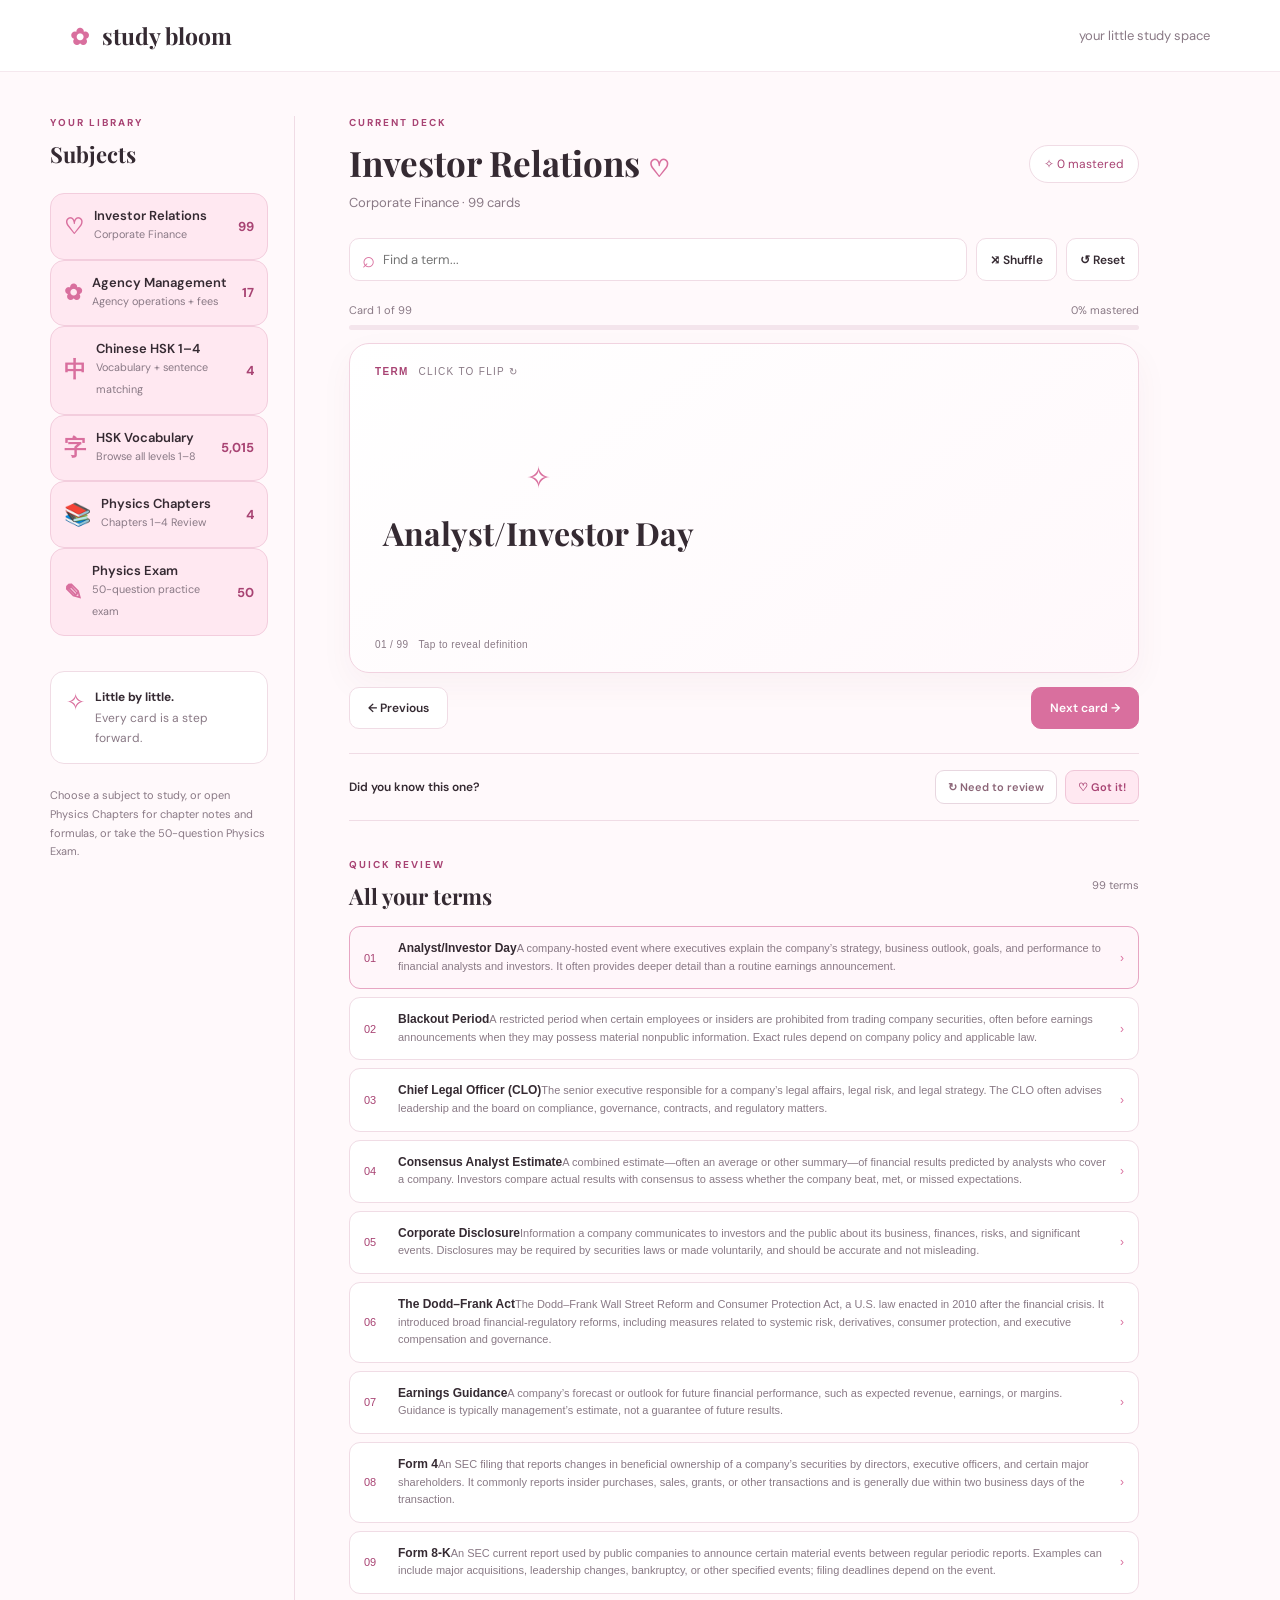
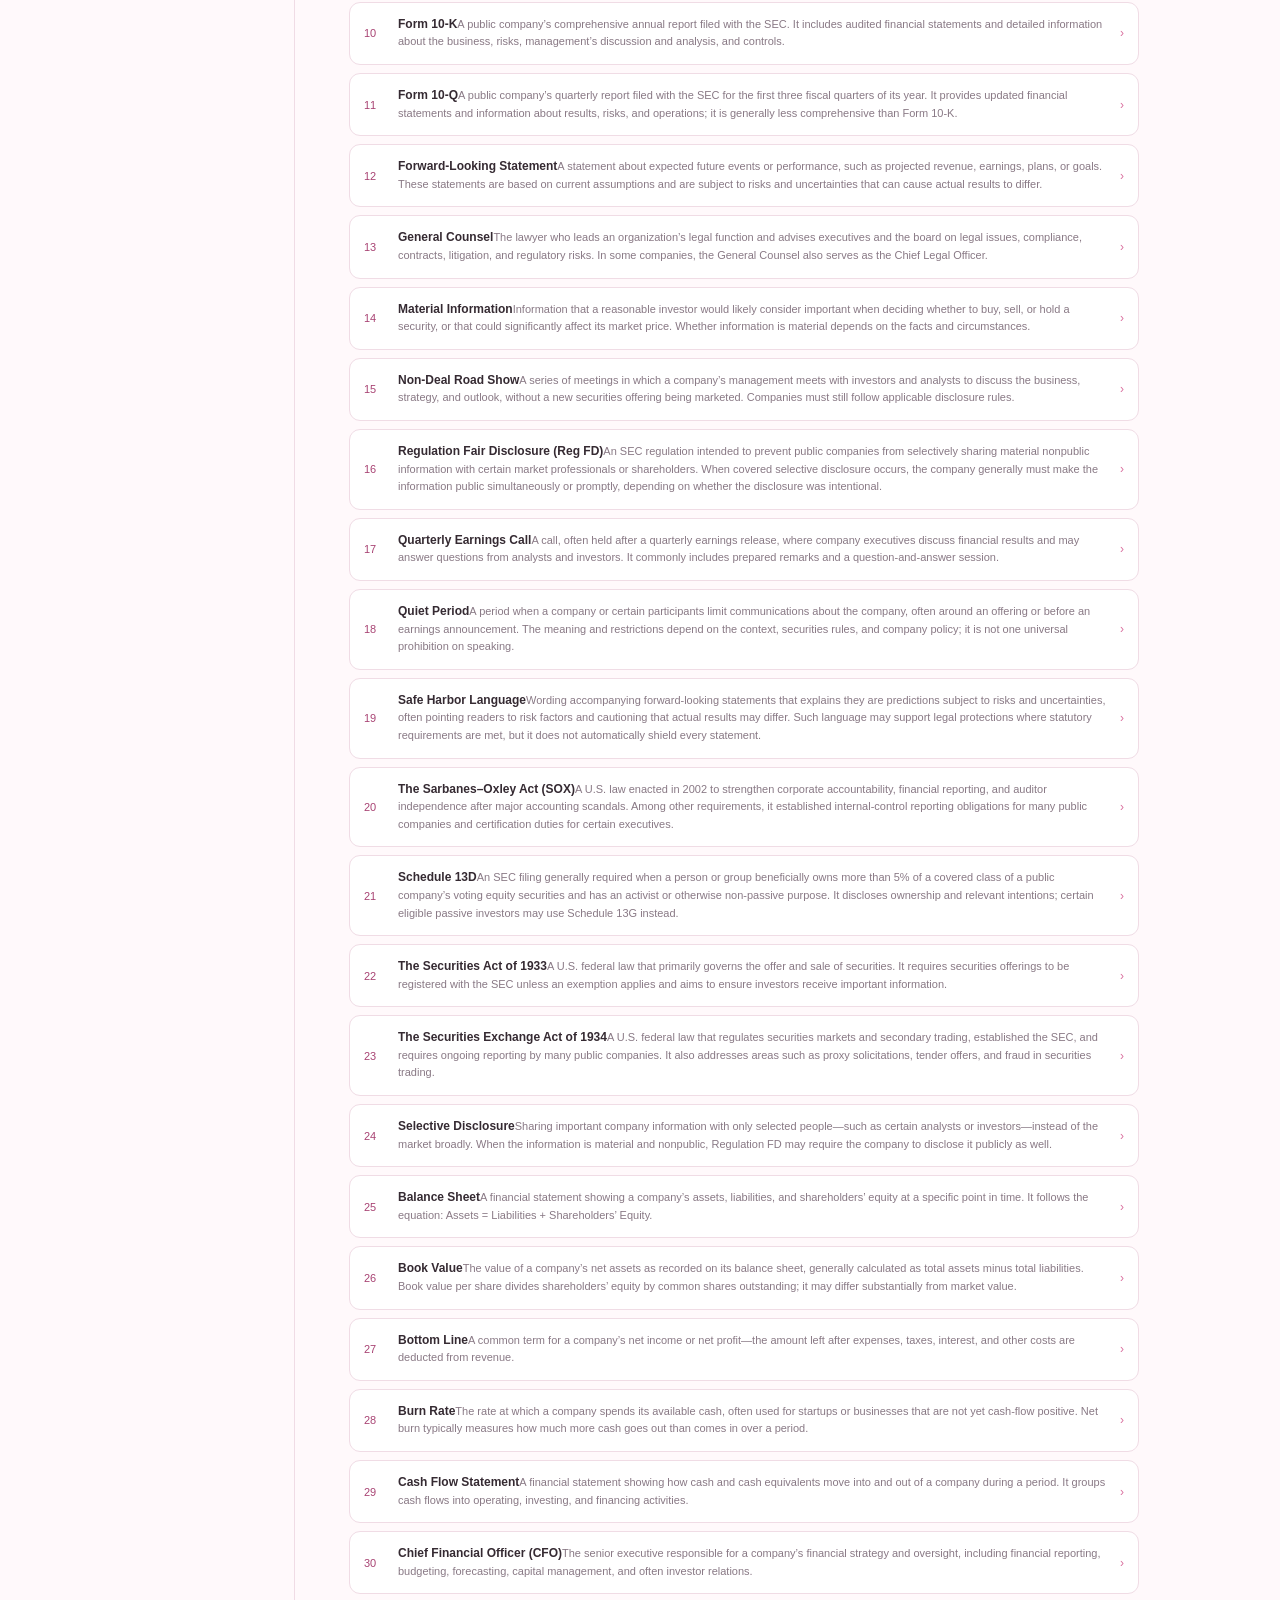
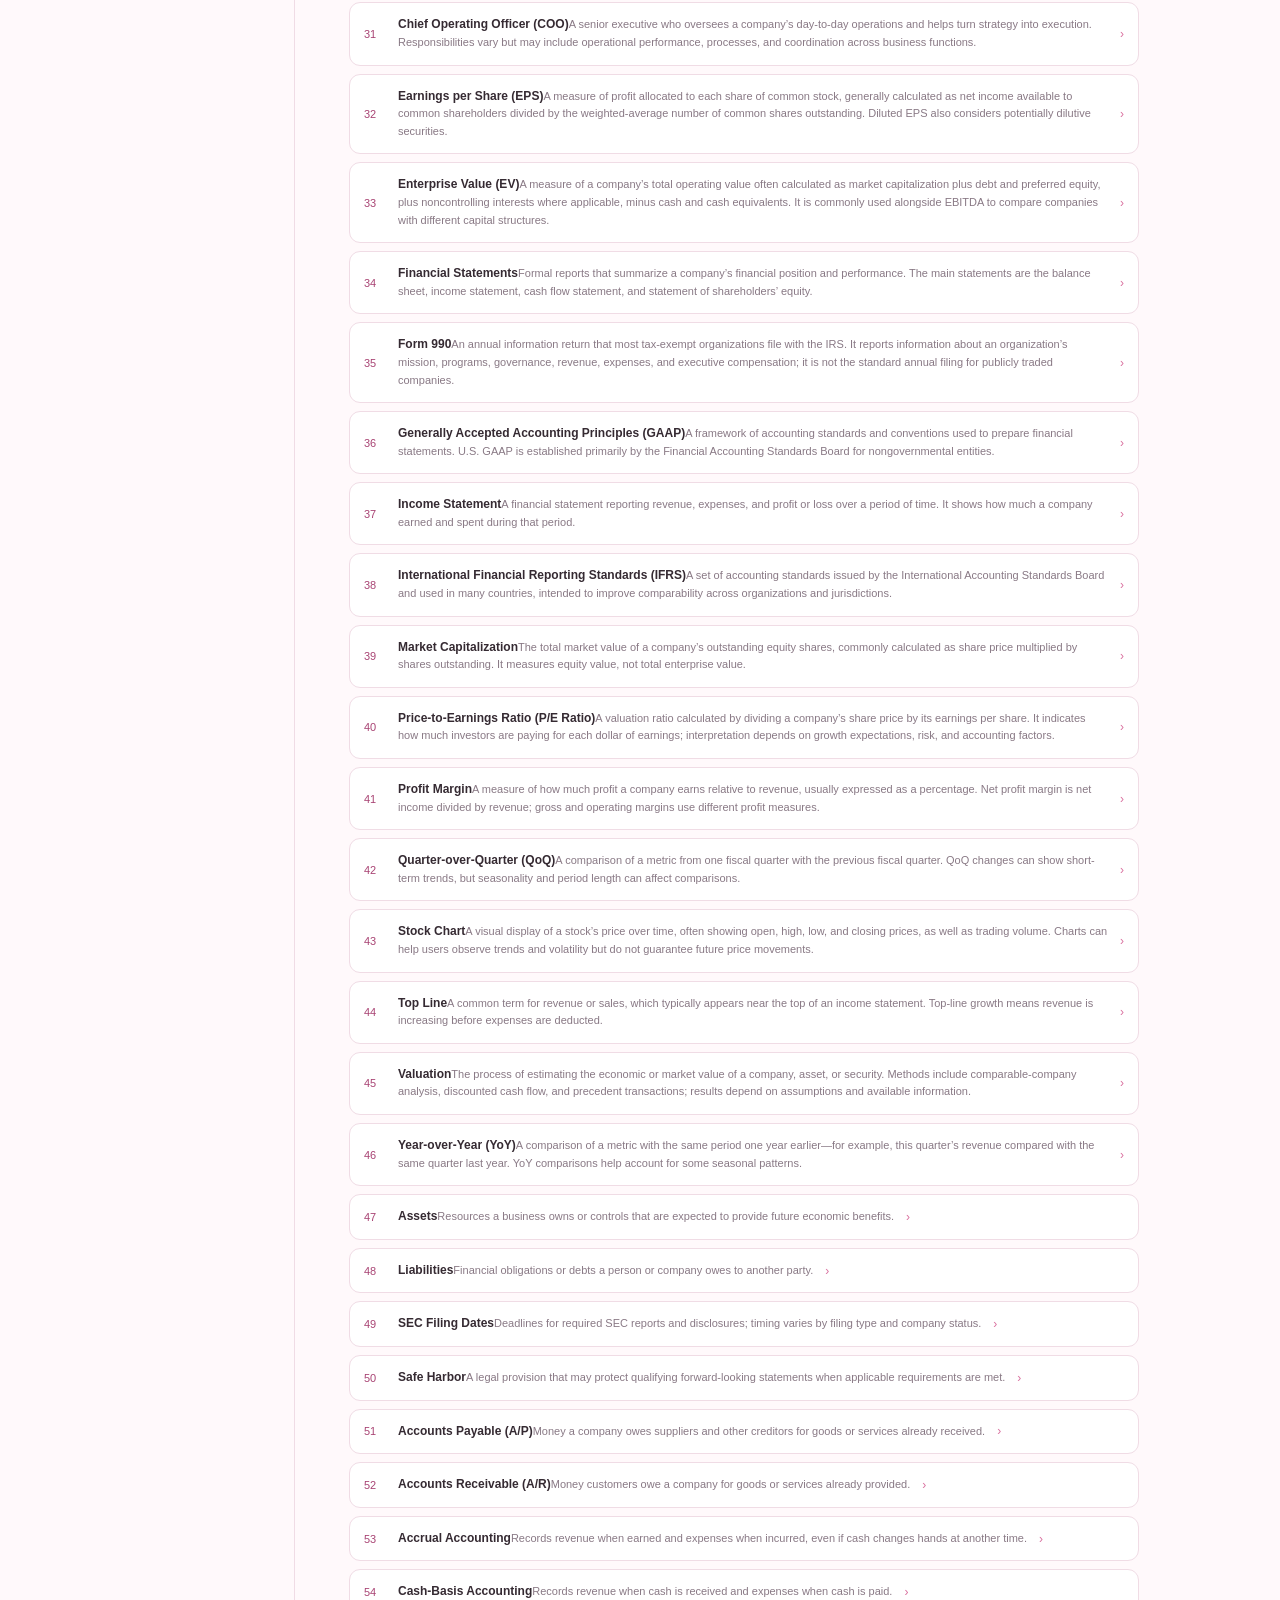
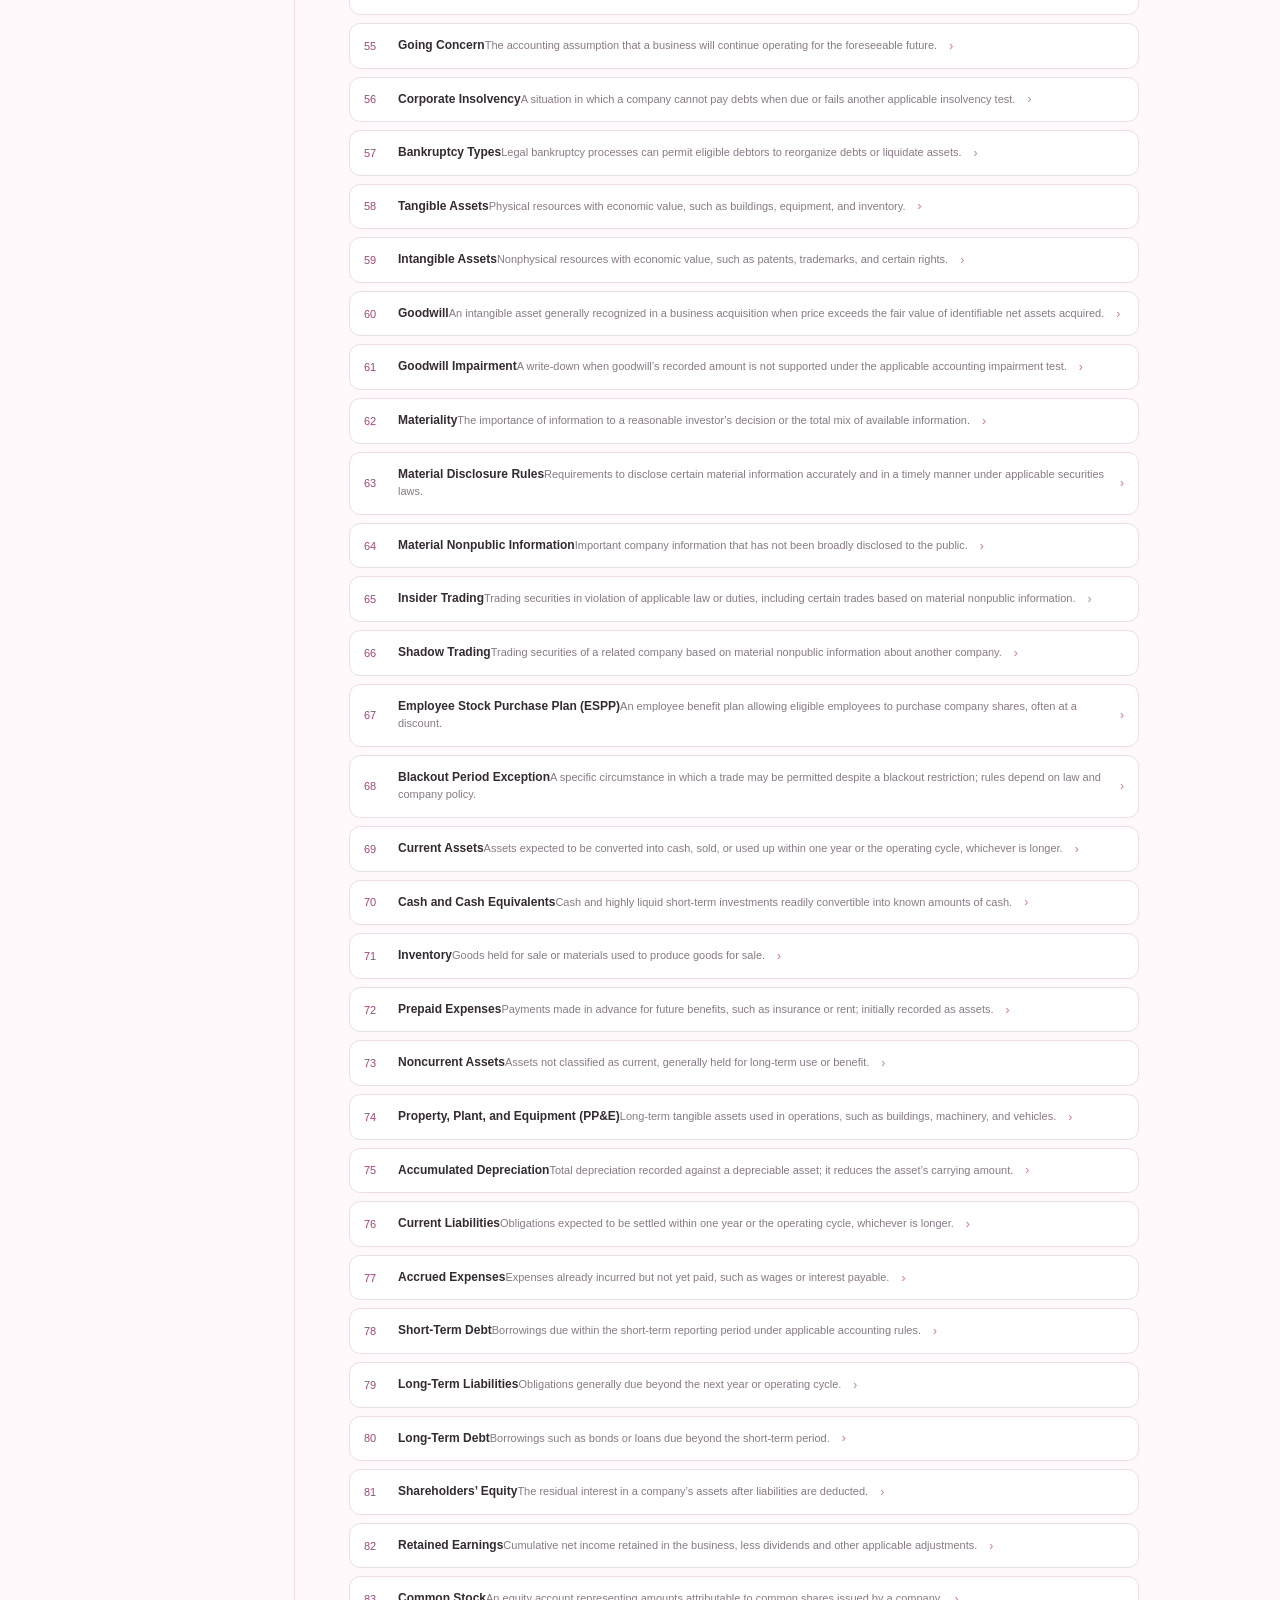
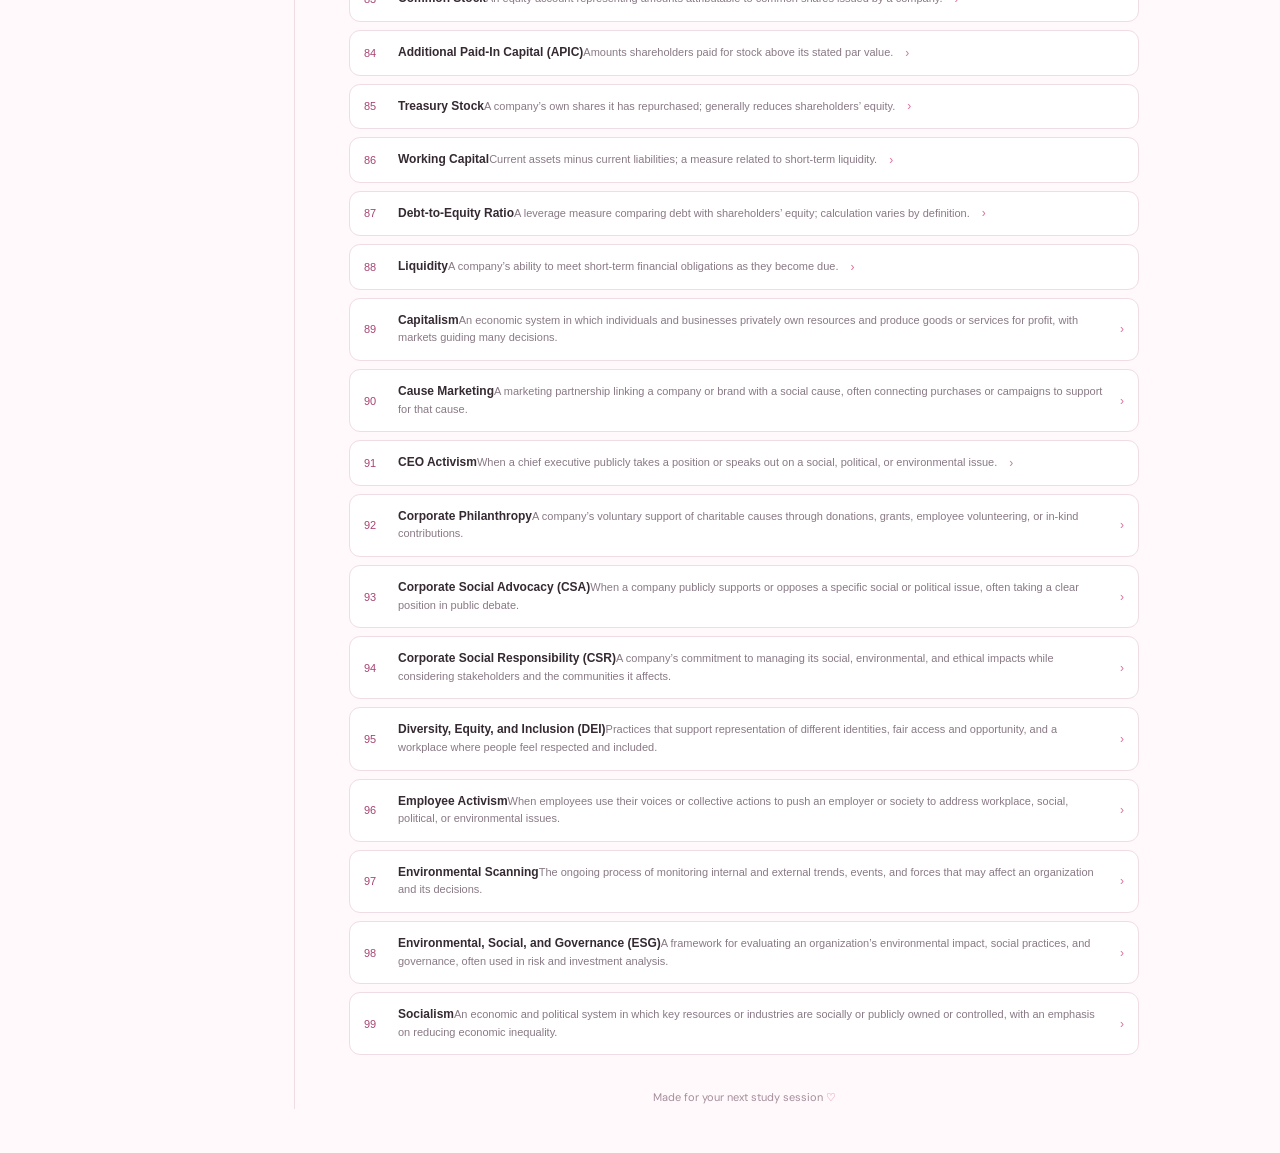
<file: index.html>
<!doctype html>
<html lang="en">
<head>
<meta charset="utf-8"><meta name="viewport" content="width=device-width, initial-scale=1">
<meta name="theme-color" content="#fff5f8">
<title>Study Bloom | Flashcards</title>
<link rel="stylesheet" href="style.css">
</head>
<body>
<header class="topbar">
  <a class="brand" href="#" aria-label="Study Bloom home"><span class="brand-icon">✿</span> study bloom</a>
  <span class="top-note">your little study space</span>
</header>
<main class="layout">
  <aside class="sidebar">
    <p class="eyebrow">YOUR LIBRARY</p>
    <h2>Subjects</h2>
    <button class="subject active" id="subjectButton"><span>♡</span><span>Investor Relations<br><small>Corporate Finance</small></span><b>88</b></button>
    <a class="subject" href="agency-management.html" style="display:flex;align-items:center;gap:10px;text-decoration:none;color:inherit"><span>✿</span><span>Agency Management<br><small>Agency operations + fees</small></span><b>17</b></a>
    <a class="subject" href="chinese.html" style="display:flex;align-items:center;gap:10px;text-decoration:none;color:inherit"><span>中</span><span>Chinese HSK 1–4<br><small>Vocabulary + sentence matching</small></span><b>4</b></a>
    <a class="subject" href="vocabulary.html" style="display:flex;align-items:center;gap:10px;text-decoration:none;color:inherit"><span>字</span><span>HSK Vocabulary<br><small>Browse all levels 1–8</small></span><b>5,015</b></a>
  <a class="subject" href="physics.html" style="display:flex;align-items:center;gap:10px;text-decoration:none;color:inherit"><span>📚</span><span>Physics Chapters<br><small>Chapters 1–4 Review</small></span><b>4</b></a>
    <a class="subject" href="physics-exam.html" style="display:flex;align-items:center;gap:10px;text-decoration:none;color:inherit"><span>✎</span><span>Physics Exam<br><small>50-question practice exam</small></span><b>50</b></a>
    <div class="sidebar-tip"><span>✧</span><p><strong>Little by little.</strong><br>Every card is a step forward.</p></div>
    <p class="small-note">Choose a subject to study, or open Physics Chapters for chapter notes and formulas, or take the 50-question Physics Exam.</p>
  </aside>
  <section class="study">
    <div class="heading-row"><div><p class="eyebrow">CURRENT DECK</p><h1>Investor Relations <span>♡</span></h1><p class="subheading">Corporate Finance · 88 cards</p></div><div class="streak">✧ <span id="knownCount">0</span> mastered</div></div>
    <div class="toolbar">
      <label class="search"><span>⌕</span><input id="search" placeholder="Find a term..." aria-label="Search terms"></label>
      <button id="shuffle" class="soft-button">⤨ Shuffle</button>
      <button id="reset" class="soft-button">↺ Reset</button>
    </div>
    <div class="progress-wrap"><div class="progress-label"><span id="progressText">Card 1 of 88</span><span id="percent">0% mastered</span></div><div class="progress-track"><div id="progressBar"></div></div></div>
    <button class="flashcard" id="flashcard" aria-label="Flip flashcard" aria-pressed="false">
      <span class="card-top"><span id="sideLabel">TERM</span><span>CLICK TO FLIP ↻</span></span>
      <span class="card-center"><span class="sparkle">✧</span><span id="cardText">Analyst/Investor Day</span></span>
      <span class="card-bottom"><span id="cardIndex">01 / 88</span><span id="flipHint">Tap to reveal definition</span></span>
    </button>
    <div class="controls"><button class="nav-button" id="prev">← Previous</button><button class="nav-button primary" id="next">Next card →</button></div>
    <div class="recall"><p>Did you know this one?</p><div><button class="recall-btn nope" id="review">↻ Need to review</button><button class="recall-btn yep" id="mastered">♡ Got it!</button></div></div>
    <section class="all-cards"><div class="list-heading"><div><p class="eyebrow">QUICK REVIEW</p>
      <h2>All your terms</h2></div><span id="listCount">88 terms</span></div>
      <div id="termList" class="term-list"></div></section>
    <footer>Made for your next study session <span>♡</span></footer>
  </section>
</main>
<script src="script.js"></script>
</body></html>
</file>
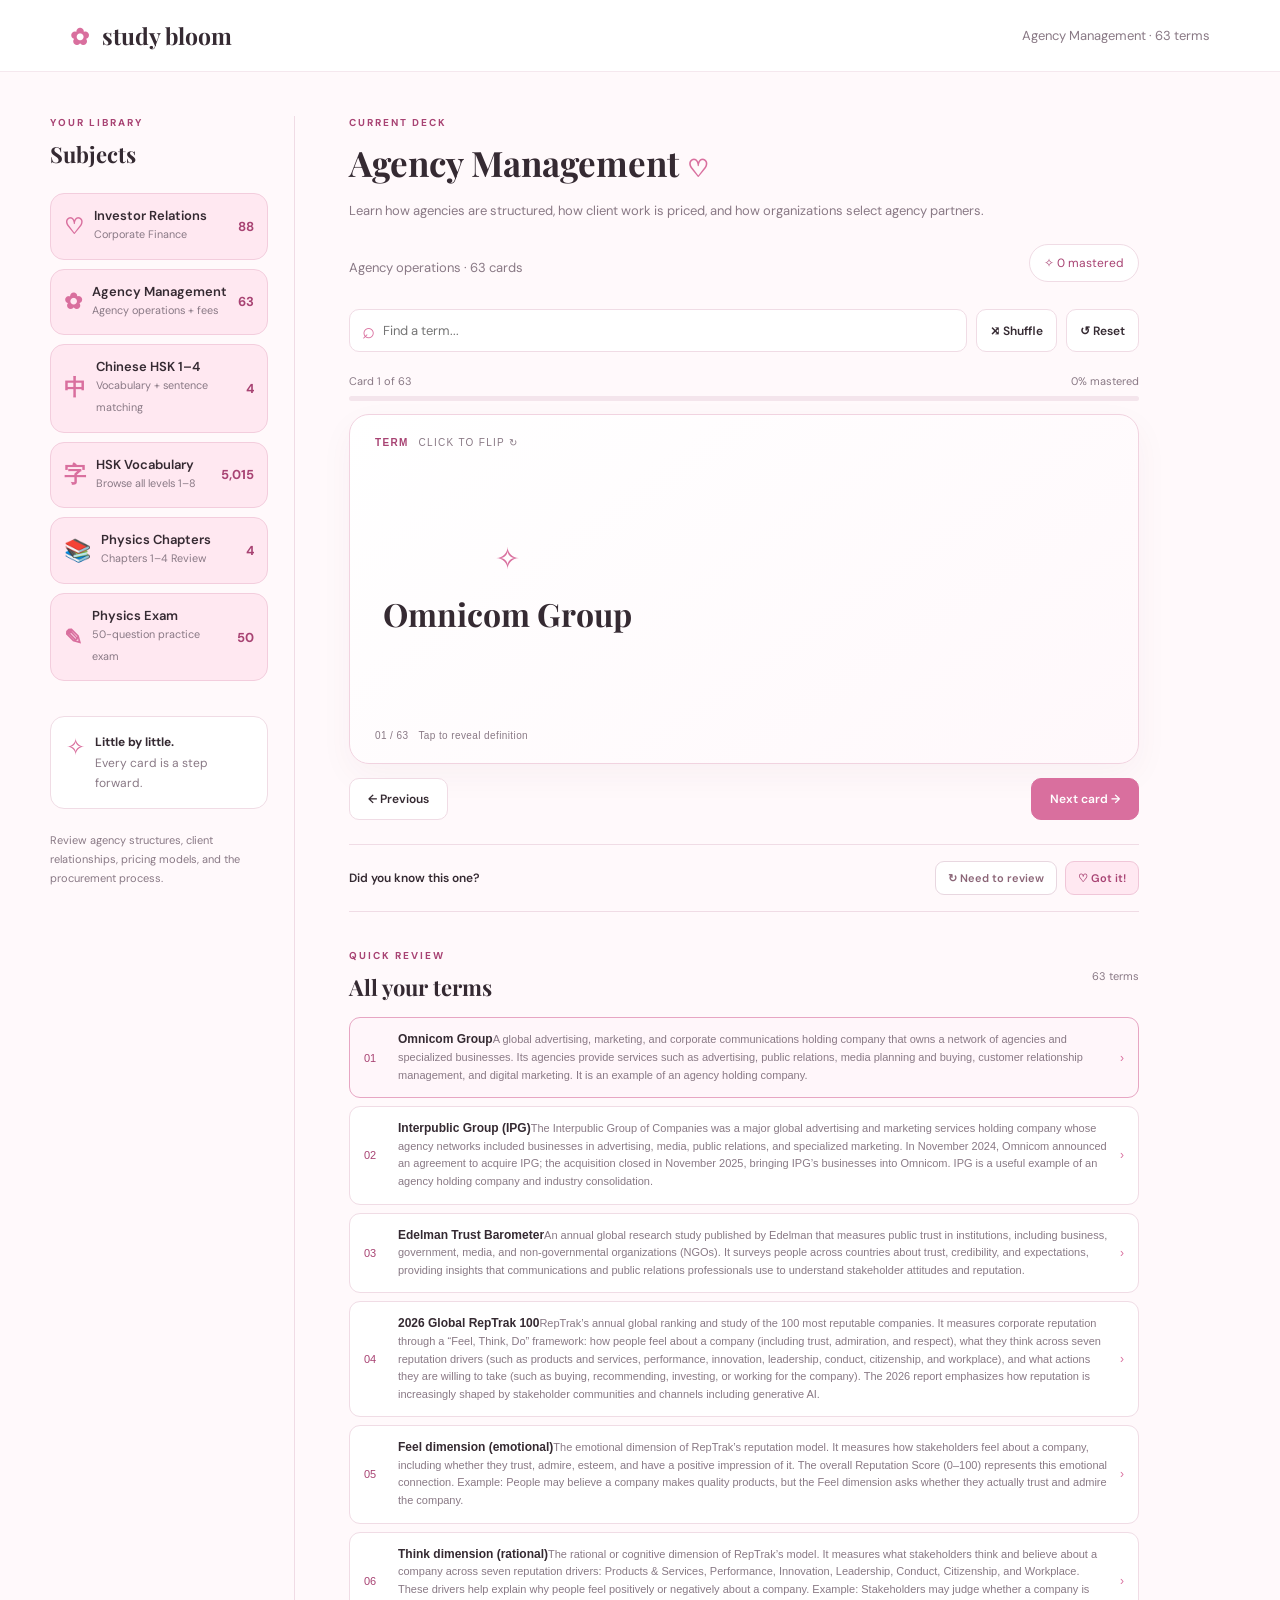
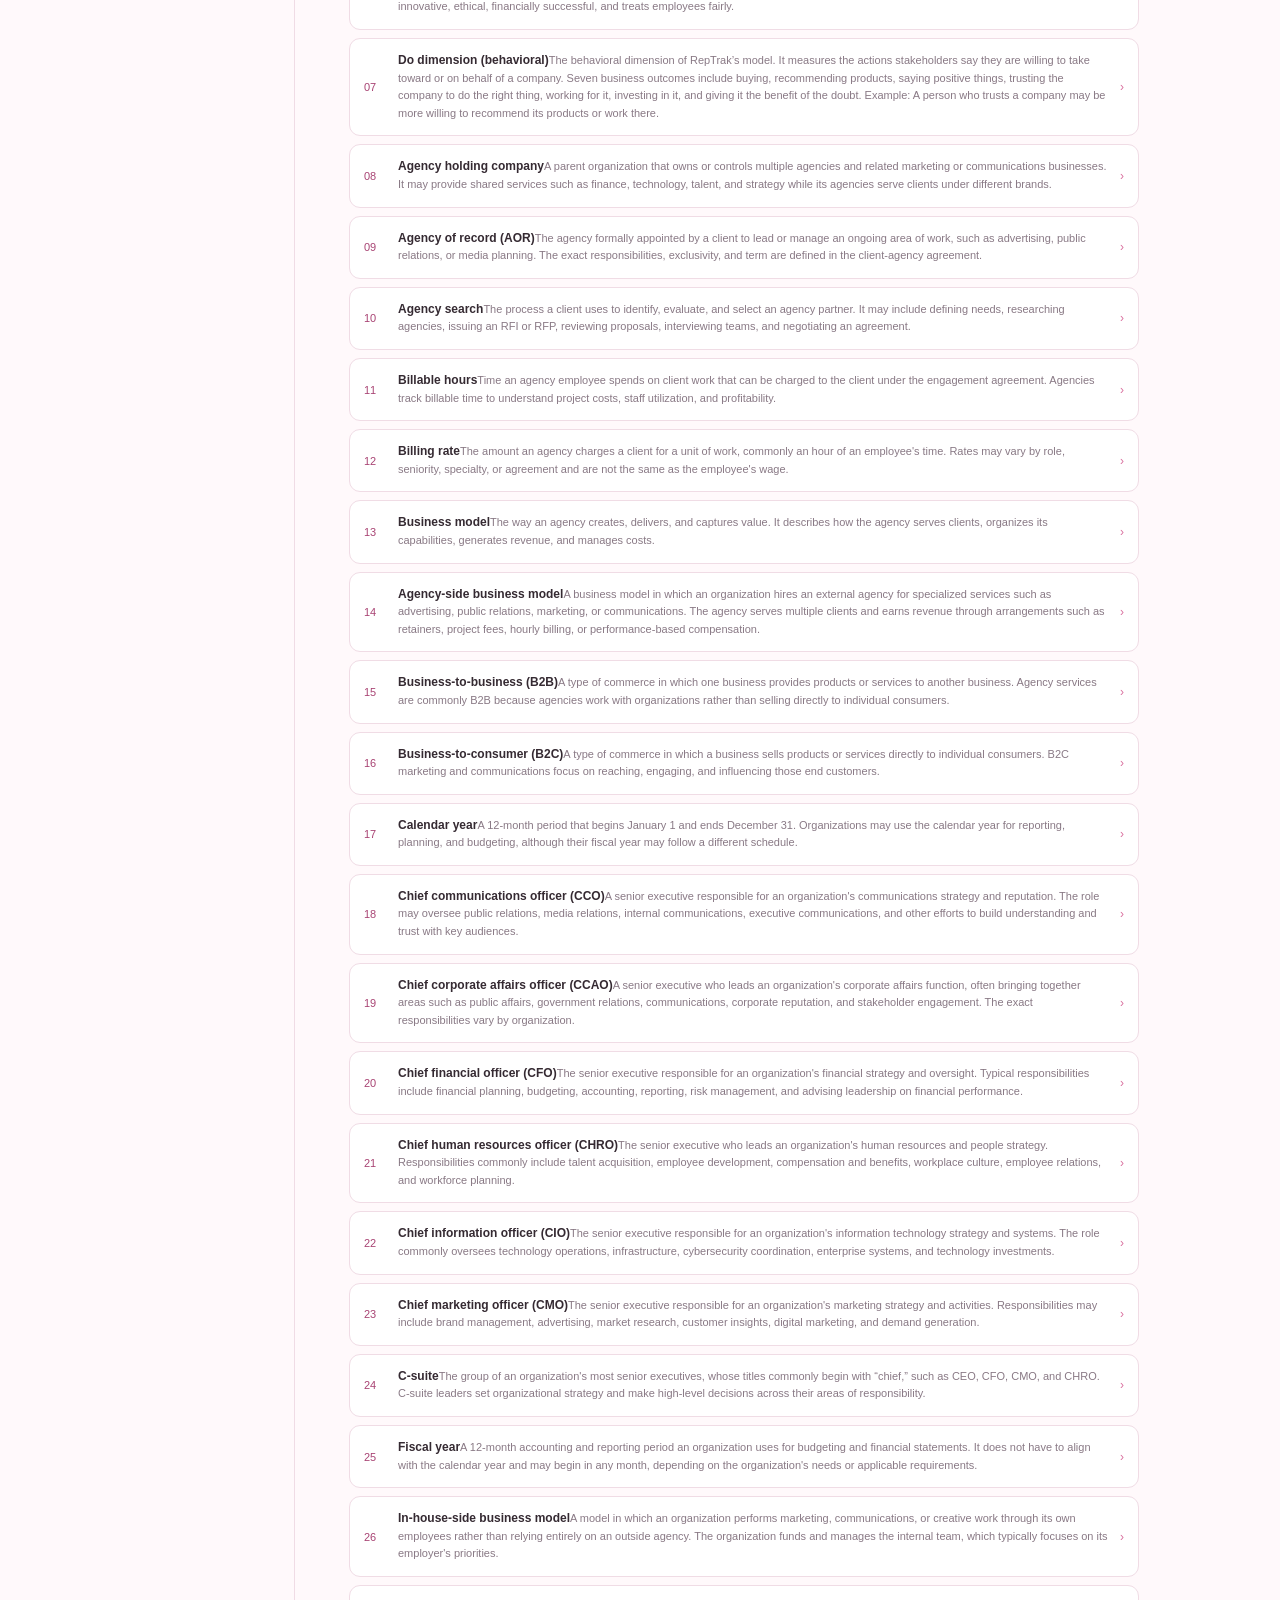
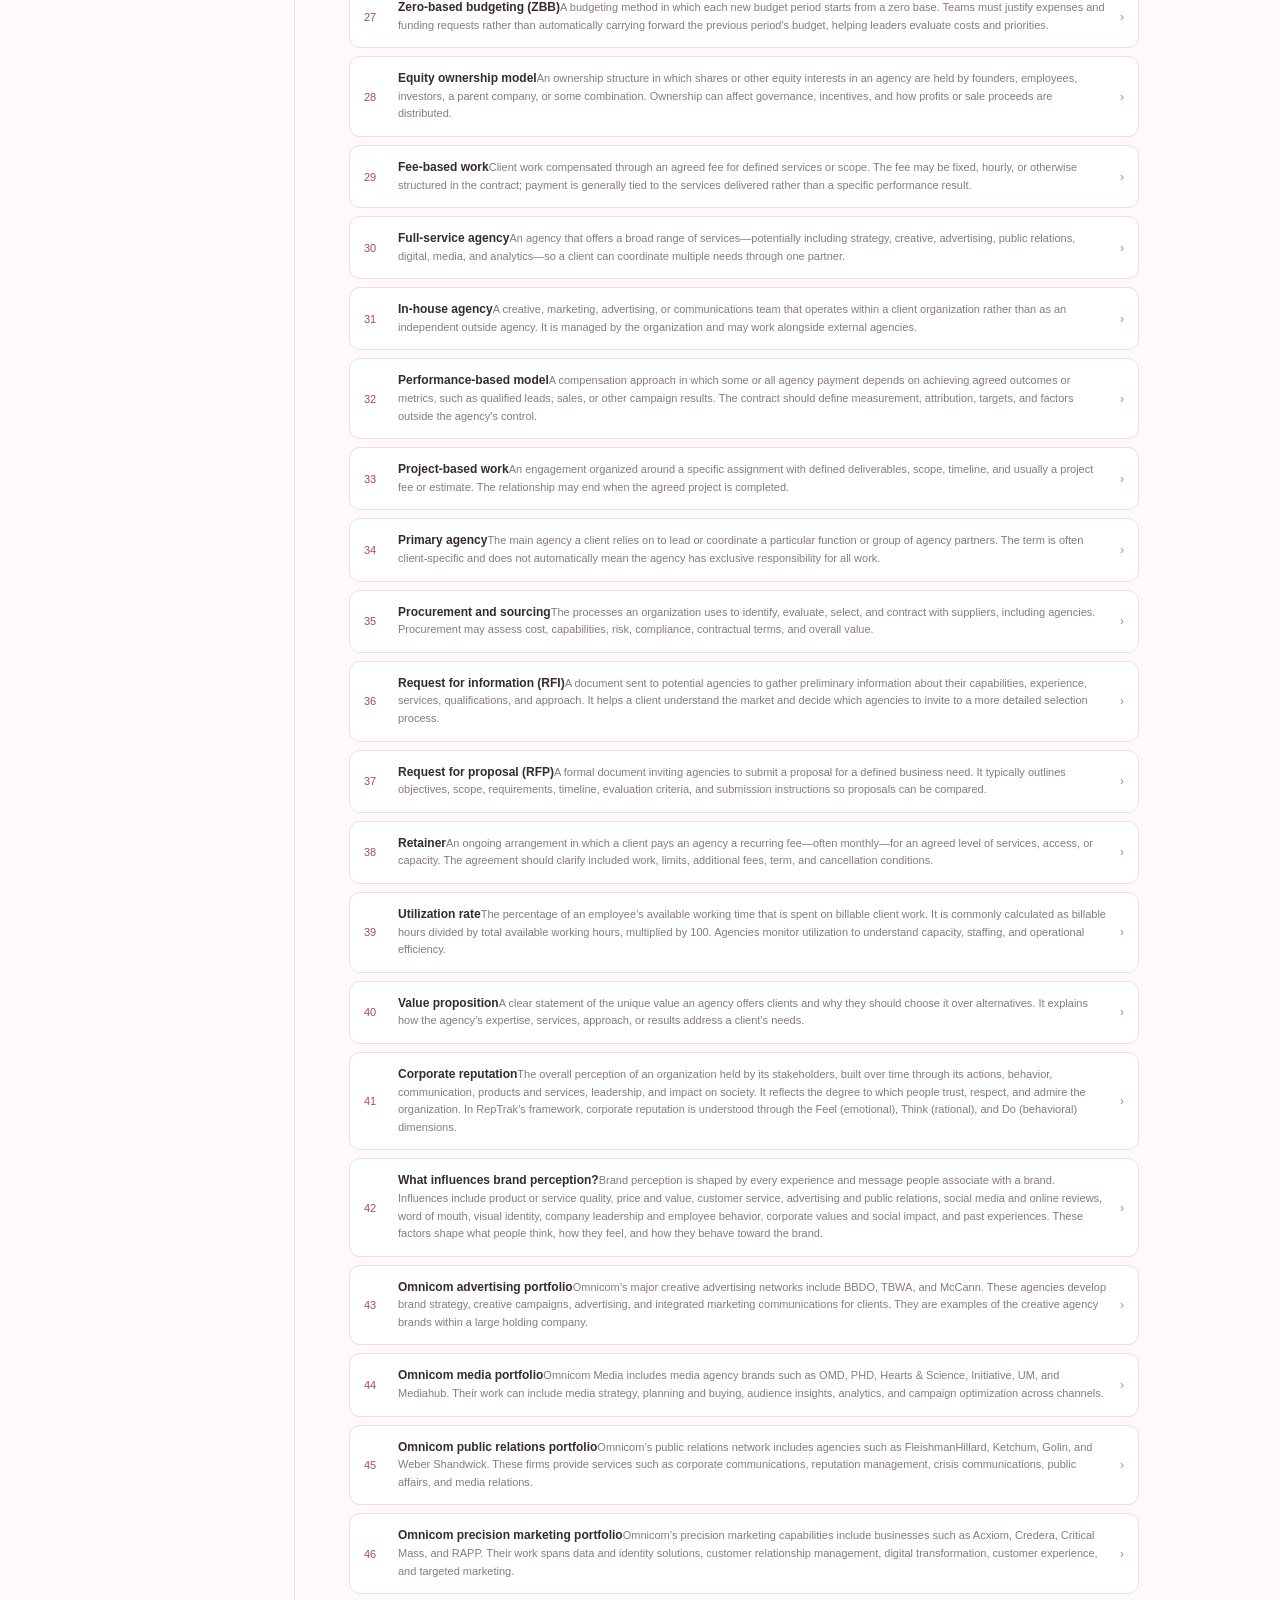
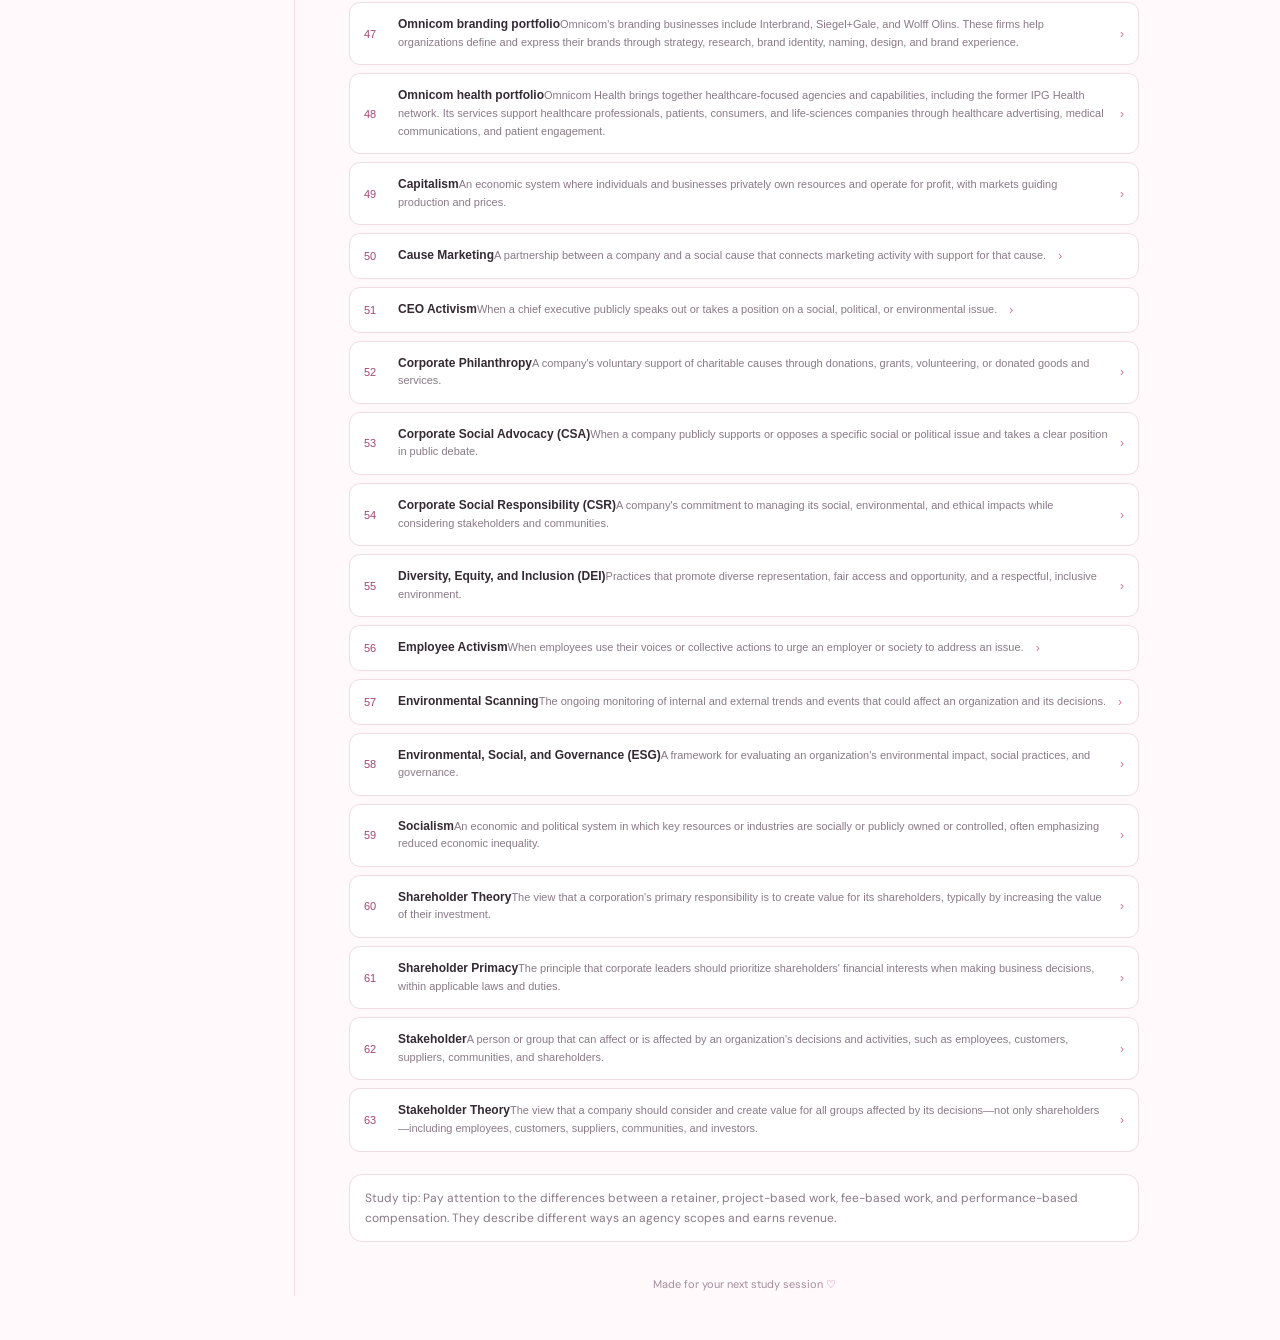
<file: agency-management.html>
<!doctype html>
<html lang="en">
<head>
<meta charset="utf-8"><meta name="viewport" content="width=device-width, initial-scale=1">
<meta name="theme-color" content="#fff5f8">
<title>Agency Management | Study Bloom</title>
<link rel="stylesheet" href="style.css">
<style>
.agency-intro{margin:0 0 22px}.agency-intro p:last-child{max-width:680px;color:var(--muted);font-size:13px;line-height:1.8}
.agency-note{background:#fff;border:1px solid var(--line);border-radius:13px;padding:13px 15px;color:var(--muted);font-size:12px;line-height:1.7;margin-top:22px}
.subject-link{display:flex;align-items:center;gap:10px;text-decoration:none;color:inherit}
.flashcard{min-height:350px}
@media(max-width:760px){.flashcard{min-height:320px}}
</style>
</head>
<body>
<header class="topbar"><a class="brand" href="index.html"><span class="brand-icon">✿</span> study bloom</a><span class="top-note">Agency Management · 63 terms</span></header>
<main class="layout">
<aside class="sidebar">
<p class="eyebrow">YOUR LIBRARY</p><h2>Subjects</h2>
<a class="subject subject-link" href="index.html"><span>♡</span><span>Investor Relations<br><small>Corporate Finance</small></span><b>88</b></a>
<a class="subject subject-link" href="agency-management.html" aria-current="page" style="margin-top:9px"><span>✿</span><span>Agency Management<br><small>Agency operations + fees</small></span><b>63</b></a>
<a class="subject subject-link" href="chinese.html" style="margin-top:9px"><span>中</span><span>Chinese HSK 1–4<br><small>Vocabulary + sentence matching</small></span><b>4</b></a>
<a class="subject subject-link" href="vocabulary.html" style="margin-top:9px"><span>字</span><span>HSK Vocabulary<br><small>Browse all levels 1–8</small></span><b>5,015</b></a>
<a class="subject subject-link" href="physics.html" style="margin-top:9px"><span>📚</span><span>Physics Chapters<br><small>Chapters 1–4 Review</small></span><b>4</b></a>
<a class="subject subject-link" href="physics-exam.html" style="margin-top:9px"><span>✎</span><span>Physics Exam<br><small>50-question practice exam</small></span><b>50</b></a>
<div class="sidebar-tip"><span>✧</span><p><strong>Little by little.</strong><br>Every card is a step forward.</p></div>
<p class="small-note">Review agency structures, client relationships, pricing models, and the procurement process.</p>
</aside>
<section class="study">
<div class="agency-intro"><p class="eyebrow">CURRENT DECK</p><h1>Agency Management <span>♡</span></h1><p>Learn how agencies are structured, how client work is priced, and how organizations select agency partners.</p></div>
<div class="heading-row"><div><p class="subheading">Agency operations · 63 cards</p></div><div class="streak">✧ <span id="knownCount">0</span> mastered</div></div>
<div class="toolbar"><label class="search"><span>⌕</span><input id="search" placeholder="Find a term..." aria-label="Search terms"></label><button id="shuffle" class="soft-button">⤨ Shuffle</button><button id="reset" class="soft-button">↺ Reset</button></div>
<div class="progress-wrap"><div class="progress-label"><span id="progressText">Card 1 of 63</span><span id="percent">0% mastered</span></div><div class="progress-track"><div id="progressBar"></div></div></div>
<button class="flashcard" id="flashcard" aria-label="Flip flashcard" aria-pressed="false"><span class="card-top"><span id="sideLabel">TERM</span><span>CLICK TO FLIP ↻</span></span><span class="card-center"><span class="sparkle">✧</span><span id="cardText">Agency holding company</span></span><span class="card-bottom"><span id="cardIndex">01 / 63</span><span id="flipHint">Tap to reveal definition</span></span></button>
<div class="controls"><button class="nav-button" id="prev">← Previous</button><button class="nav-button primary" id="next">Next card →</button></div>
<div class="recall"><p>Did you know this one?</p><div><button class="recall-btn nope" id="review">↻ Need to review</button><button class="recall-btn yep" id="mastered">♡ Got it!</button></div></div>
<section class="all-cards"><div class="list-heading"><div><p class="eyebrow">QUICK REVIEW</p><h2>All your terms</h2></div><span id="listCount">63 terms</span></div><div id="termList" class="term-list"></div></section>
<div class="agency-note">Study tip: Pay attention to the differences between a retainer, project-based work, fee-based work, and performance-based compensation. They describe different ways an agency scopes and earns revenue.</div>
<footer>Made for your next study session <span>♡</span></footer>
</section></main>
<script>
const cards = [
{term:"Omnicom Group",definition:"A global advertising, marketing, and corporate communications holding company that owns a network of agencies and specialized businesses. Its agencies provide services such as advertising, public relations, media planning and buying, customer relationship management, and digital marketing. It is an example of an agency holding company."},
{term:"Interpublic Group (IPG)",definition:"The Interpublic Group of Companies was a major global advertising and marketing services holding company whose agency networks included businesses in advertising, media, public relations, and specialized marketing. In November 2024, Omnicom announced an agreement to acquire IPG; the acquisition closed in November 2025, bringing IPG’s businesses into Omnicom. IPG is a useful example of an agency holding company and industry consolidation."},
{term:"Edelman Trust Barometer",definition:"An annual global research study published by Edelman that measures public trust in institutions, including business, government, media, and non-governmental organizations (NGOs). It surveys people across countries about trust, credibility, and expectations, providing insights that communications and public relations professionals use to understand stakeholder attitudes and reputation."},
{term:"2026 Global RepTrak 100",definition:"RepTrak’s annual global ranking and study of the 100 most reputable companies. It measures corporate reputation through a “Feel, Think, Do” framework: how people feel about a company (including trust, admiration, and respect), what they think across seven reputation drivers (such as products and services, performance, innovation, leadership, conduct, citizenship, and workplace), and what actions they are willing to take (such as buying, recommending, investing, or working for the company). The 2026 report emphasizes how reputation is increasingly shaped by stakeholder communities and channels including generative AI."},
{term:"Feel dimension (emotional)",definition:"The emotional dimension of RepTrak’s reputation model. It measures how stakeholders feel about a company, including whether they trust, admire, esteem, and have a positive impression of it. The overall Reputation Score (0–100) represents this emotional connection. Example: People may believe a company makes quality products, but the Feel dimension asks whether they actually trust and admire the company."},
{term:"Think dimension (rational)",definition:"The rational or cognitive dimension of RepTrak’s model. It measures what stakeholders think and believe about a company across seven reputation drivers: Products & Services, Performance, Innovation, Leadership, Conduct, Citizenship, and Workplace. These drivers help explain why people feel positively or negatively about a company. Example: Stakeholders may judge whether a company is innovative, ethical, financially successful, and treats employees fairly."},
{term:"Do dimension (behavioral)",definition:"The behavioral dimension of RepTrak’s model. It measures the actions stakeholders say they are willing to take toward or on behalf of a company. Seven business outcomes include buying, recommending products, saying positive things, trusting the company to do the right thing, working for it, investing in it, and giving it the benefit of the doubt. Example: A person who trusts a company may be more willing to recommend its products or work there."},
{term:"Agency holding company",definition:"A parent organization that owns or controls multiple agencies and related marketing or communications businesses. It may provide shared services such as finance, technology, talent, and strategy while its agencies serve clients under different brands."},
{term:"Agency of record (AOR)",definition:"The agency formally appointed by a client to lead or manage an ongoing area of work, such as advertising, public relations, or media planning. The exact responsibilities, exclusivity, and term are defined in the client-agency agreement."},
{term:"Agency search",definition:"The process a client uses to identify, evaluate, and select an agency partner. It may include defining needs, researching agencies, issuing an RFI or RFP, reviewing proposals, interviewing teams, and negotiating an agreement."},
{term:"Billable hours",definition:"Time an agency employee spends on client work that can be charged to the client under the engagement agreement. Agencies track billable time to understand project costs, staff utilization, and profitability."},
{term:"Billing rate",definition:"The amount an agency charges a client for a unit of work, commonly an hour of an employee's time. Rates may vary by role, seniority, specialty, or agreement and are not the same as the employee's wage."},
{term:"Business model",definition:"The way an agency creates, delivers, and captures value. It describes how the agency serves clients, organizes its capabilities, generates revenue, and manages costs."},
{term:"Agency-side business model",definition:"A business model in which an organization hires an external agency for specialized services such as advertising, public relations, marketing, or communications. The agency serves multiple clients and earns revenue through arrangements such as retainers, project fees, hourly billing, or performance-based compensation."},
{term:"Business-to-business (B2B)",definition:"A type of commerce in which one business provides products or services to another business. Agency services are commonly B2B because agencies work with organizations rather than selling directly to individual consumers."},
{term:"Business-to-consumer (B2C)",definition:"A type of commerce in which a business sells products or services directly to individual consumers. B2C marketing and communications focus on reaching, engaging, and influencing those end customers."},
{term:"Calendar year",definition:"A 12-month period that begins January 1 and ends December 31. Organizations may use the calendar year for reporting, planning, and budgeting, although their fiscal year may follow a different schedule."},
{term:"Chief communications officer (CCO)",definition:"A senior executive responsible for an organization's communications strategy and reputation. The role may oversee public relations, media relations, internal communications, executive communications, and other efforts to build understanding and trust with key audiences."},
{term:"Chief corporate affairs officer (CCAO)",definition:"A senior executive who leads an organization's corporate affairs function, often bringing together areas such as public affairs, government relations, communications, corporate reputation, and stakeholder engagement. The exact responsibilities vary by organization."},
{term:"Chief financial officer (CFO)",definition:"The senior executive responsible for an organization's financial strategy and oversight. Typical responsibilities include financial planning, budgeting, accounting, reporting, risk management, and advising leadership on financial performance."},
{term:"Chief human resources officer (CHRO)",definition:"The senior executive who leads an organization's human resources and people strategy. Responsibilities commonly include talent acquisition, employee development, compensation and benefits, workplace culture, employee relations, and workforce planning."},
{term:"Chief information officer (CIO)",definition:"The senior executive responsible for an organization's information technology strategy and systems. The role commonly oversees technology operations, infrastructure, cybersecurity coordination, enterprise systems, and technology investments."},
{term:"Chief marketing officer (CMO)",definition:"The senior executive responsible for an organization's marketing strategy and activities. Responsibilities may include brand management, advertising, market research, customer insights, digital marketing, and demand generation."},
{term:"C-suite",definition:"The group of an organization's most senior executives, whose titles commonly begin with “chief,” such as CEO, CFO, CMO, and CHRO. C-suite leaders set organizational strategy and make high-level decisions across their areas of responsibility."},
{term:"Fiscal year",definition:"A 12-month accounting and reporting period an organization uses for budgeting and financial statements. It does not have to align with the calendar year and may begin in any month, depending on the organization's needs or applicable requirements."},
{term:"In-house-side business model",definition:"A model in which an organization performs marketing, communications, or creative work through its own employees rather than relying entirely on an outside agency. The organization funds and manages the internal team, which typically focuses on its employer's priorities."},
{term:"Zero-based budgeting (ZBB)",definition:"A budgeting method in which each new budget period starts from a zero base. Teams must justify expenses and funding requests rather than automatically carrying forward the previous period's budget, helping leaders evaluate costs and priorities."},
{term:"Equity ownership model",definition:"An ownership structure in which shares or other equity interests in an agency are held by founders, employees, investors, a parent company, or some combination. Ownership can affect governance, incentives, and how profits or sale proceeds are distributed."},
{term:"Fee-based work",definition:"Client work compensated through an agreed fee for defined services or scope. The fee may be fixed, hourly, or otherwise structured in the contract; payment is generally tied to the services delivered rather than a specific performance result."},
{term:"Full-service agency",definition:"An agency that offers a broad range of services—potentially including strategy, creative, advertising, public relations, digital, media, and analytics—so a client can coordinate multiple needs through one partner."},
{term:"In-house agency",definition:"A creative, marketing, advertising, or communications team that operates within a client organization rather than as an independent outside agency. It is managed by the organization and may work alongside external agencies."},
{term:"Performance-based model",definition:"A compensation approach in which some or all agency payment depends on achieving agreed outcomes or metrics, such as qualified leads, sales, or other campaign results. The contract should define measurement, attribution, targets, and factors outside the agency's control."},
{term:"Project-based work",definition:"An engagement organized around a specific assignment with defined deliverables, scope, timeline, and usually a project fee or estimate. The relationship may end when the agreed project is completed."},
{term:"Primary agency",definition:"The main agency a client relies on to lead or coordinate a particular function or group of agency partners. The term is often client-specific and does not automatically mean the agency has exclusive responsibility for all work."},
{term:"Procurement and sourcing",definition:"The processes an organization uses to identify, evaluate, select, and contract with suppliers, including agencies. Procurement may assess cost, capabilities, risk, compliance, contractual terms, and overall value."},
{term:"Request for information (RFI)",definition:"A document sent to potential agencies to gather preliminary information about their capabilities, experience, services, qualifications, and approach. It helps a client understand the market and decide which agencies to invite to a more detailed selection process."},
{term:"Request for proposal (RFP)",definition:"A formal document inviting agencies to submit a proposal for a defined business need. It typically outlines objectives, scope, requirements, timeline, evaluation criteria, and submission instructions so proposals can be compared."},
{term:"Retainer",definition:"An ongoing arrangement in which a client pays an agency a recurring fee—often monthly—for an agreed level of services, access, or capacity. The agreement should clarify included work, limits, additional fees, term, and cancellation conditions."},
{term:"Utilization rate",definition:"The percentage of an employee’s available working time that is spent on billable client work. It is commonly calculated as billable hours divided by total available working hours, multiplied by 100. Agencies monitor utilization to understand capacity, staffing, and operational efficiency."},
{term:"Value proposition",definition:"A clear statement of the unique value an agency offers clients and why they should choose it over alternatives. It explains how the agency’s expertise, services, approach, or results address a client’s needs."},
{term:"Corporate reputation",definition:"The overall perception of an organization held by its stakeholders, built over time through its actions, behavior, communication, products and services, leadership, and impact on society. It reflects the degree to which people trust, respect, and admire the organization. In RepTrak’s framework, corporate reputation is understood through the Feel (emotional), Think (rational), and Do (behavioral) dimensions."},
{term:"What influences brand perception?",definition:"Brand perception is shaped by every experience and message people associate with a brand. Influences include product or service quality, price and value, customer service, advertising and public relations, social media and online reviews, word of mouth, visual identity, company leadership and employee behavior, corporate values and social impact, and past experiences. These factors shape what people think, how they feel, and how they behave toward the brand."},
{term:"Omnicom advertising portfolio",definition:"Omnicom’s major creative advertising networks include BBDO, TBWA, and McCann. These agencies develop brand strategy, creative campaigns, advertising, and integrated marketing communications for clients. They are examples of the creative agency brands within a large holding company."},
{term:"Omnicom media portfolio",definition:"Omnicom Media includes media agency brands such as OMD, PHD, Hearts & Science, Initiative, UM, and Mediahub. Their work can include media strategy, planning and buying, audience insights, analytics, and campaign optimization across channels."},
{term:"Omnicom public relations portfolio",definition:"Omnicom’s public relations network includes agencies such as FleishmanHillard, Ketchum, Golin, and Weber Shandwick. These firms provide services such as corporate communications, reputation management, crisis communications, public affairs, and media relations."},
{term:"Omnicom precision marketing portfolio",definition:"Omnicom’s precision marketing capabilities include businesses such as Acxiom, Credera, Critical Mass, and RAPP. Their work spans data and identity solutions, customer relationship management, digital transformation, customer experience, and targeted marketing."},
{term:"Omnicom branding portfolio",definition:"Omnicom’s branding businesses include Interbrand, Siegel+Gale, and Wolff Olins. These firms help organizations define and express their brands through strategy, research, brand identity, naming, design, and brand experience."},
{term:"Omnicom health portfolio",definition:"Omnicom Health brings together healthcare-focused agencies and capabilities, including the former IPG Health network. Its services support healthcare professionals, patients, consumers, and life-sciences companies through healthcare advertising, medical communications, and patient engagement."}
,
{term:"Capitalism",definition:"An economic system where individuals and businesses privately own resources and operate for profit, with markets guiding production and prices."},
{term:"Cause Marketing",definition:"A partnership between a company and a social cause that connects marketing activity with support for that cause."},
{term:"CEO Activism",definition:"When a chief executive publicly speaks out or takes a position on a social, political, or environmental issue."},
{term:"Corporate Philanthropy",definition:"A company's voluntary support of charitable causes through donations, grants, volunteering, or donated goods and services."},
{term:"Corporate Social Advocacy (CSA)",definition:"When a company publicly supports or opposes a specific social or political issue and takes a clear position in public debate."},
{term:"Corporate Social Responsibility (CSR)",definition:"A company's commitment to managing its social, environmental, and ethical impacts while considering stakeholders and communities."},
{term:"Diversity, Equity, and Inclusion (DEI)",definition:"Practices that promote diverse representation, fair access and opportunity, and a respectful, inclusive environment."},
{term:"Employee Activism",definition:"When employees use their voices or collective actions to urge an employer or society to address an issue."},
{term:"Environmental Scanning",definition:"The ongoing monitoring of internal and external trends and events that could affect an organization and its decisions."},
{term:"Environmental, Social, and Governance (ESG)",definition:"A framework for evaluating an organization's environmental impact, social practices, and governance."},
{term:"Socialism",definition:"An economic and political system in which key resources or industries are socially or publicly owned or controlled, often emphasizing reduced economic inequality."}
,
{term:"Shareholder Theory",definition:"The view that a corporation's primary responsibility is to create value for its shareholders, typically by increasing the value of their investment."},
{term:"Shareholder Primacy",definition:"The principle that corporate leaders should prioritize shareholders' financial interests when making business decisions, within applicable laws and duties."},
{term:"Stakeholder",definition:"A person or group that can affect or is affected by an organization's decisions and activities, such as employees, customers, suppliers, communities, and shareholders."},
{term:"Stakeholder Theory",definition:"The view that a company should consider and create value for all groups affected by its decisions—not only shareholders—including employees, customers, suppliers, communities, and investors."}
];
const KEY="study-bloom-agency-management-v1";
let order=cards.map((_,i)=>i),current=0,flipped=false,filter="";
function load(){try{const p=JSON.parse(localStorage.getItem(KEY)||"{}");return{mastered:Array.isArray(p.mastered)?p.mastered.filter(i=>Number.isInteger(i)&&i>=0&&i<cards.length):[],review:Array.isArray(p.review)?p.review.filter(i=>Number.isInteger(i)&&i>=0&&i<cards.length):[]}}catch{return{mastered:[],review:[]}}}
let progress=load();const $=id=>document.getElementById(id);
function visible(){return order.filter(i=>(cards[i].term+" "+cards[i].definition).toLowerCase().includes(filter.toLowerCase()))}
function active(){const list=visible();return list.length?list[Math.min(current,list.length-1)]:-1}
function save(){localStorage.setItem(KEY,JSON.stringify(progress))}
function renderCard(){const list=visible(),idx=active();if(idx<0){$("cardText").textContent="No matching terms";$("sideLabel").textContent="SEARCH";$("cardIndex").textContent="—";$("progressText").textContent="0 cards found";$("flipHint").textContent="Try another search";$("flashcard").classList.remove("flipped");$("flashcard").setAttribute("aria-pressed","false");return}const c=cards[idx];$("cardText").textContent=flipped?c.definition:c.term;$("sideLabel").textContent=flipped?"DEFINITION":"TERM";$("cardIndex").textContent=String(current+1).padStart(2,"0")+" / "+list.length;$("progressText").textContent="Card "+(current+1)+" of "+list.length;$("flipHint").textContent=flipped?"Tap to see term":"Tap to reveal definition";$("flashcard").classList.toggle("flipped",flipped);$("flashcard").setAttribute("aria-pressed",String(flipped))}
function render(){const n=progress.mastered.length;$("knownCount").textContent=n;$("percent").textContent=Math.round(n/cards.length*100)+"% mastered";$("progressBar").style.width=(n/cards.length*100)+"%";renderCard();$("listCount").textContent=cards.length+" terms";const host=$("termList");host.innerHTML="";order.forEach((idx,n)=>{const c=cards[idx],row=document.createElement("button");row.className="term-row"+(progress.mastered.includes(idx)?" mastered":"")+(idx===active()?" selected":"");row.innerHTML='<span class="number">'+String(n+1).padStart(2,"0")+'</span><span class="term-content"><span class="term-name"></span><span class="term-def"></span></span><span class="status">'+(progress.mastered.includes(idx)?"♡":progress.review.includes(idx)?"↻":"›")+'</span>';row.querySelector(".term-name").textContent=c.term;row.querySelector(".term-def").textContent=c.definition;row.addEventListener("click",()=>{filter="";$("search").value="";current=order.indexOf(idx);flipped=false;render()});host.appendChild(row)})}
function go(d){const list=visible();if(!list.length)return;current=(current+d+list.length)%list.length;flipped=false;render()}
$("flashcard").addEventListener("click",()=>{if(active()<0)return;flipped=!flipped;renderCard()});$("prev").addEventListener("click",()=>go(-1));$("next").addEventListener("click",()=>go(1));
$("shuffle").addEventListener("click",()=>{for(let i=order.length-1;i>0;i--){const j=Math.floor(Math.random()*(i+1));[order[i],order[j]]=[order[j],order[i]]}current=0;flipped=false;render()});
$("reset").addEventListener("click",()=>{if(confirm("Reset your mastered/review progress for Agency Management?")){progress={mastered:[],review:[]};save();current=0;flipped=false;render()}});
$("search").addEventListener("input",e=>{filter=e.target.value;current=0;flipped=false;render()});
$("mastered").addEventListener("click",()=>{const i=active();if(i<0)return;progress.mastered=[...new Set([...progress.mastered,i])];progress.review=progress.review.filter(x=>x!==i);save();go(1)});
$("review").addEventListener("click",()=>{const i=active();if(i<0)return;progress.review=[...new Set([...progress.review,i])];progress.mastered=progress.mastered.filter(x=>x!==i);save();go(1)});
document.addEventListener("keydown",e=>{if(e.target.matches("input"))return;if(e.code==="Space"){e.preventDefault();$("flashcard").click()}if(e.key==="ArrowRight")go(1);if(e.key==="ArrowLeft")go(-1)});
render();
</script>
</body></html>
</file>
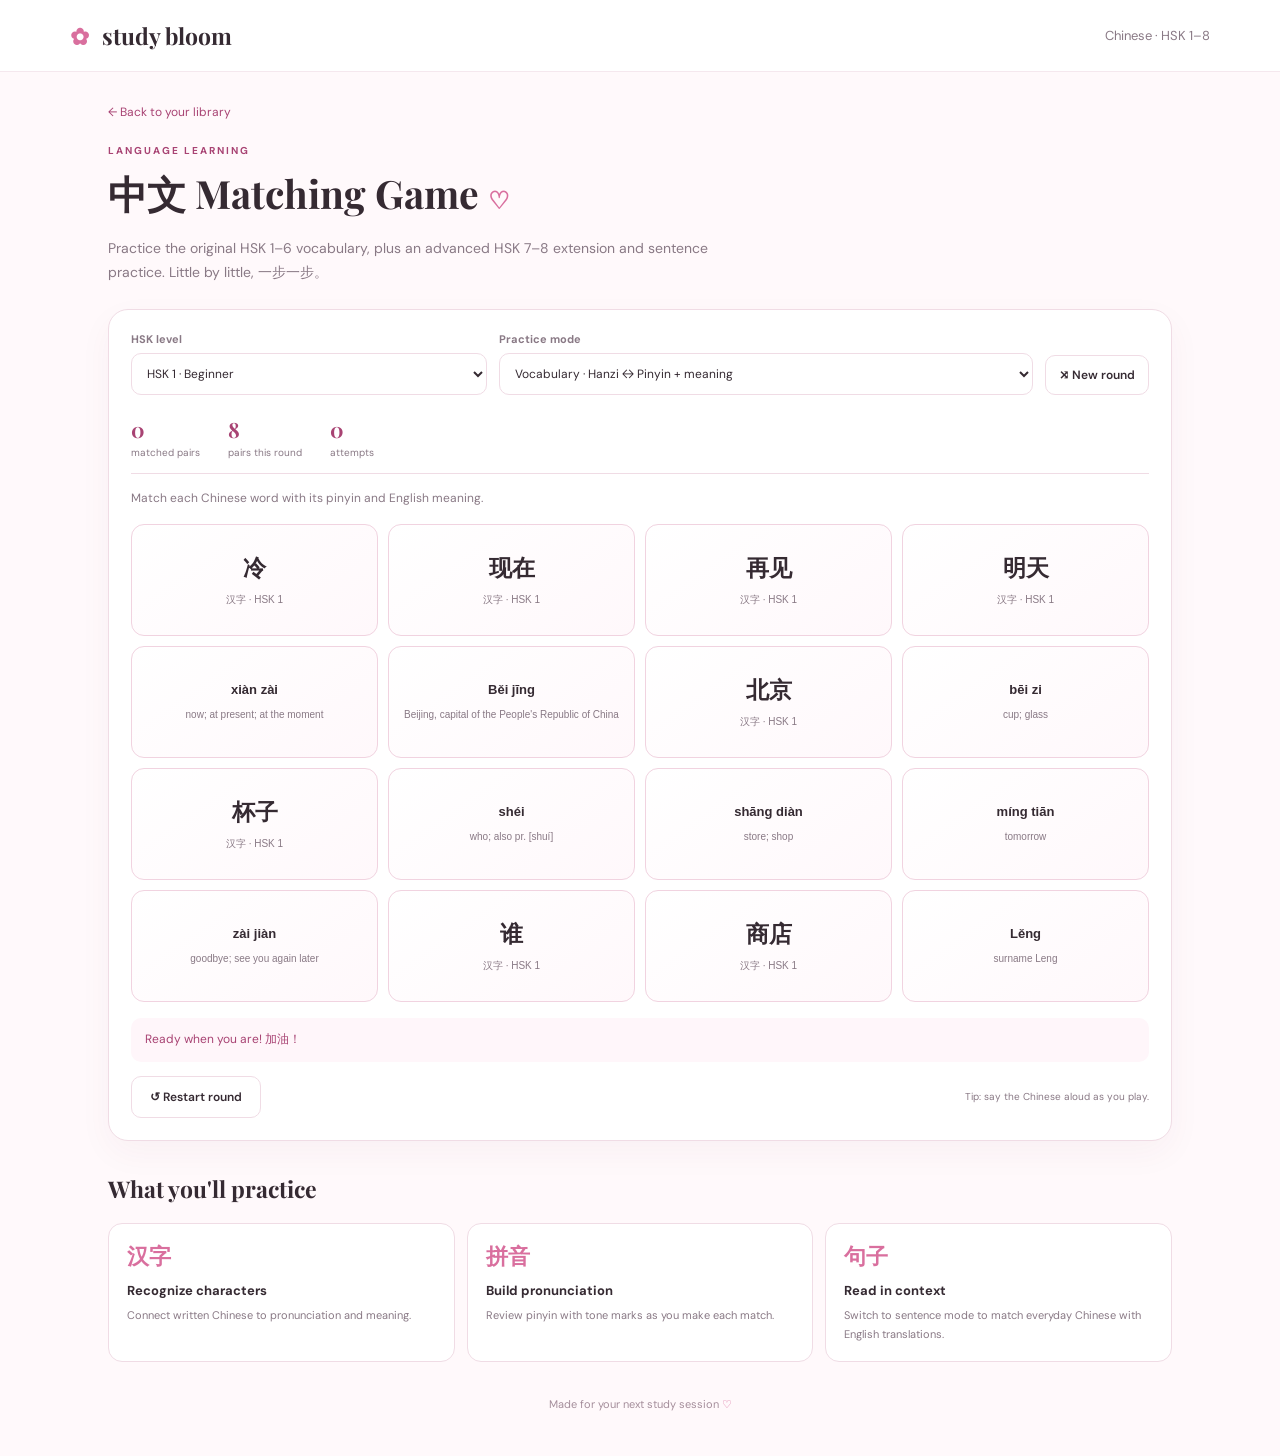
<file: chinese.html>
<!doctype html>
<html lang="en">
<head>
<meta charset="utf-8"><meta name="viewport" content="width=device-width, initial-scale=1">
<meta name="theme-color" content="#fff5f8">
<title>Chinese HSK Matching | Study Bloom</title>
<link rel="stylesheet" href="style.css"><link rel="stylesheet" href="chinese-game.css">
</head>
<body>
<header class="topbar"><a class="brand" href="index.html"><span class="brand-icon">✿</span> study bloom</a><span class="top-note">Chinese · HSK 1–8</span></header>
<main class="hsk-page">
  <a class="back-link" href="index.html">← Back to your library</a>
  <section class="hsk-intro"><p class="eyebrow">LANGUAGE LEARNING</p><h1>中文 Matching Game <span>♡</span></h1><p class="hsk-subtitle">Practice the original HSK 1–6 vocabulary, plus an advanced HSK 7–8 extension and sentence practice. Little by little, 一步一步。</p></section>
  <section class="game-panel">
    <div class="game-settings">
      <label>HSK level<select id="level"><option value="1">HSK 1 · Beginner</option><option value="2">HSK 2</option><option value="3">HSK 3</option><option value="4">HSK 4</option><option value="5">HSK 5</option><option value="6">HSK 6</option><option value="advanced">HSK 6–8 · Advanced mixed review</option><option value="all">HSK 1–8 · All-level review</option></select></label>
      <label>Practice mode<select id="mode"><option value="words">Vocabulary · Hanzi ↔ Pinyin + meaning</option><option value="sentences">Sentences · Chinese ↔ English</option></select></label>
      <button id="newGame" class="soft-button">⤨ New round</button>
    </div>
    <div class="game-stats"><div><span class="stat-number" id="matchedCount">0</span><span>matched pairs</span></div><div><span class="stat-number" id="pairTotal">8</span><span>pairs this round</span></div><div><span class="stat-number" id="attemptCount">0</span><span>attempts</span></div></div>
    <p class="game-instructions" id="instructions">Choose two cards that belong together. Each pair is one Chinese word and its pinyin + meaning.</p>
    <div id="gameBoard" class="game-board" aria-live="polite"></div>
    <div id="gameMessage" class="game-message" role="status">Ready when you are! 加油！</div>
    <div class="game-bottom"><button id="restart" class="nav-button">↺ Restart round</button><span>Tip: say the Chinese aloud as you play.</span></div>
  </section>
  <section class="sentence-help"><h2>What you'll practice</h2><div class="help-grid"><article><span>汉字</span><h3>Recognize characters</h3><p>Connect written Chinese to pronunciation and meaning.</p></article><article><span>拼音</span><h3>Build pronunciation</h3><p>Review pinyin with tone marks as you make each match.</p></article><article><span>句子</span><h3>Read in context</h3><p>Switch to sentence mode to match everyday Chinese with English translations.</p></article></div></section>
  <footer>Made for your next study session <span>♡</span></footer>
</main>
<script src="chinese-game.js"></script>
</body></html>
</file>
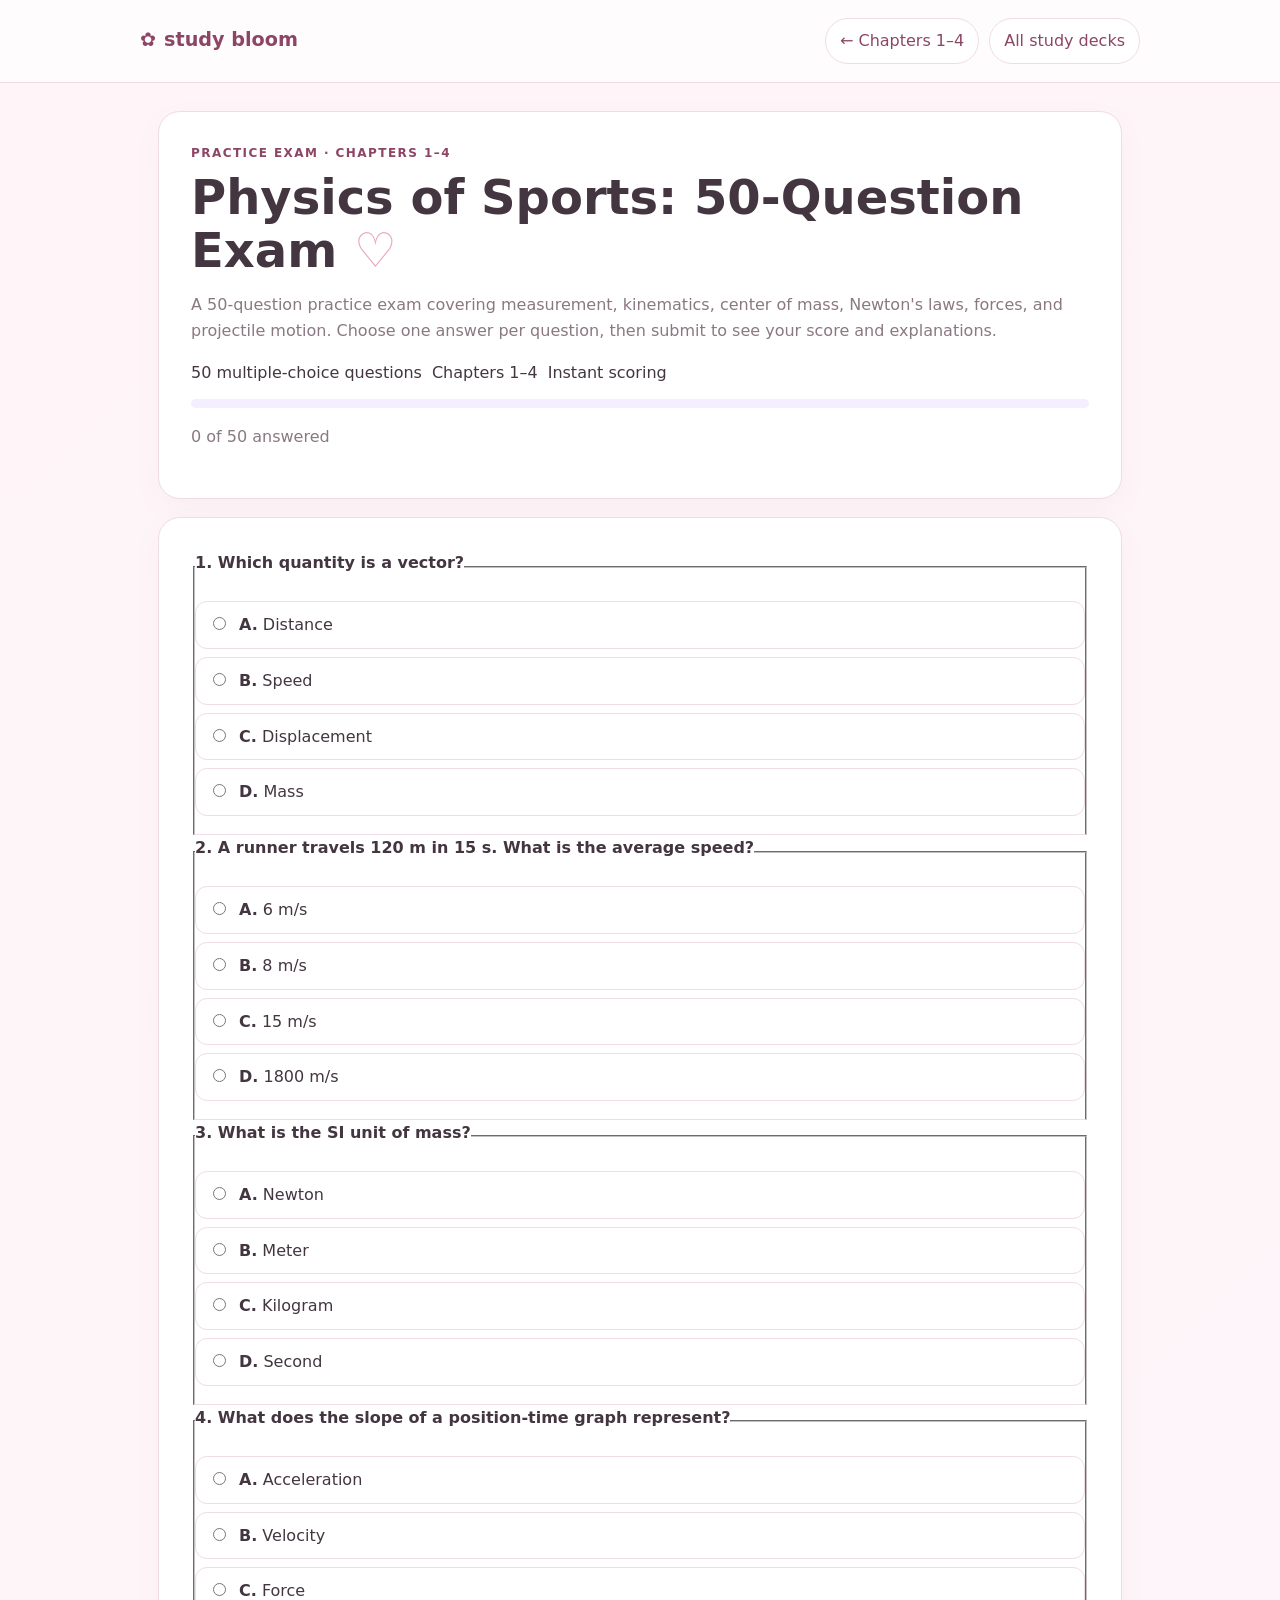
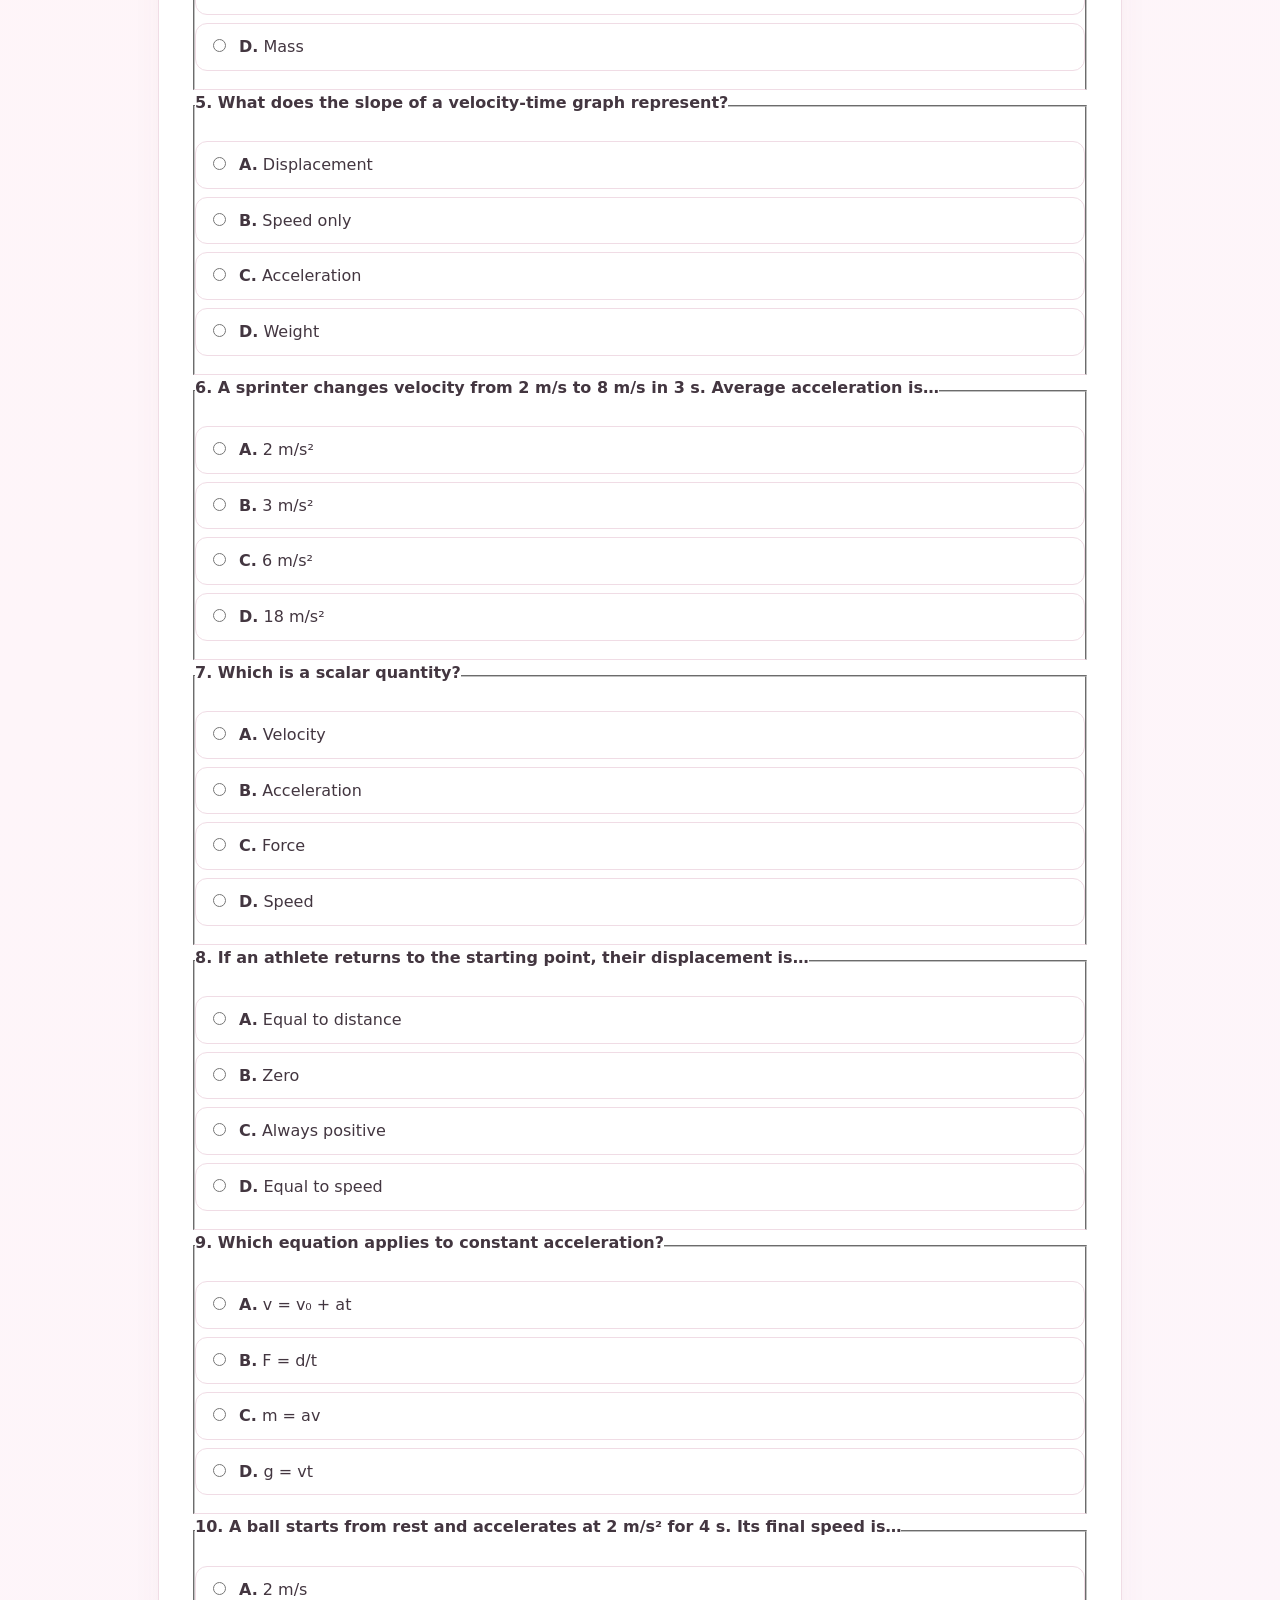
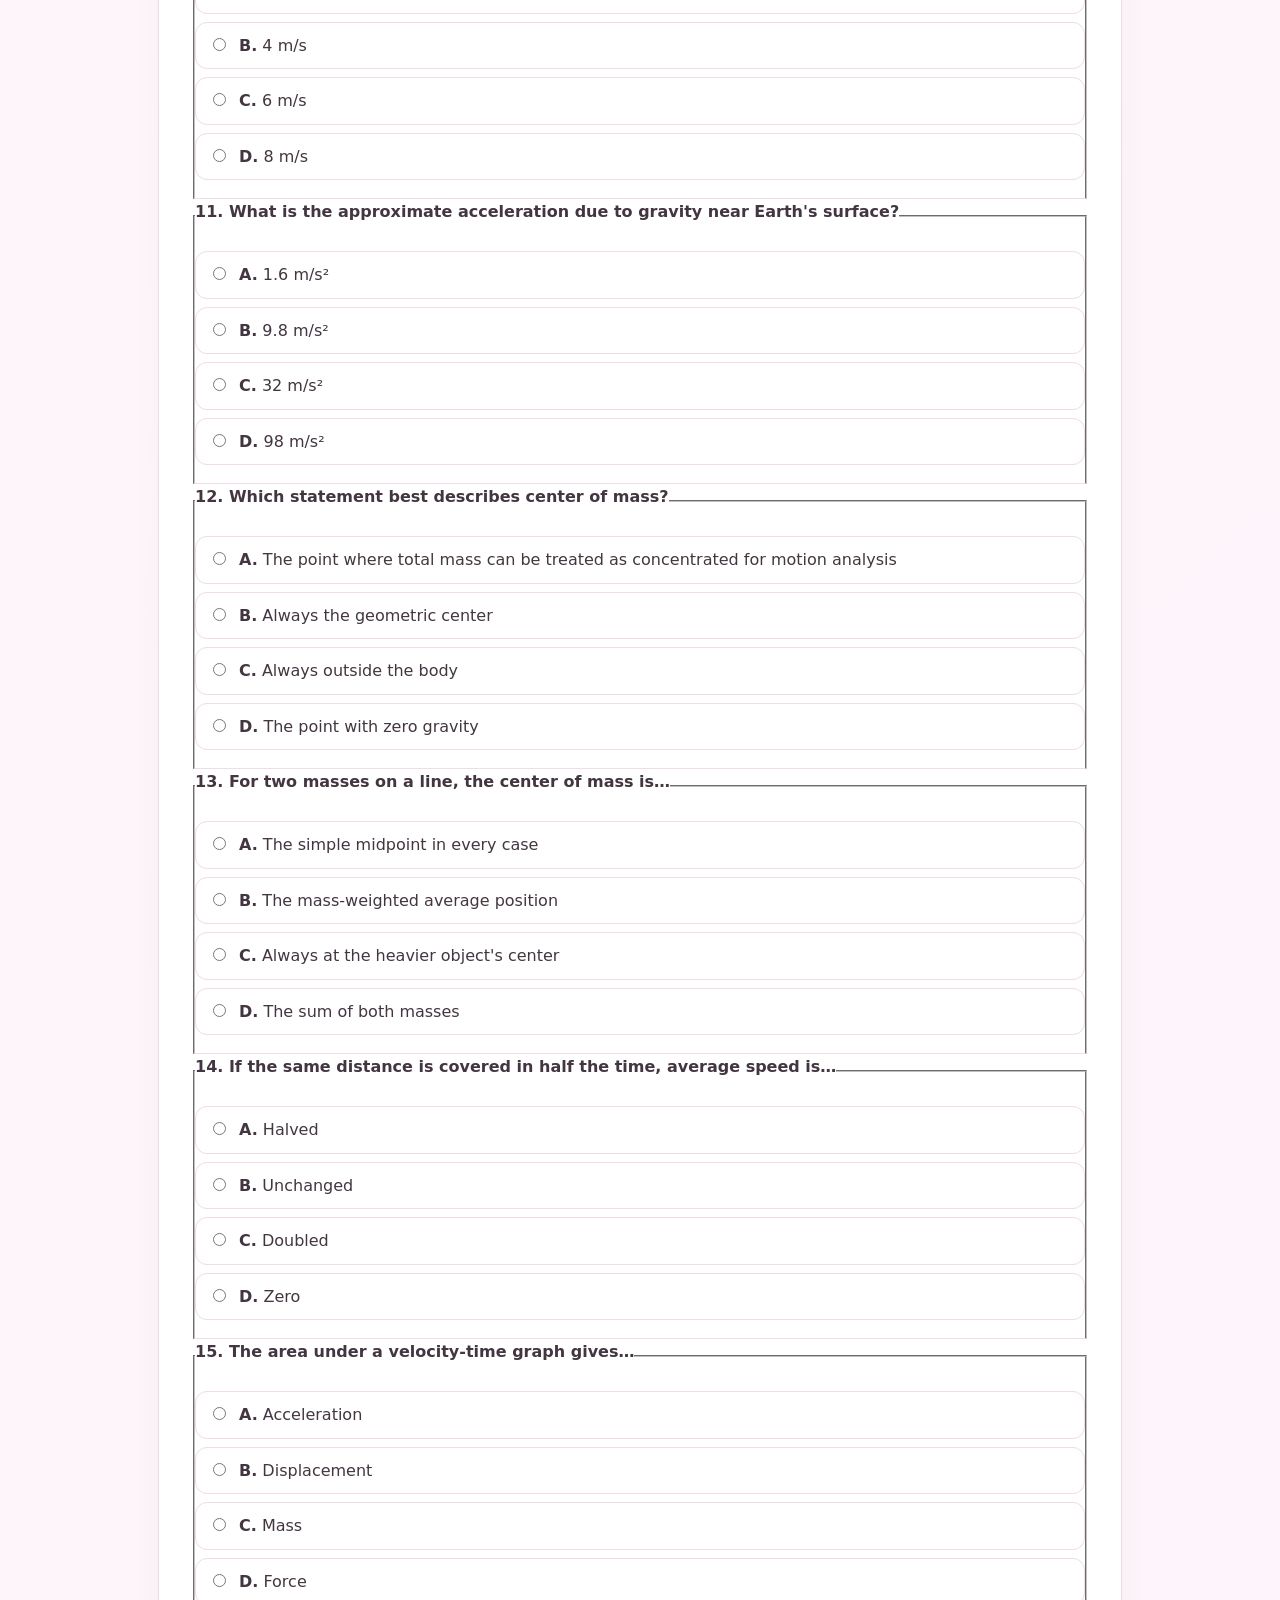
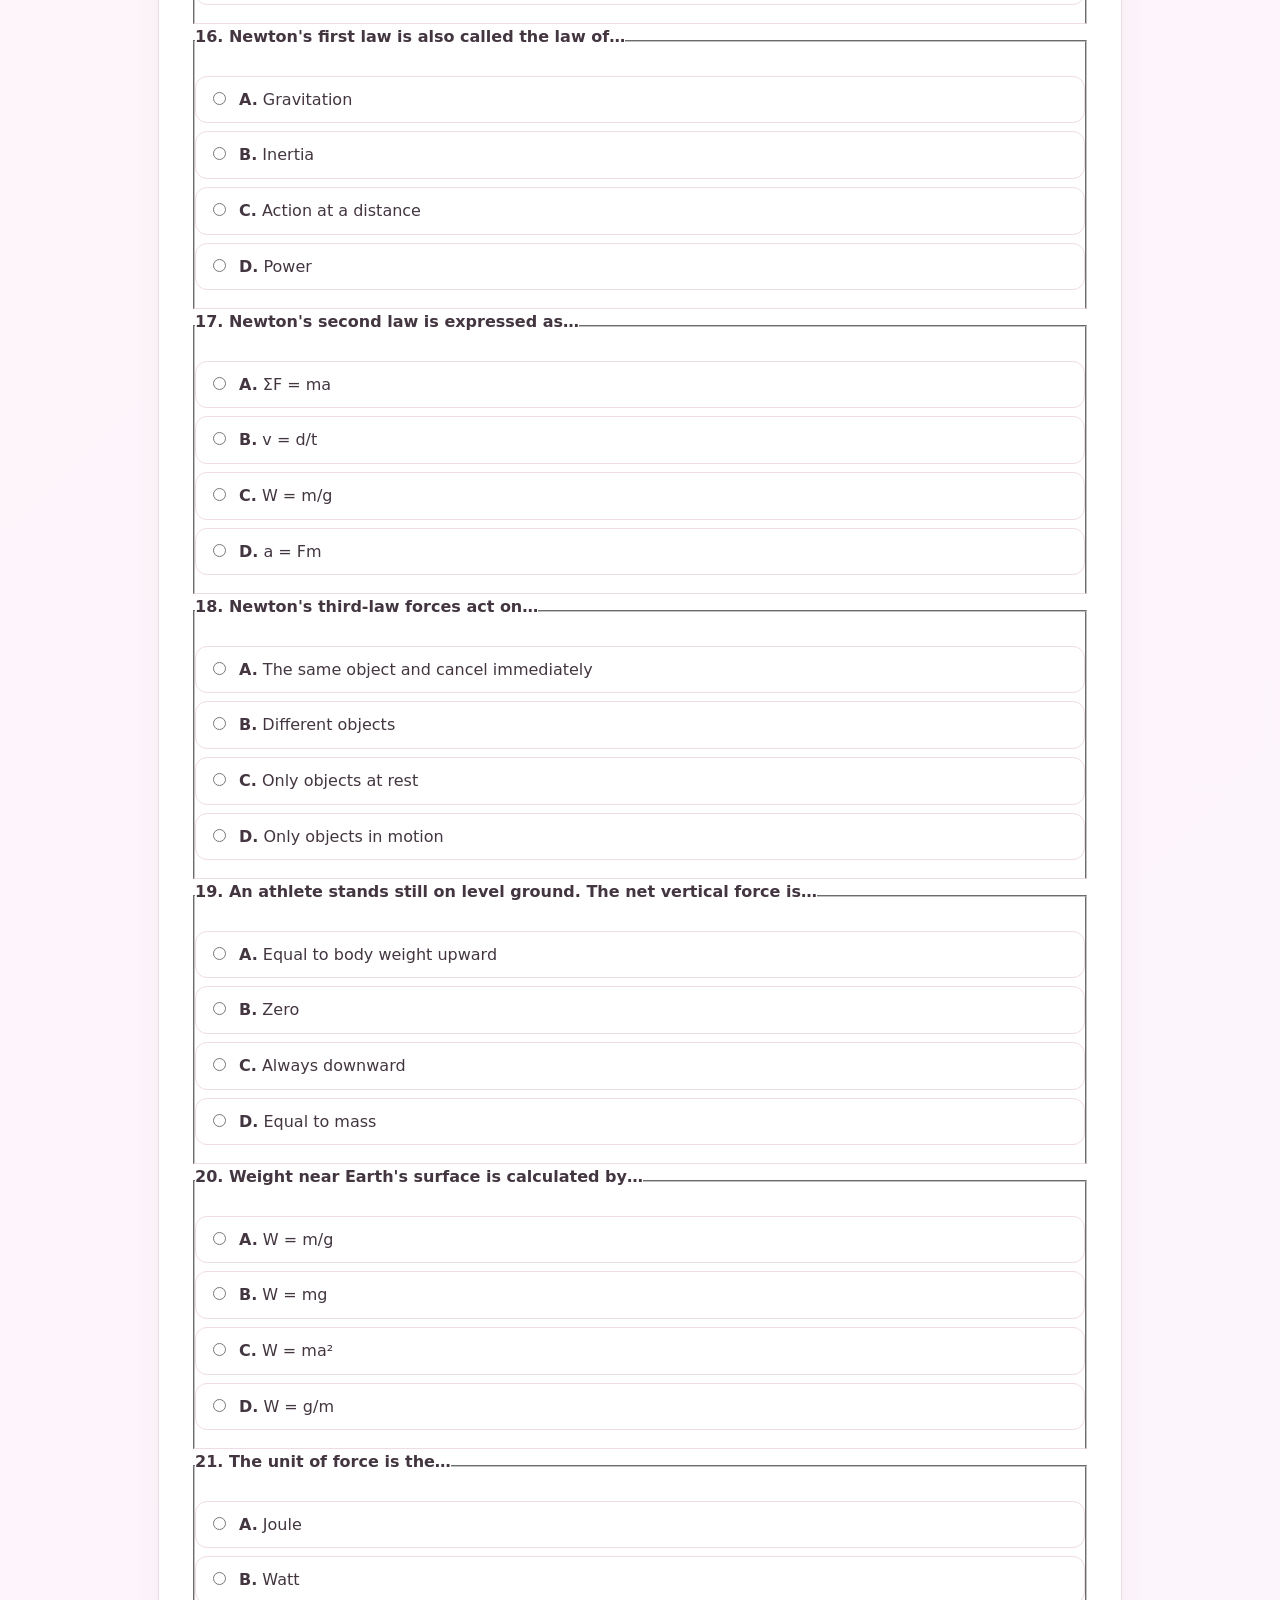
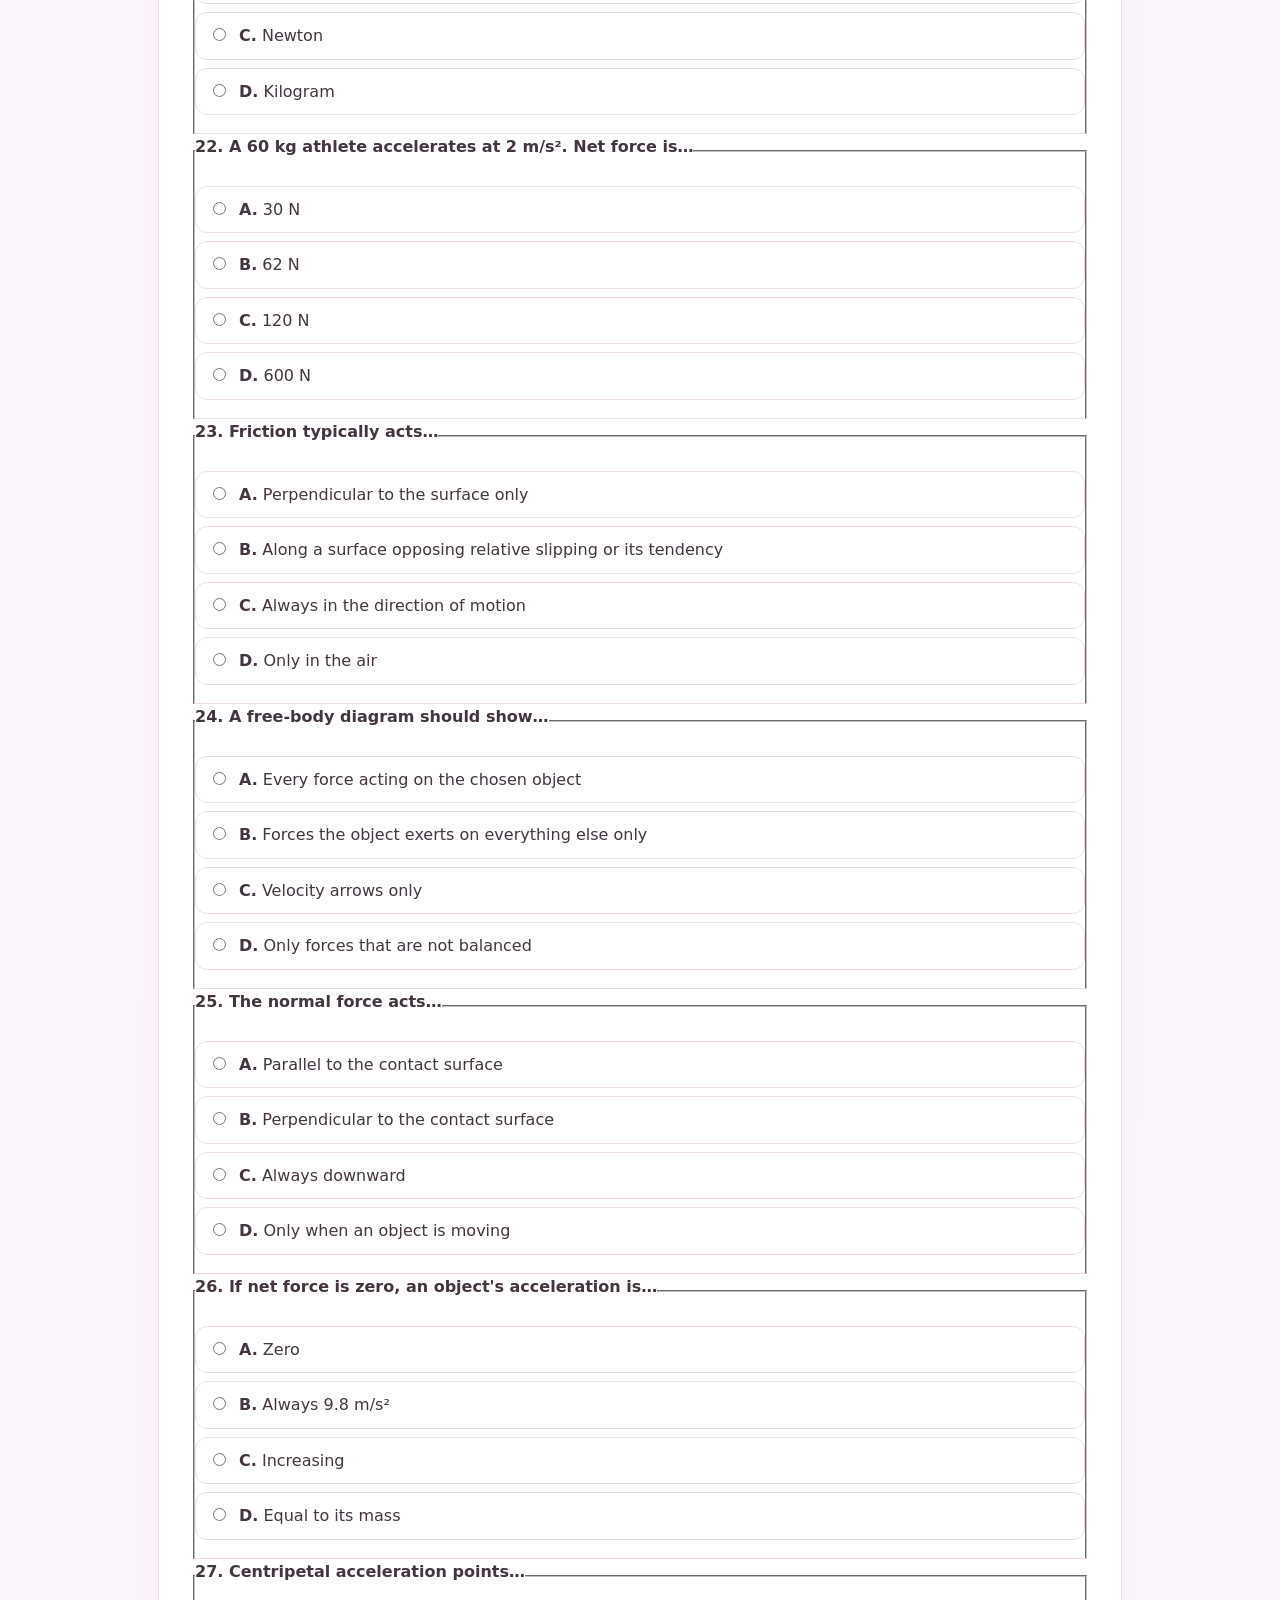
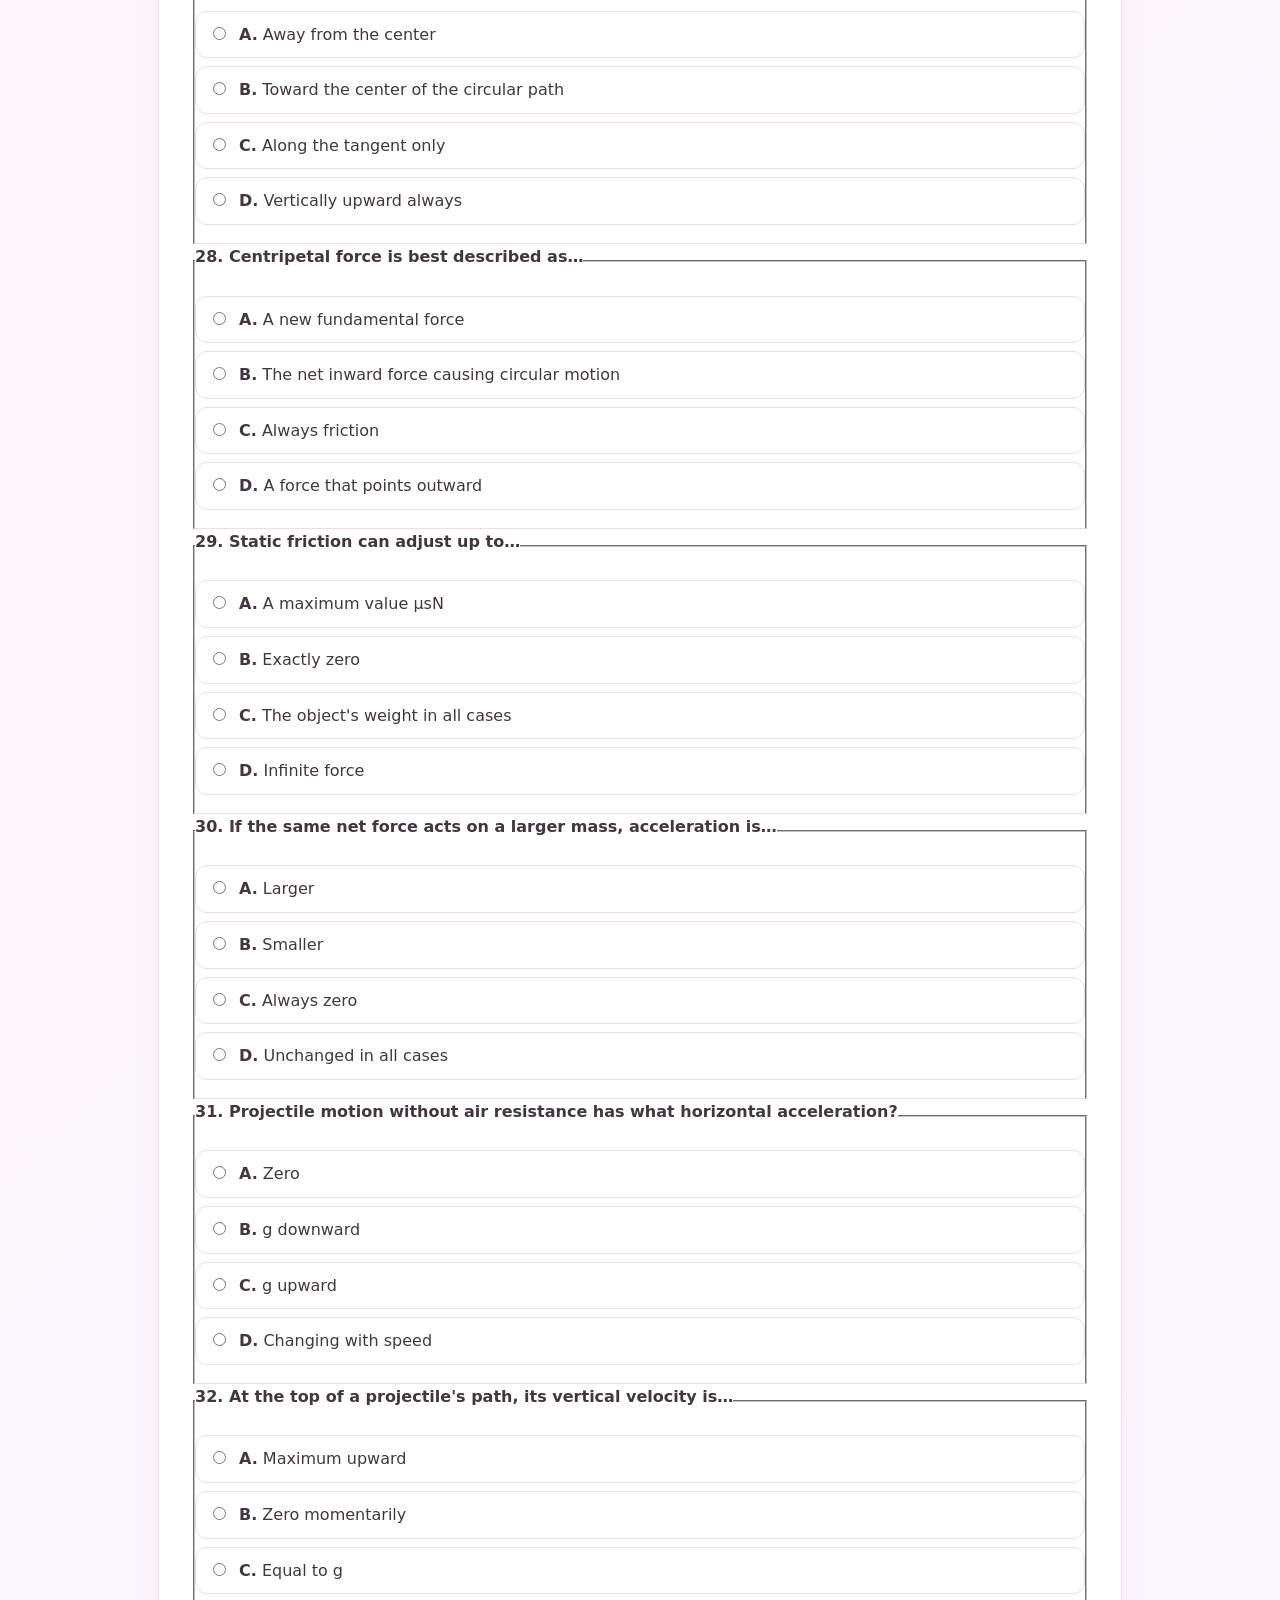
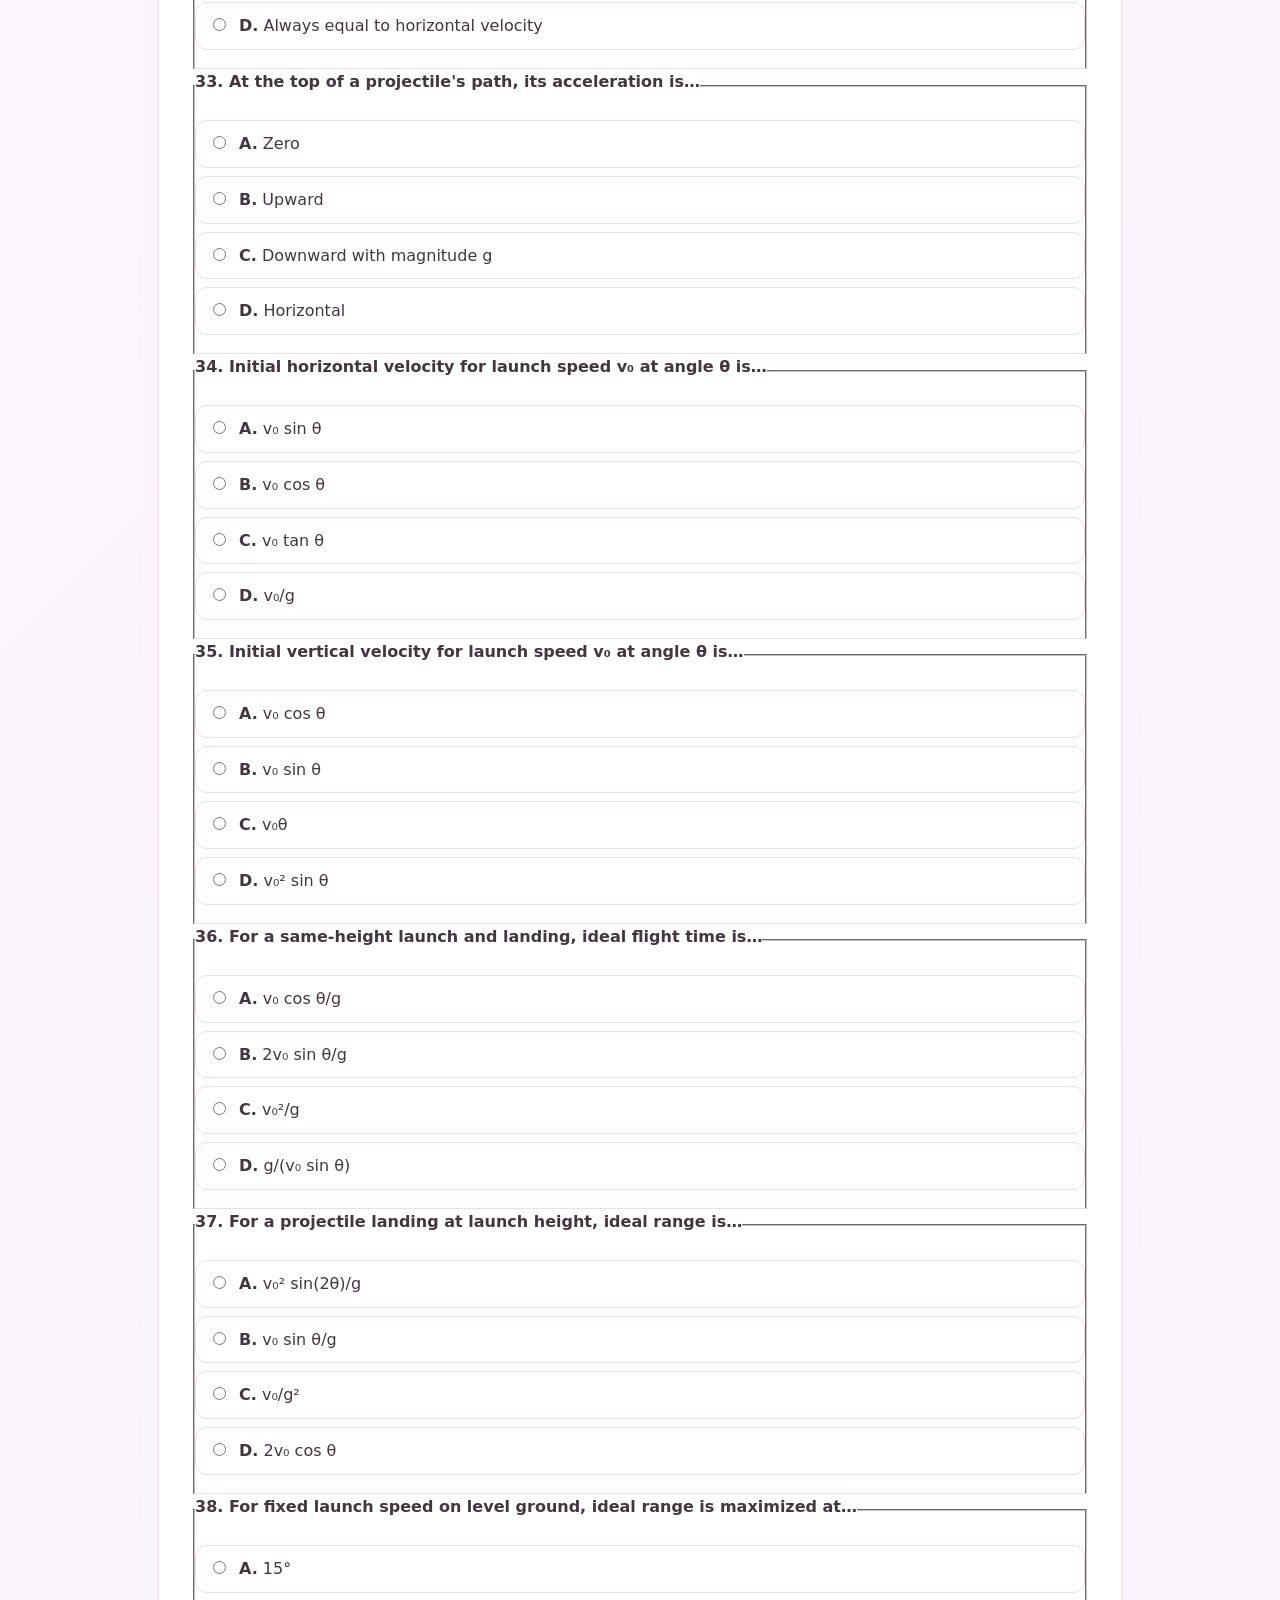
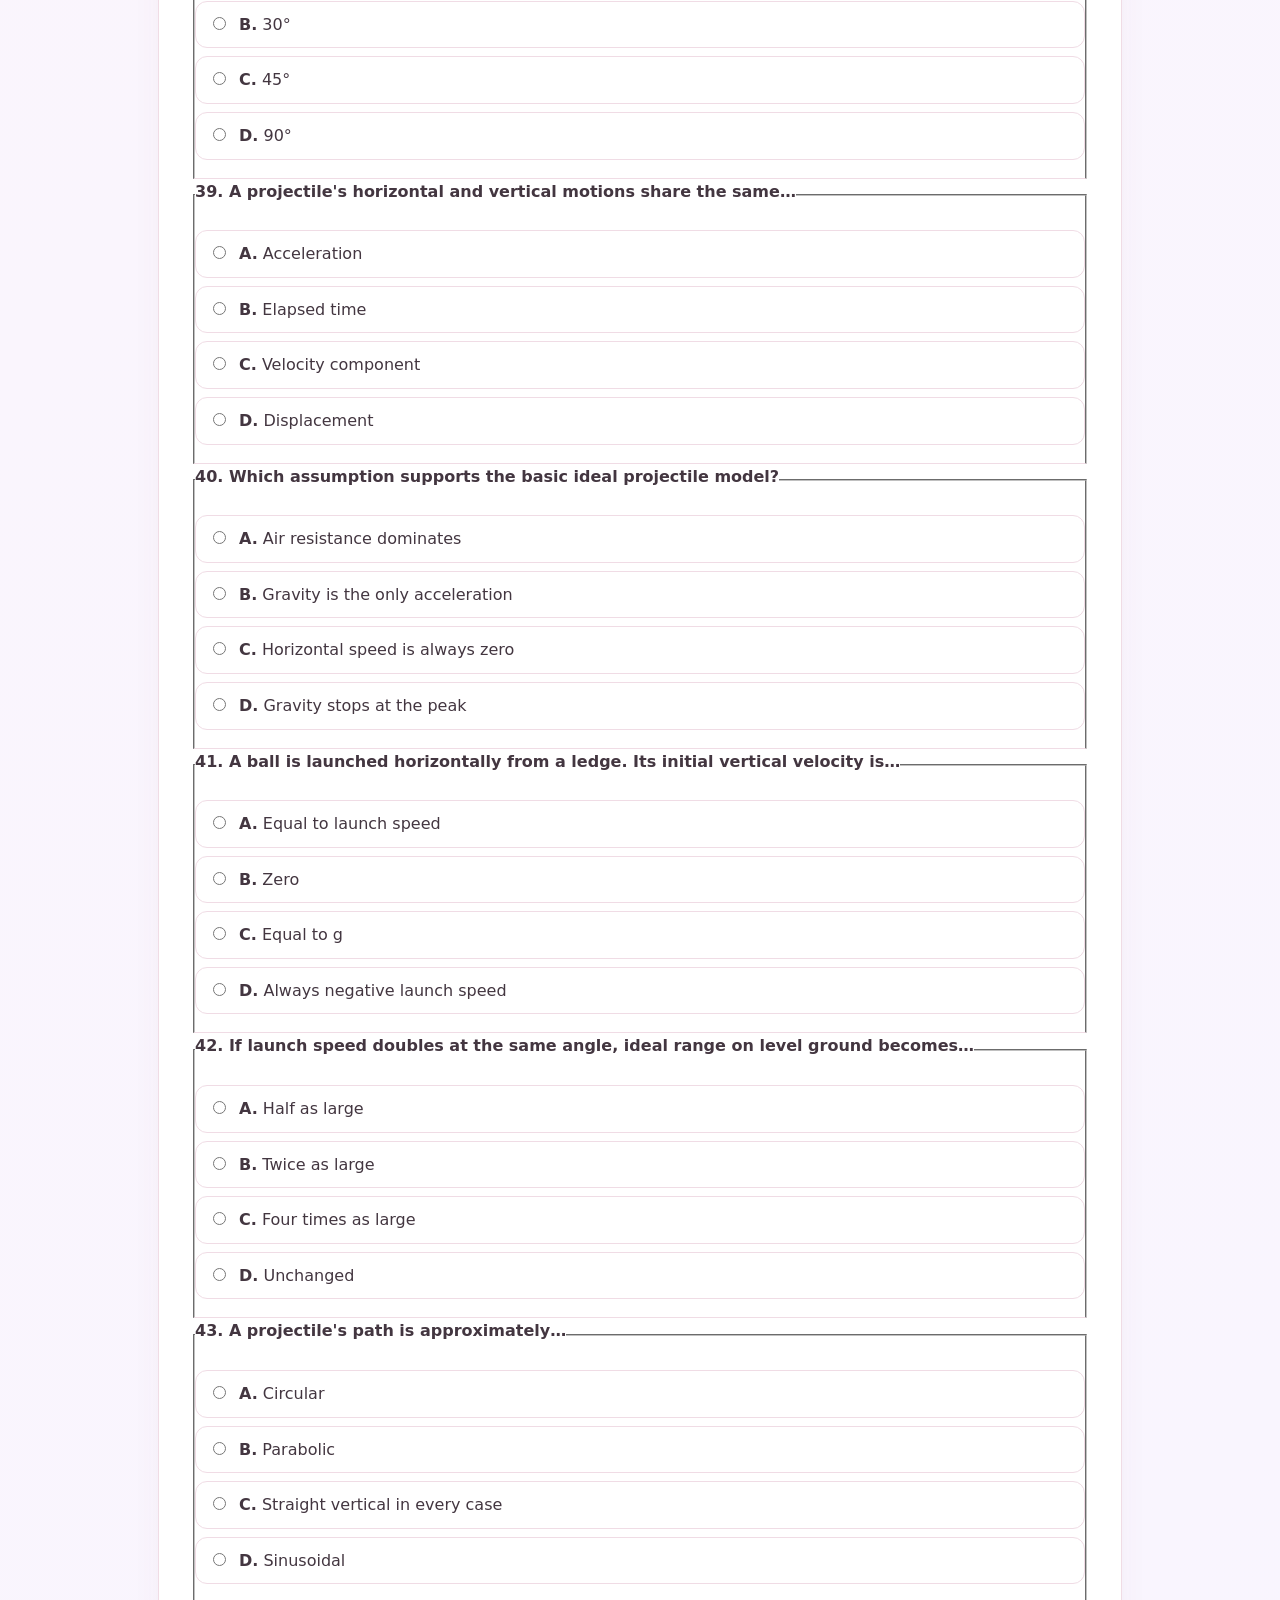
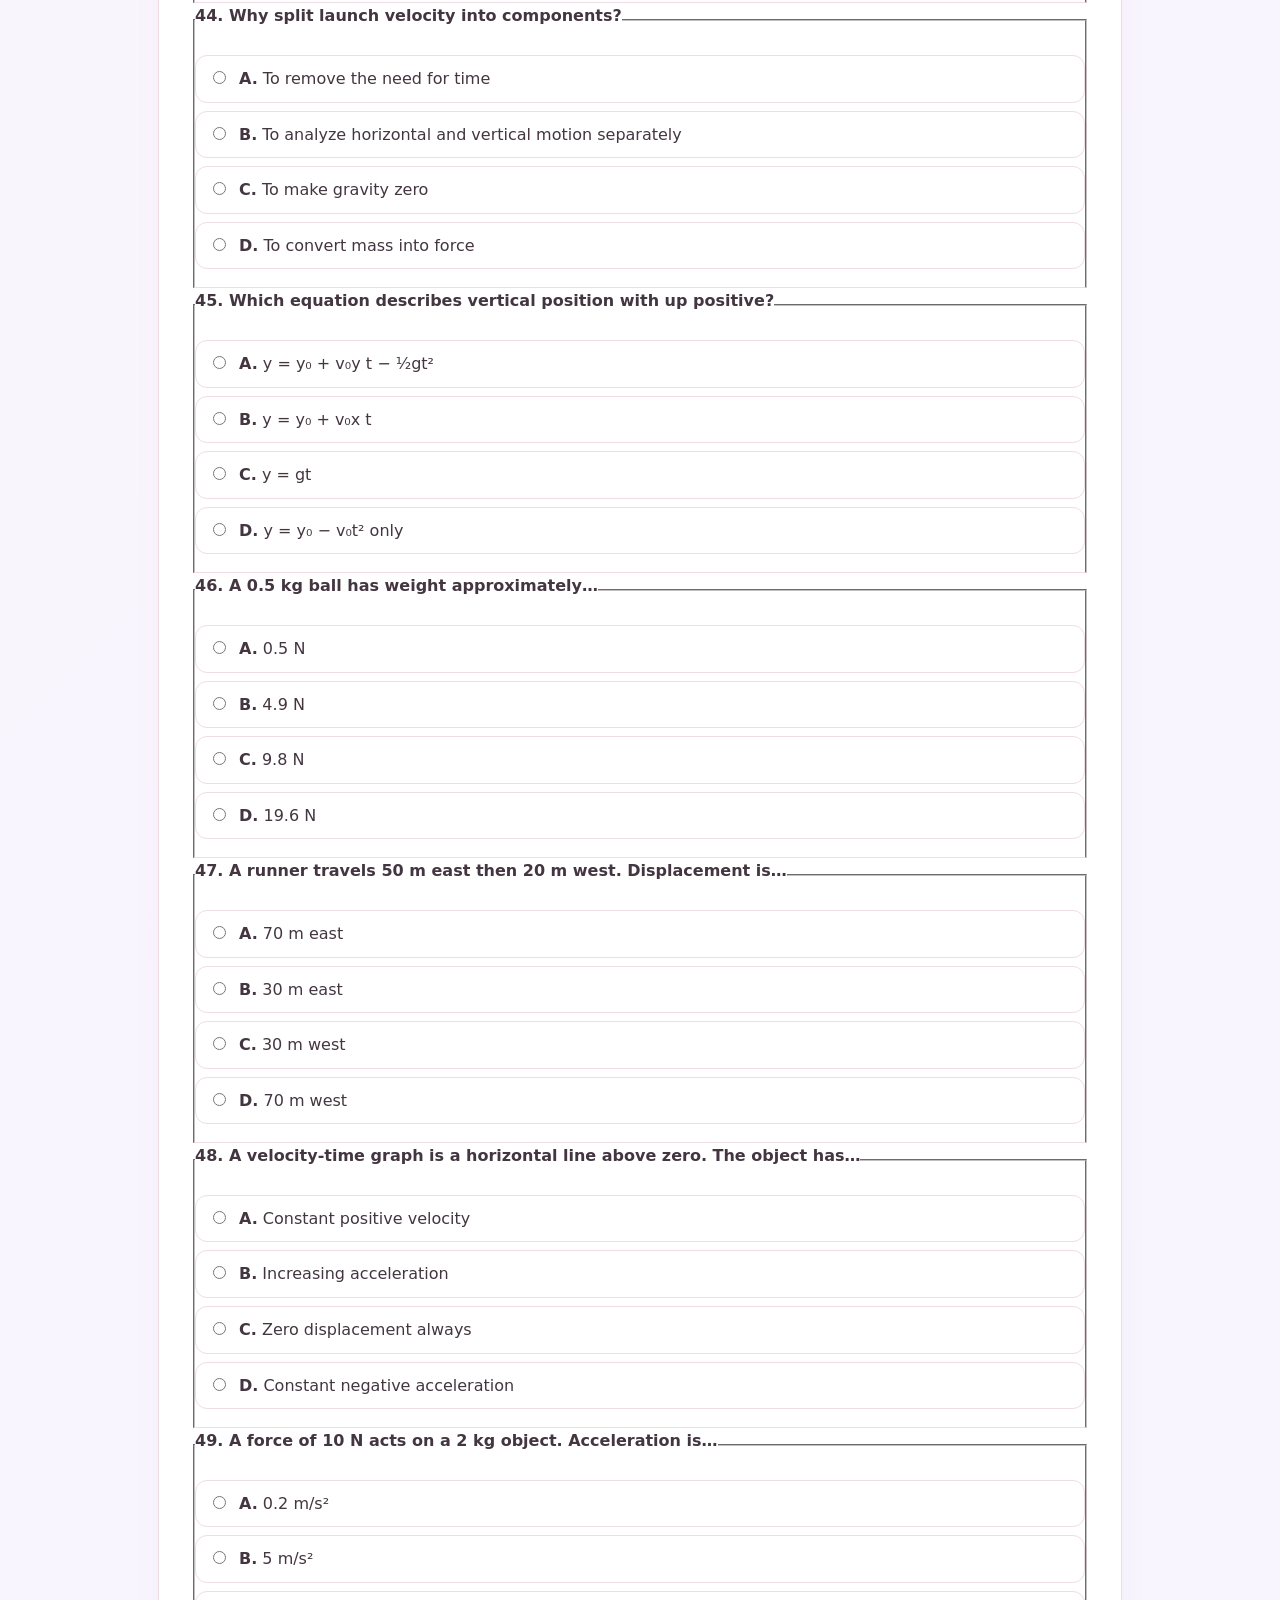
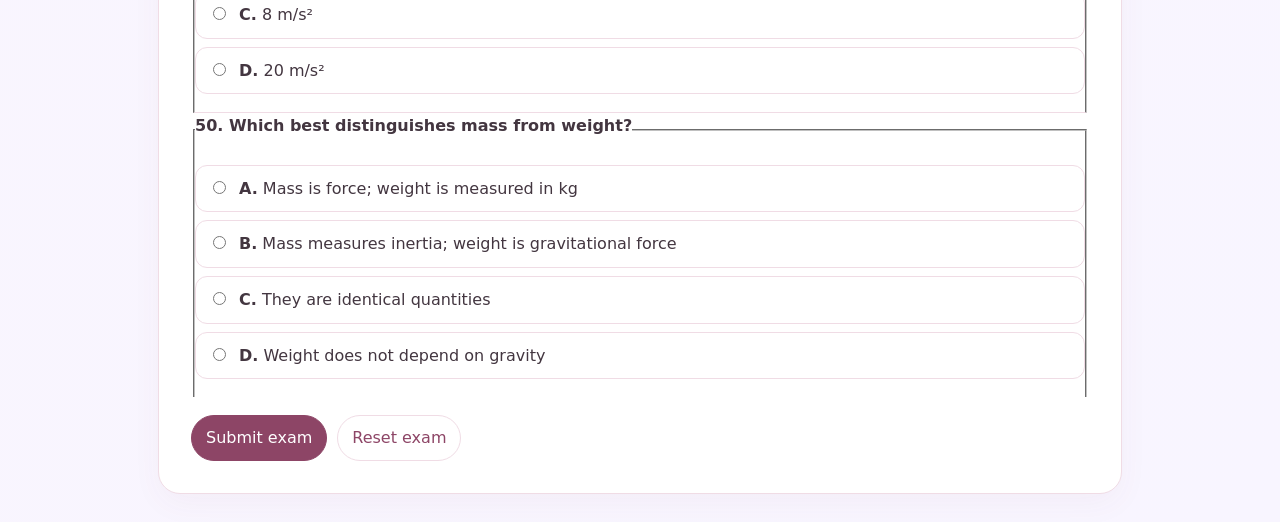
<file: physics-exam.html>
<!doctype html>
<html lang="en"><head><meta charset="utf-8"><meta name="viewport" content="width=device-width, initial-scale=1"><meta name="theme-color" content="#fff5f8"><title>Study Bloom | Physics 50-Question Exam</title>
<style>
:root{--pink:#e9a9c0;--deep:#8d4566;--ink:#433640;--muted:#8a7882;--paper:#fffafd;--line:#f0dce5;--lav:#f3efff;--mint:#eaf7f0}
*{box-sizing:border-box}body{margin:0;background:linear-gradient(135deg,#fff5f8,#f8f5ff);font:16px/1.6 system-ui,-apple-system,sans-serif;color:var(--ink)}header{padding:18px max(22px,calc((100% - 1000px)/2));display:flex;justify-content:space-between;align-items:center;border-bottom:1px solid var(--line);background:#ffffffb8}.brand{color:var(--deep);font-weight:800;text-decoration:none;font-size:1.2rem}.brand span{margin-right:8px}main{max-width:1000px;margin:28px auto;padding:0 18px}.panel{background:#fff;border:1px solid var(--line);border-radius:22px;padding:clamp(18px,4vw,32px);box-shadow:0 10px 30px #8d45660b;margin-bottom:18px}.eyebrow{color:var(--deep);letter-spacing:.12em;font-size:.75rem;font-weight:800;margin:0 0 8px}h1{font-size:clamp(2rem,5vw,3rem);line-height:1.1;margin:0 0 12px}h2{margin:0 0 10px}.muted{color:var(--muted)}.toplinks{display:flex;gap:10px;flex-wrap:wrap}.toplinks a,button{font:inherit;cursor:pointer;border:1px solid var(--line);border-radius:999px;padding:9px 14px;background:#fff;color:var(--deep);text-decoration:none}.primary{background:var(--deep);color:white;border-color:var(--deep)}.progress{height:9px;background:var(--lav);border-radius:99px;overflow:hidden;margin:14px 0}.progress div{height:100%;width:0;background:var(--pink);transition:width .2s}.question{padding:18px 0;border-bottom:1px solid var(--line)}.question:last-child{border-bottom:0}.question legend{font-weight:750;padding:0 0 8px}.answers{display:grid;gap:8px}.option{display:flex;gap:10px;align-items:flex-start;border:1px solid var(--line);border-radius:12px;padding:10px 12px;cursor:pointer;background:#fff}.option:has(input:checked){background:#fff5f8;border-color:var(--pink)}.option input{margin-top:5px;accent-color:var(--deep)}.result{background:var(--lav);border-radius:14px;padding:16px;margin:16px 0}.correct{color:#286b4b}.incorrect{color:#9b3851}.explanation{font-size:.92rem;color:var(--muted);margin-top:6px}.actions{display:flex;gap:10px;flex-wrap:wrap;margin-top:18px}@media(max-width:600px){header{gap:12px;flex-wrap:wrap}}
</style></head><body><header><a class="brand" href="index.html"><span>✿</span>study bloom</a><div class="toplinks"><a href="physics.html">← Chapters 1–4</a><a href="index.html">All study decks</a></div></header>
<main><section class="panel"><p class="eyebrow">PRACTICE EXAM · CHAPTERS 1–4</p><h1>Physics of Sports: 50-Question Exam <span style="color:var(--pink)">♡</span></h1><p class="muted">A 50-question practice exam covering measurement, kinematics, center of mass, Newton's laws, forces, and projectile motion. Choose one answer per question, then submit to see your score and explanations.</p><div class="toplinks"><span>50 multiple-choice questions</span><span>Chapters 1–4</span><span>Instant scoring</span></div><div class="progress"><div id="progressBar"></div></div><p id="progressText" class="muted">0 of 50 answered</p></section>
<form id="examForm" class="panel"><div id="questions"></div><div class="actions"><button class="primary" type="submit">Submit exam</button><button type="button" id="resetBtn">Reset exam</button></div><div id="result" class="result" hidden aria-live="polite"></div></form></main>
<script>
const questions=[["Which quantity is a vector?","Distance|Speed|Displacement|Mass",2,"Displacement includes both magnitude and direction."],["A runner travels 120 m in 15 s. What is the average speed?","6 m/s|8 m/s|15 m/s|1800 m/s",1,"Average speed = distance ÷ time = 120 ÷ 15 = 8 m/s."],["What is the SI unit of mass?","Newton|Meter|Kilogram|Second",2,"The SI base unit for mass is the kilogram (kg)."],["What does the slope of a position-time graph represent?","Acceleration|Velocity|Force|Mass",1,"Slope is change in position divided by elapsed time: velocity."],["What does the slope of a velocity-time graph represent?","Displacement|Speed only|Acceleration|Weight",2,"Acceleration is the rate of change of velocity."],["A sprinter changes velocity from 2 m/s to 8 m/s in 3 s. Average acceleration is…","2 m/s²|3 m/s²|6 m/s²|18 m/s²",0,"a = Δv/Δt = (8 − 2)/3 = 2 m/s²."],["Which is a scalar quantity?","Velocity|Acceleration|Force|Speed",3,"Speed has magnitude but no direction, so it is a scalar."],["If an athlete returns to the starting point, their displacement is…","Equal to distance|Zero|Always positive|Equal to speed",1,"Displacement depends on initial and final positions; identical positions mean zero displacement."],["Which equation applies to constant acceleration?","v = v₀ + at|F = d/t|m = av|g = vt",0,"For constant acceleration, final velocity is v = v₀ + at."],["A ball starts from rest and accelerates at 2 m/s² for 4 s. Its final speed is…","2 m/s|4 m/s|6 m/s|8 m/s",3,"v = 0 + (2)(4) = 8 m/s."],["What is the approximate acceleration due to gravity near Earth's surface?","1.6 m/s²|9.8 m/s²|32 m/s²|98 m/s²",1,"Use g ≈ 9.8 m/s² near Earth's surface."],["Which statement best describes center of mass?","The point where total mass can be treated as concentrated for motion analysis|Always the geometric center|Always outside the body|The point with zero gravity",0,"Center of mass summarizes the mass-weighted position of a system."],["For two masses on a line, the center of mass is…","The simple midpoint in every case|The mass-weighted average position|Always at the heavier object's center|The sum of both masses",1,"Use xCOM = Σ(mᵢxᵢ)/Σmᵢ."],["If the same distance is covered in half the time, average speed is…","Halved|Unchanged|Doubled|Zero",2,"Speed = distance/time; halving time doubles the average speed."],["The area under a velocity-time graph gives…","Acceleration|Displacement|Mass|Force",1,"Integrating velocity over time gives displacement."],["Newton's first law is also called the law of…","Gravitation|Inertia|Action at a distance|Power",1,"Objects maintain constant velocity unless acted on by a nonzero net external force."],["Newton's second law is expressed as…","ΣF = ma|v = d/t|W = m/g|a = Fm",0,"The net external force equals mass times acceleration."],["Newton's third-law forces act on…","The same object and cancel immediately|Different objects|Only objects at rest|Only objects in motion",1,"Action-reaction forces are equal and opposite but act on different objects."],["An athlete stands still on level ground. The net vertical force is…","Equal to body weight upward|Zero|Always downward|Equal to mass",1,"At rest with no vertical acceleration, upward support balances weight."],["Weight near Earth's surface is calculated by…","W = m/g|W = mg|W = ma²|W = g/m",1,"Weight is gravitational force: W = mg."],["The unit of force is the…","Joule|Watt|Newton|Kilogram",2,"Force is measured in newtons (N)."],["A 60 kg athlete accelerates at 2 m/s². Net force is…","30 N|62 N|120 N|600 N",2,"ΣF = ma = 60 × 2 = 120 N."],["Friction typically acts…","Perpendicular to the surface only|Along a surface opposing relative slipping or its tendency|Always in the direction of motion|Only in the air",1,"Friction acts parallel to the contact surface and opposes slipping or impending slipping."],["A free-body diagram should show…","Every force acting on the chosen object|Forces the object exerts on everything else only|Velocity arrows only|Only forces that are not balanced",0,"Draw external forces acting on the single isolated object."],["The normal force acts…","Parallel to the contact surface|Perpendicular to the contact surface|Always downward|Only when an object is moving",1,"The normal force is perpendicular to the contact surface."],["If net force is zero, an object's acceleration is…","Zero|Always 9.8 m/s²|Increasing|Equal to its mass",0,"From ΣF = ma, zero net force means zero acceleration."],["Centripetal acceleration points…","Away from the center|Toward the center of the circular path|Along the tangent only|Vertically upward always",1,"Centripetal acceleration is directed inward, toward the circle's center."],["Centripetal force is best described as…","A new fundamental force|The net inward force causing circular motion|Always friction|A force that points outward",1,"It is the name for the net inward force, supplied by real forces such as friction or tension."],["Static friction can adjust up to…","A maximum value μsN|Exactly zero|The object's weight in all cases|Infinite force",0,"The model is fs ≤ μsN."],["If the same net force acts on a larger mass, acceleration is…","Larger|Smaller|Always zero|Unchanged in all cases",1,"Since a = Fnet/m, increasing mass lowers acceleration for the same force."],["Projectile motion without air resistance has what horizontal acceleration?","Zero|g downward|g upward|Changing with speed",0,"Gravity acts vertically, so ideal horizontal acceleration is zero."],["At the top of a projectile's path, its vertical velocity is…","Maximum upward|Zero momentarily|Equal to g|Always equal to horizontal velocity",1,"The vertical component momentarily reaches zero at the peak."],["At the top of a projectile's path, its acceleration is…","Zero|Upward|Downward with magnitude g|Horizontal",2,"Gravity continues to accelerate the projectile downward throughout flight."],["Initial horizontal velocity for launch speed v₀ at angle θ is…","v₀ sin θ|v₀ cos θ|v₀ tan θ|v₀/g",1,"When θ is measured from horizontal, vx = v₀ cos θ."],["Initial vertical velocity for launch speed v₀ at angle θ is…","v₀ cos θ|v₀ sin θ|v₀θ|v₀² sin θ",1,"The vertical component is vy = v₀ sin θ."],["For a same-height launch and landing, ideal flight time is…","v₀ cos θ/g|2v₀ sin θ/g|v₀²/g|g/(v₀ sin θ)",1,"T = 2v₀ sin θ/g under the same-height assumption."],["For a projectile landing at launch height, ideal range is…","v₀² sin(2θ)/g|v₀ sin θ/g|v₀/g²|2v₀ cos θ",0,"R = v₀² sin(2θ)/g for level launch and landing with no air resistance."],["For fixed launch speed on level ground, ideal range is maximized at…","15°|30°|45°|90°",2,"The range depends on sin(2θ), maximized when 2θ = 90°."],["A projectile's horizontal and vertical motions share the same…","Acceleration|Elapsed time|Velocity component|Displacement",1,"Both components are analyzed over the same elapsed time."],["Which assumption supports the basic ideal projectile model?","Air resistance dominates|Gravity is the only acceleration|Horizontal speed is always zero|Gravity stops at the peak",1,"The standard model neglects air resistance and treats gravity as the only acceleration."],["A ball is launched horizontally from a ledge. Its initial vertical velocity is…","Equal to launch speed|Zero|Equal to g|Always negative launch speed",1,"Horizontal launch means the initial velocity has no vertical component."],["If launch speed doubles at the same angle, ideal range on level ground becomes…","Half as large|Twice as large|Four times as large|Unchanged",2,"Range is proportional to v₀², so doubling speed multiplies range by four."],["A projectile's path is approximately…","Circular|Parabolic|Straight vertical in every case|Sinusoidal",1,"Constant horizontal velocity and constant downward vertical acceleration produce a parabola."],["Why split launch velocity into components?","To remove the need for time|To analyze horizontal and vertical motion separately|To make gravity zero|To convert mass into force",1,"Component analysis simplifies the independent x and y motion equations."],["Which equation describes vertical position with up positive?","y = y₀ + v₀y t − ½gt²|y = y₀ + v₀x t|y = gt|y = y₀ − v₀t² only",0,"Gravity contributes the −½gt² term when upward is positive."],["A 0.5 kg ball has weight approximately…","0.5 N|4.9 N|9.8 N|19.6 N",1,"W = mg = 0.5 × 9.8 = 4.9 N."],["A runner travels 50 m east then 20 m west. Displacement is…","70 m east|30 m east|30 m west|70 m west",1,"Taking east as positive, displacement = +50 − 20 = 30 m east."],["A velocity-time graph is a horizontal line above zero. The object has…","Constant positive velocity|Increasing acceleration|Zero displacement always|Constant negative acceleration",0,"A horizontal velocity-time line indicates constant velocity and zero acceleration."],["A force of 10 N acts on a 2 kg object. Acceleration is…","0.2 m/s²|5 m/s²|8 m/s²|20 m/s²",1,"a = F/m = 10/2 = 5 m/s²."],["Which best distinguishes mass from weight?","Mass is force; weight is measured in kg|Mass measures inertia; weight is gravitational force|They are identical quantities|Weight does not depend on gravity",1,"Mass is measured in kg and describes inertia; weight is a force measured in newtons."]];
const letters=["A","B","C","D"];
const answers={};
const root=document.getElementById("questions");
function render(reveal=false){
 root.innerHTML=questions.map((q,i)=>'<fieldset class="question" id="q'+i+'"><legend>'+(i+1)+'. '+q[0]+'</legend><div class="answers">'+q[1].split("|").map((a,j)=>'<label class="option"><input type="radio" name="q'+i+'" value="'+j+'" '+(answers[i]===j?'checked':'')+' '+(reveal?'disabled':'')+'><span><strong>'+letters[j]+'.</strong> '+a+'</span></label>').join('')+'</div>'+(reveal?'<div class="explanation">'+(answers[i]===q[2]?'<strong class="correct">Correct.</strong>':'<strong class="incorrect">Correct answer: '+letters[q[2]]+'.</strong>')+' '+q[3]+'</div>':'')+'</fieldset>').join('');
 updateProgress();
}
function updateProgress(){let count=Object.keys(answers).length;document.getElementById('progressText').textContent=count+' of 50 answered';document.getElementById('progressBar').style.width=(count/50*100)+'%';}
root.addEventListener('change',e=>{if(e.target.matches('input[type=radio]')){answers[Number(e.target.name.slice(1))]=Number(e.target.value);updateProgress();}});
document.getElementById('examForm').addEventListener('submit',e=>{e.preventDefault();let score=questions.filter((q,i)=>answers[i]===q[2]).length;let answered=Object.keys(answers).length;render(true);let result=document.getElementById('result');result.hidden=false;result.innerHTML='<h2>Your score: '+score+' / 50 ('+Math.round(score/50*100)+'%)</h2><p>'+answered+' of 50 questions answered. '+(answered<50?'Unanswered questions count as incorrect. ':'')+(score>=45?'Excellent work!':score>=35?'Good work—review the explanations for missed questions.':'Review the chapter notes and try again.')+'</p>';result.scrollIntoView({behavior:'smooth',block:'center'});document.querySelector('#examForm button[type=submit]').disabled=true;});
document.getElementById('resetBtn').addEventListener('click',()=>{for(const key of Object.keys(answers))delete answers[key];document.getElementById('result').hidden=true;document.getElementById('examForm button[type=submit]').disabled=false;render(false);window.scrollTo({top:0,behavior:'smooth'});});
render(false);
</script></body></html>
</file>
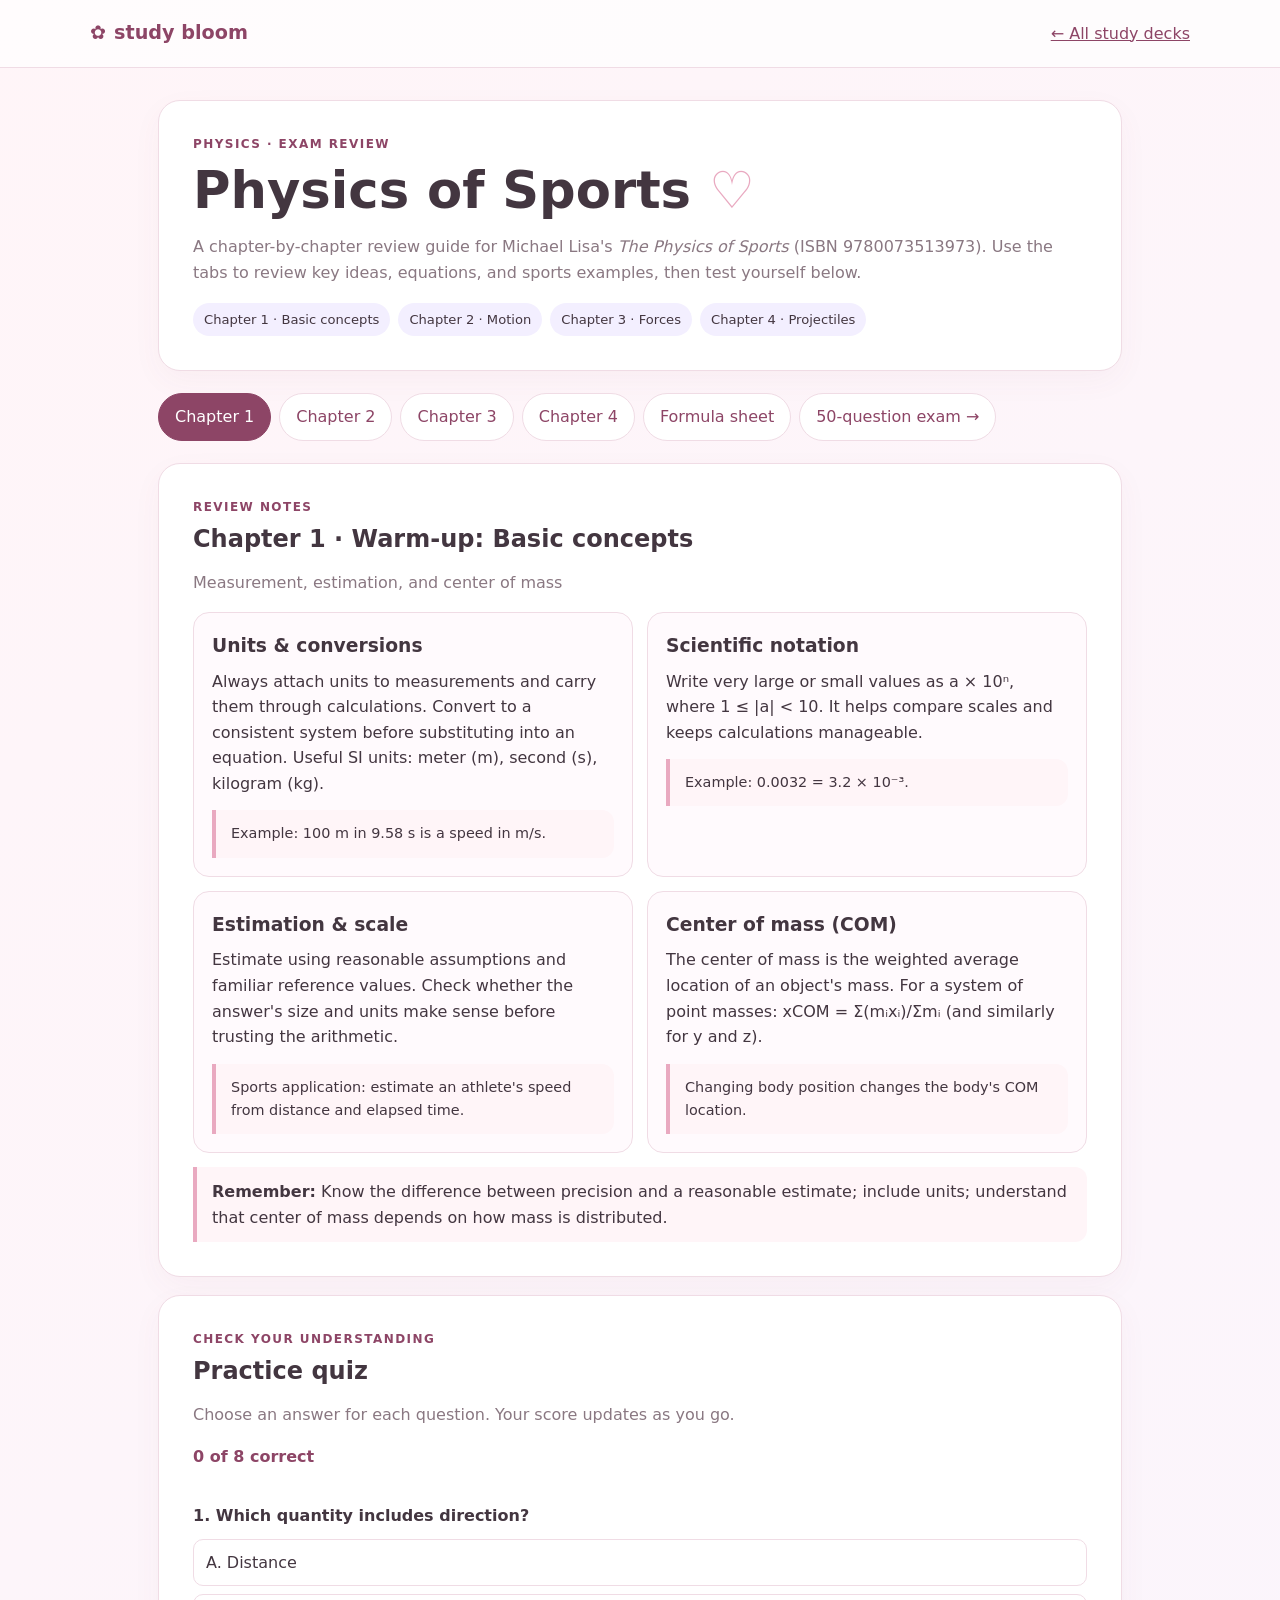
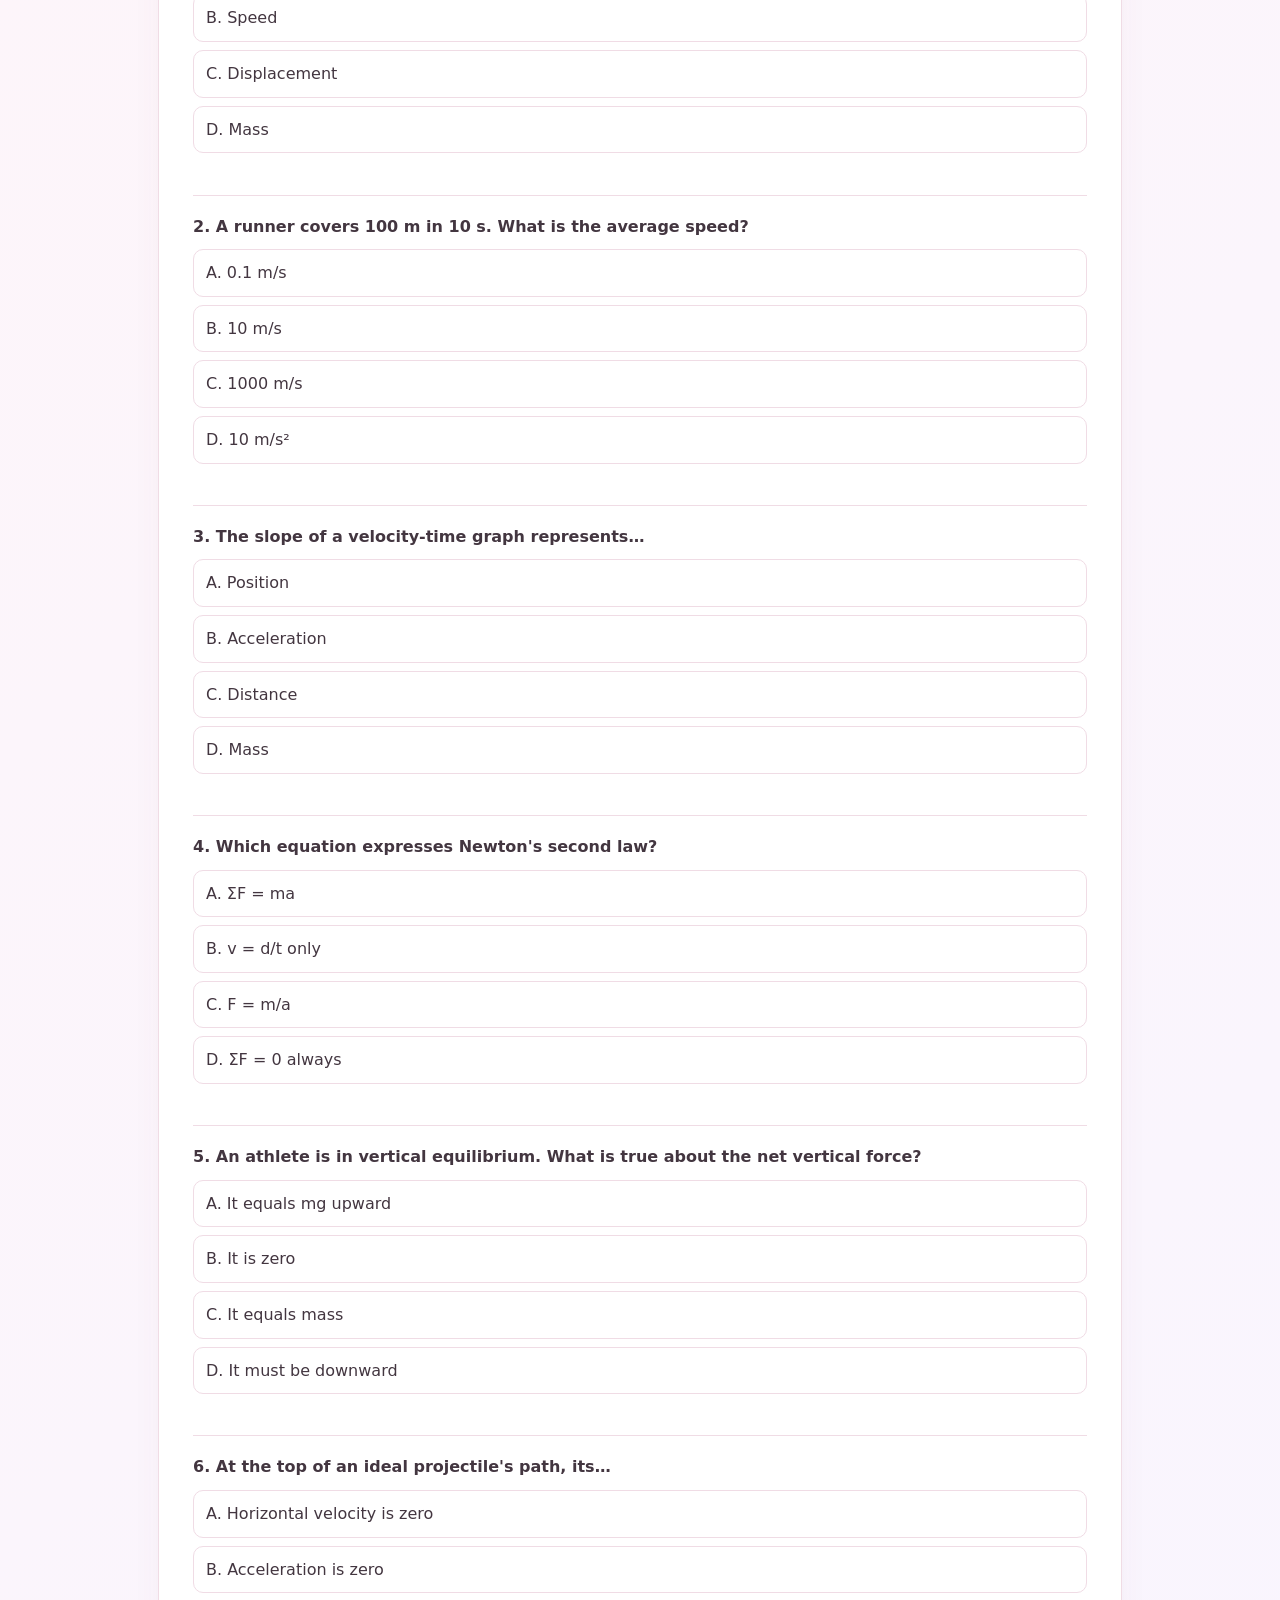
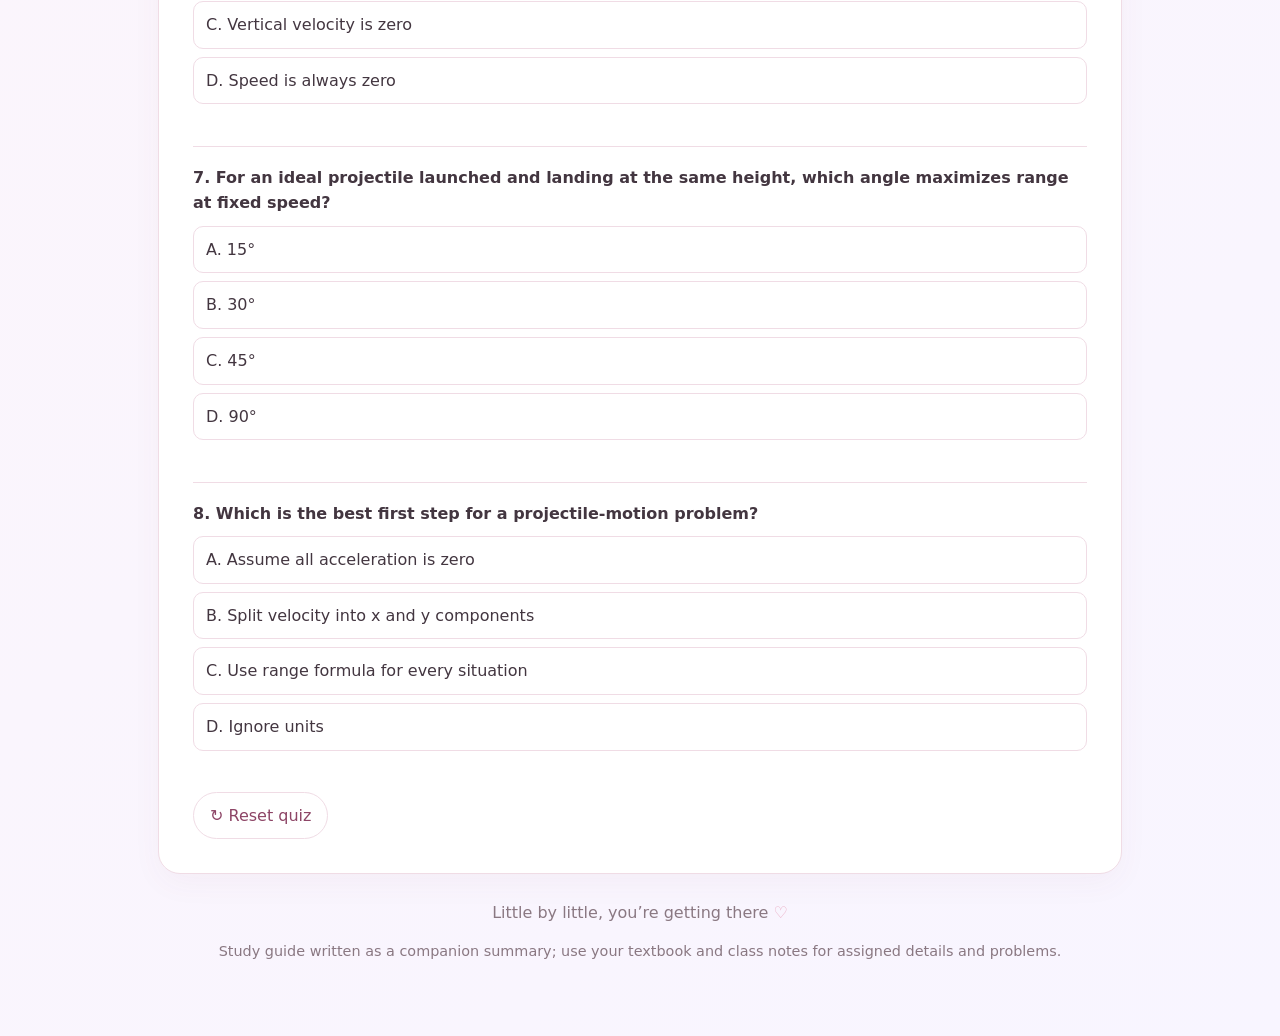
<file: physics.html>
<!doctype html>
<html lang="en">
<head>
<meta charset="utf-8"><meta name="viewport" content="width=device-width,initial-scale=1">
<meta name="theme-color" content="#fff5f8">
<title>Study Bloom | Physics of Sports Review</title>
<style>
:root{--pink:#e9a9c0;--deep:#8d4566;--ink:#433640;--muted:#8a7882;--paper:#fffafd;--line:#f0dce5;--lav:#f3efff;--mint:#eaf7f0}
*{box-sizing:border-box}body{margin:0;background:linear-gradient(135deg,#fff5f8,#f8f5ff);font:16px/1.6 system-ui,-apple-system,sans-serif;color:var(--ink)}header{padding:18px max(22px,calc((100% - 1100px)/2));display:flex;justify-content:space-between;align-items:center;border-bottom:1px solid var(--line);background:#ffffffb8}.brand{color:var(--deep);font-weight:800;text-decoration:none;font-size:1.2rem}.brand span{margin-right:8px}header a.back{color:var(--deep)}main{max-width:1000px;margin:32px auto;padding:0 18px}.hero,.panel{background:#fff;border:1px solid var(--line);border-radius:22px;padding:clamp(20px,4vw,34px);box-shadow:0 10px 30px #8d45660b}.eyebrow{color:var(--deep);letter-spacing:.12em;font-size:.75rem;font-weight:800;margin:0 0 8px}h1{font-size:clamp(2rem,5vw,3.2rem);line-height:1.1;margin:0 0 12px}h2{margin:0 0 12px;line-height:1.2}h3{margin:0 0 8px}.muted{color:var(--muted)}.chips{display:flex;gap:8px;flex-wrap:wrap;margin-top:18px}.chip{background:var(--lav);padding:6px 11px;border-radius:999px;font-size:.82rem}.tabs{display:flex;gap:8px;flex-wrap:wrap;margin:22px 0}.tab,button{font:inherit;cursor:pointer}.tab{border:1px solid var(--line);border-radius:999px;background:#fff;color:var(--deep);padding:10px 16px}.tab.active,button.primary{background:var(--deep);color:white;border-color:var(--deep)}.grid{display:grid;grid-template-columns:repeat(2,minmax(0,1fr));gap:14px}.concept{border:1px solid var(--line);border-radius:16px;padding:18px;background:var(--paper)}.concept p{margin:8px 0 0}.formula{font-family:ui-monospace,SFMono-Regular,Consolas,monospace;background:var(--lav);border-radius:10px;padding:10px 12px;margin:10px 0;font-size:1.05rem;overflow-wrap:anywhere}.callout{border-left:4px solid var(--pink);background:#fff5f8;padding:12px 15px;border-radius:0 12px 12px 0;margin-top:14px}.quiz-question{padding:18px 0;border-bottom:1px solid var(--line)}.quiz-question:last-child{border:0}.answers{display:grid;gap:8px;margin-top:10px}.answer{background:#fff;border:1px solid var(--line);border-radius:10px;padding:10px 12px;text-align:left;color:var(--ink)}.answer.correct{border-color:#6da98a;background:var(--mint)}.answer.wrong{border-color:#d68191;background:#fff0f2}.feedback{font-size:.9rem;color:var(--deep);margin-top:6px;min-height:1.2em}.score{font-weight:800;color:var(--deep)}.footer{text-align:center;color:var(--muted);padding:26px}.small{font-size:.9rem}@media(max-width:650px){.grid{grid-template-columns:1fr}header{gap:12px;flex-wrap:wrap}.tabs{gap:6px}.tab{padding:8px 12px}}
</style></head>
<body>
<header><a class="brand" href="index.html"><span>✿</span>study bloom</a><a class="back" href="index.html">← All study decks</a></header>
<main>
<section class="hero"><p class="eyebrow">PHYSICS · EXAM REVIEW</p><h1>Physics of Sports <span style="color:var(--pink)">♡</span></h1><p class="muted">A chapter-by-chapter review guide for Michael Lisa's <em>The Physics of Sports</em> (ISBN 9780073513973). Use the tabs to review key ideas, equations, and sports examples, then test yourself below.</p><div class="chips"><span class="chip">Chapter 1 · Basic concepts</span><span class="chip">Chapter 2 · Motion</span><span class="chip">Chapter 3 · Forces</span><span class="chip">Chapter 4 · Projectiles</span></div></section>
<nav class="tabs" aria-label="Chapters"><button class="tab active" data-ch="0">Chapter 1</button><button class="tab" data-ch="1">Chapter 2</button><button class="tab" data-ch="2">Chapter 3</button><button class="tab" data-ch="3">Chapter 4</button><button class="tab" data-ch="4">Formula sheet</button><a class="tab" href="physics-exam.html" style="text-decoration:none;display:inline-flex;align-items:center">50-question exam →</a></nav>
<section id="chapter" class="panel" aria-live="polite"></section>
<section class="panel" style="margin-top:18px"><p class="eyebrow">CHECK YOUR UNDERSTANDING</p><h2>Practice quiz</h2><p class="muted">Choose an answer for each question. Your score updates as you go.</p><p class="score" id="score">0 of 8 correct</p><div id="quiz"></div><button class="tab" id="retry">↻ Reset quiz</button></section>
<div class="footer">Little by little, you’re getting there <span style="color:var(--pink)">♡</span><p class="small">Study guide written as a companion summary; use your textbook and class notes for assigned details and problems.</p></div>
</main>
<script>
const chapters=[
{title:"Chapter 1 · Warm-up: Basic concepts",subtitle:"Measurement, estimation, and center of mass",cards:[
["Units & conversions","Always attach units to measurements and carry them through calculations. Convert to a consistent system before substituting into an equation. Useful SI units: meter (m), second (s), kilogram (kg).","Example: 100 m in 9.58 s is a speed in m/s."],
["Scientific notation","Write very large or small values as a × 10ⁿ, where 1 ≤ |a| < 10. It helps compare scales and keeps calculations manageable.","Example: 0.0032 = 3.2 × 10⁻³."],
["Estimation & scale","Estimate using reasonable assumptions and familiar reference values. Check whether the answer's size and units make sense before trusting the arithmetic.","Sports application: estimate an athlete's speed from distance and elapsed time."],
["Center of mass (COM)","The center of mass is the weighted average location of an object's mass. For a system of point masses: xCOM = Σ(mᵢxᵢ)/Σmᵢ (and similarly for y and z).","Changing body position changes the body's COM location." ]],take:"Know the difference between precision and a reasonable estimate; include units; understand that center of mass depends on how mass is distributed."},
{title:"Chapter 2 · Racing, mathematically",subtitle:"One-dimensional kinematics: position, velocity, and acceleration",cards:[
["Distance vs. displacement","Distance is total path length (a scalar). Displacement is final position minus initial position (a signed quantity in 1D). They are not always equal.","A runner completing one lap has positive distance but zero net displacement."],
["Speed vs. velocity","Average speed = total distance / elapsed time. Average velocity = displacement / elapsed time. Velocity includes direction.","A swimmer's average speed over a race differs from average velocity if they turn around."],
["Acceleration","Acceleration describes how velocity changes over time: a = Δv/Δt. It can be positive or negative depending on the chosen coordinate direction; negative acceleration does not always mean slowing down.","A sprinter accelerates out of the starting blocks."],
["Constant-acceleration motion","Use these equations only when acceleration is constant. Choose a positive direction first and keep signs consistent.","For vertical motion near Earth, g ≈ 9.8 m/s² downward." ]],take:"Read position-time and velocity-time graphs: slope of position-time is velocity; slope of velocity-time is acceleration; area under velocity-time is displacement."},
{title:"Chapter 3 · Net force: Dwight Howard illustrates",subtitle:"Newton's laws, free-body diagrams, and friction",cards:[
["Newton's First Law","An object's velocity remains constant unless a nonzero net external force acts on it. Equilibrium means the vector sum of forces is zero.","A player standing still has forces balanced: ground support upward and weight downward."],
["Newton's Second Law","The net force determines acceleration: ΣF = ma. Acceleration points in the direction of the net force.","A larger net force gives greater acceleration for the same mass."],
["Newton's Third Law","Forces occur in equal-and-opposite pairs acting on different objects. They do not cancel on one object's free-body diagram.","A jumper pushes down on the floor; the floor pushes up on the jumper."],
["Weight, normal force & friction","Weight near Earth's surface is mg downward. Normal force is perpendicular to a contact surface. Friction acts along the surface and opposes relative slipping or its tendency.","For dry friction, maximum static friction is often modeled as μsN; kinetic friction as μkN."],
["Free-body diagrams","Isolate one object and draw only external forces acting on it. Resolve angled forces into components when needed; then apply ΣFx=max and ΣFy=may.","Do not draw action-reaction partner forces on the same object's diagram." ]],take:"Mass is measured in kg; weight is a force in newtons. Forces are vectors, so add components rather than just magnitudes. Centripetal force is the net inward force, not a separate new force."},
{title:"Chapter 4 · Punts, the Fosbury Flop, and other projectile motions",subtitle:"Two-dimensional motion under gravity",cards:[
["Separate horizontal and vertical motion","Treat x and y components independently, linked by the same elapsed time. If air resistance is neglected, horizontal acceleration is zero and vertical acceleration is −g when up is positive.","A kicked ball's horizontal velocity stays constant in the ideal model while its vertical velocity changes."],
["Projectile equations","For launch speed v₀ and angle θ: v₀x = v₀ cos θ and v₀y = v₀ sin θ. Then x = x₀ + v₀x t; y = y₀ + v₀y t − ½gt².","At the highest point, vertical velocity is zero; horizontal velocity is not zero."],
["Hang time & range","For launch and landing at the same height: T = 2v₀sinθ/g and R = v₀²sin(2θ)/g. These ideal results assume no air resistance and level launch/landing heights.","For fixed launch speed on level ground, the ideal range is greatest at 45°."],
["Different launch and landing heights","When the landing height differs, solve the vertical position equation for the positive time, then use horizontal motion to find range. Do not blindly use the same-height formulas.","A punt launched above the field has a different flight time than one landing at launch height."],
["Athletes as projectiles","The athlete's center of mass follows a projectile path approximately when airborne, even while the body changes shape. Body positioning can change clearance without changing the COM trajectory itself.","In a high jump, arching over the bar helps the body clear it." ]],take:"Choose axes and signs, split launch velocity into components, use vertical motion to find time, then use horizontal motion for range. State assumptions such as negligible air resistance."},
{title:"Formula sheet · Chapters 1–4",subtitle:"Core relationships to know and when they apply",cards:[
["Center of mass","xCOM = Σ(mᵢxᵢ) / Σmᵢ","Weighted average position of a system."],
["Average speed & velocity","speed = total distance / Δt; vavg = Δx / Δt","Speed uses distance; velocity uses displacement."],
["Acceleration","a = Δv / Δt","Rate of change of velocity."],
["Constant acceleration","v = v₀ + at; x = x₀ + v₀t + ½at²; v² = v₀² + 2aΔx","Use only for constant acceleration."],
["Newton's second law","ΣF = ma; weight = mg","Use net force, not a single force unless it is the only one."],
["Friction model","fs ≤ μsN; fk ≈ μkN","Approximate dry-friction models; static friction adjusts up to its maximum."],
["Projectile components","v₀x = v₀cosθ; v₀y = v₀sinθ","Angle measured from horizontal."],
["Projectile path","x = x₀ + v₀x t; y = y₀ + v₀y t − ½gt²","Assumes gravity is the only acceleration and up is positive."],
["Same-height range","T = 2v₀sinθ/g; R = v₀²sin(2θ)/g","Level launch/landing; no air resistance."]
],take:"Use g ≈ 9.8 m/s² near Earth's surface. Check units, signs, and assumptions before calculating."}
];
const questions=[
{q:"Which quantity includes direction?",a:["Distance","Speed","Displacement","Mass"],c:2,e:"Displacement is the change in position and has direction; distance is total path length."},
{q:"A runner covers 100 m in 10 s. What is the average speed?",a:["0.1 m/s","10 m/s","1000 m/s","10 m/s²"],c:1,e:"Average speed = distance / time = 100 / 10 = 10 m/s."},
{q:"The slope of a velocity-time graph represents…",a:["Position","Acceleration","Distance","Mass"],c:1,e:"Acceleration is the rate of change of velocity, so it is the graph's slope."},
{q:"Which equation expresses Newton's second law?",a:["ΣF = ma","v = d/t only","F = m/a","ΣF = 0 always"],c:0,e:"The vector sum of external forces equals mass times acceleration."},
{q:"An athlete is in vertical equilibrium. What is true about the net vertical force?",a:["It equals mg upward","It is zero","It equals mass","It must be downward"],c:1,e:"Equilibrium means acceleration is zero, so the net force is zero."},
{q:"At the top of an ideal projectile's path, its…",a:["Horizontal velocity is zero","Acceleration is zero","Vertical velocity is zero","Speed is always zero"],c:2,e:"Only the vertical component of velocity is momentarily zero; gravity still acts."},
{q:"For an ideal projectile launched and landing at the same height, which angle maximizes range at fixed speed?",a:["15°","30°","45°","90°"],c:2,e:"R = v₀² sin(2θ)/g is largest when sin(2θ) = 1, so θ = 45°."},
{q:"Which is the best first step for a projectile-motion problem?",a:["Assume all acceleration is zero","Split velocity into x and y components","Use range formula for every situation","Ignore units"],c:1,e:"Resolve the initial velocity into components and analyze horizontal and vertical motion separately."}
];
const chapterEl=document.getElementById('chapter');
function renderChapter(n){document.querySelectorAll('.tab[data-ch]').forEach(b=>b.classList.toggle('active',Number(b.dataset.ch)===n));const ch=chapters[n];chapterEl.innerHTML='<p class="eyebrow">REVIEW NOTES</p><h2>'+ch.title+'</h2><p class="muted">'+ch.subtitle+'</p><div class="grid">'+ch.cards.map(c=>'<article class="concept"><h3>'+c[0]+'</h3><p>'+c[1]+'</p><div class="callout small">'+c[2]+'</div></article>').join('')+'</div><div class="callout"><strong>Remember:</strong> '+ch.take+'</div>'}
document.querySelectorAll('.tab[data-ch]').forEach(b=>b.addEventListener('click',()=>renderChapter(Number(b.dataset.ch))));
let picked={};
function renderQuiz(){document.getElementById('quiz').innerHTML=questions.map((q,i)=>'<div class="quiz-question"><strong>'+ (i+1)+'. '+q.q+'</strong><div class="answers">'+q.a.map((a,j)=>'<button class="answer '+(picked[i]===j?(j===q.c?'correct':'wrong'):'')+'" data-q="'+i+'" data-a="'+j+'" '+(picked[i]!==undefined?'disabled':'')+'>'+String.fromCharCode(65+j)+'. '+a+'</button>').join('')+'</div><div class="feedback">'+(picked[i]!==undefined?q.e:'')+'</div></div>').join('');const score=questions.filter((q,i)=>picked[i]===q.c).length;document.getElementById('score').textContent=score+' of '+questions.length+' correct';document.querySelectorAll('.answer').forEach(b=>b.addEventListener('click',()=>{picked[Number(b.dataset.q)]=Number(b.dataset.a);renderQuiz()}))}
document.getElementById('retry').addEventListener('click',()=>{picked={};renderQuiz()});renderChapter(0);renderQuiz();
</script></body></html>
</file>
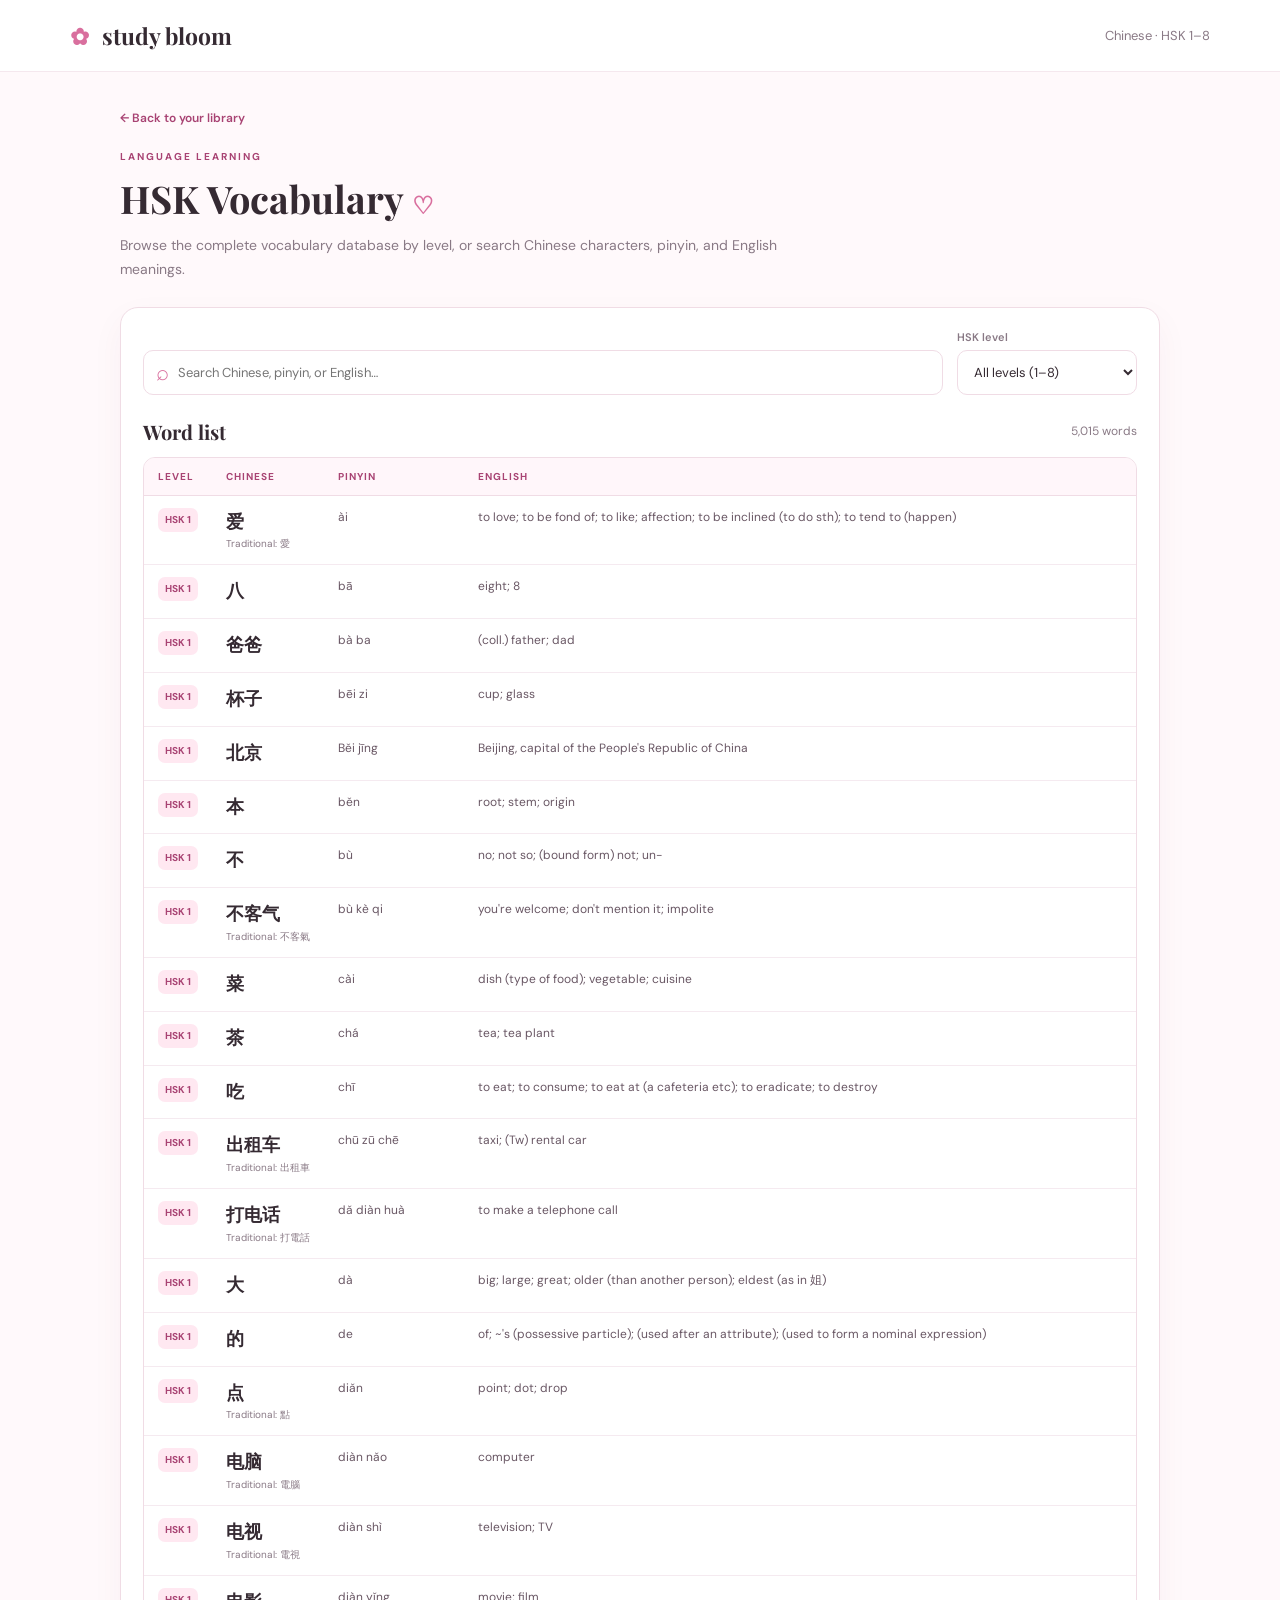
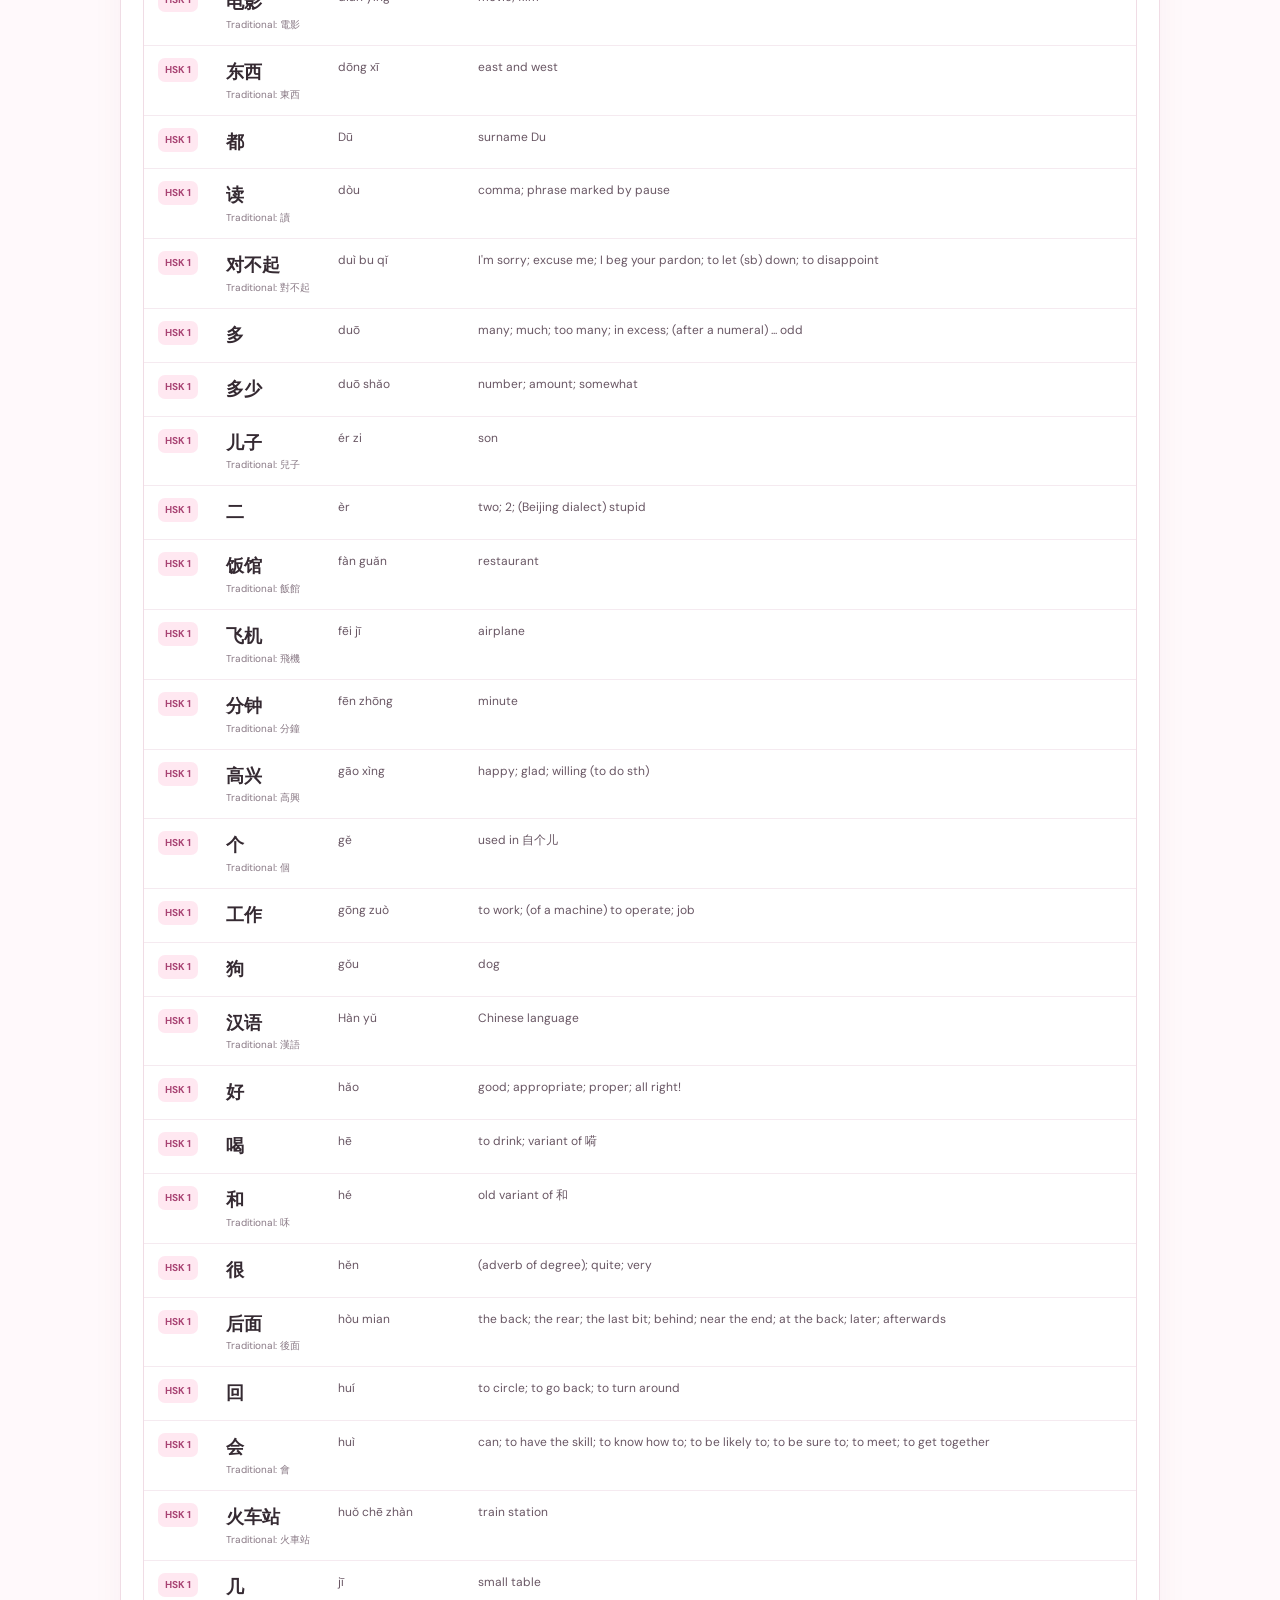
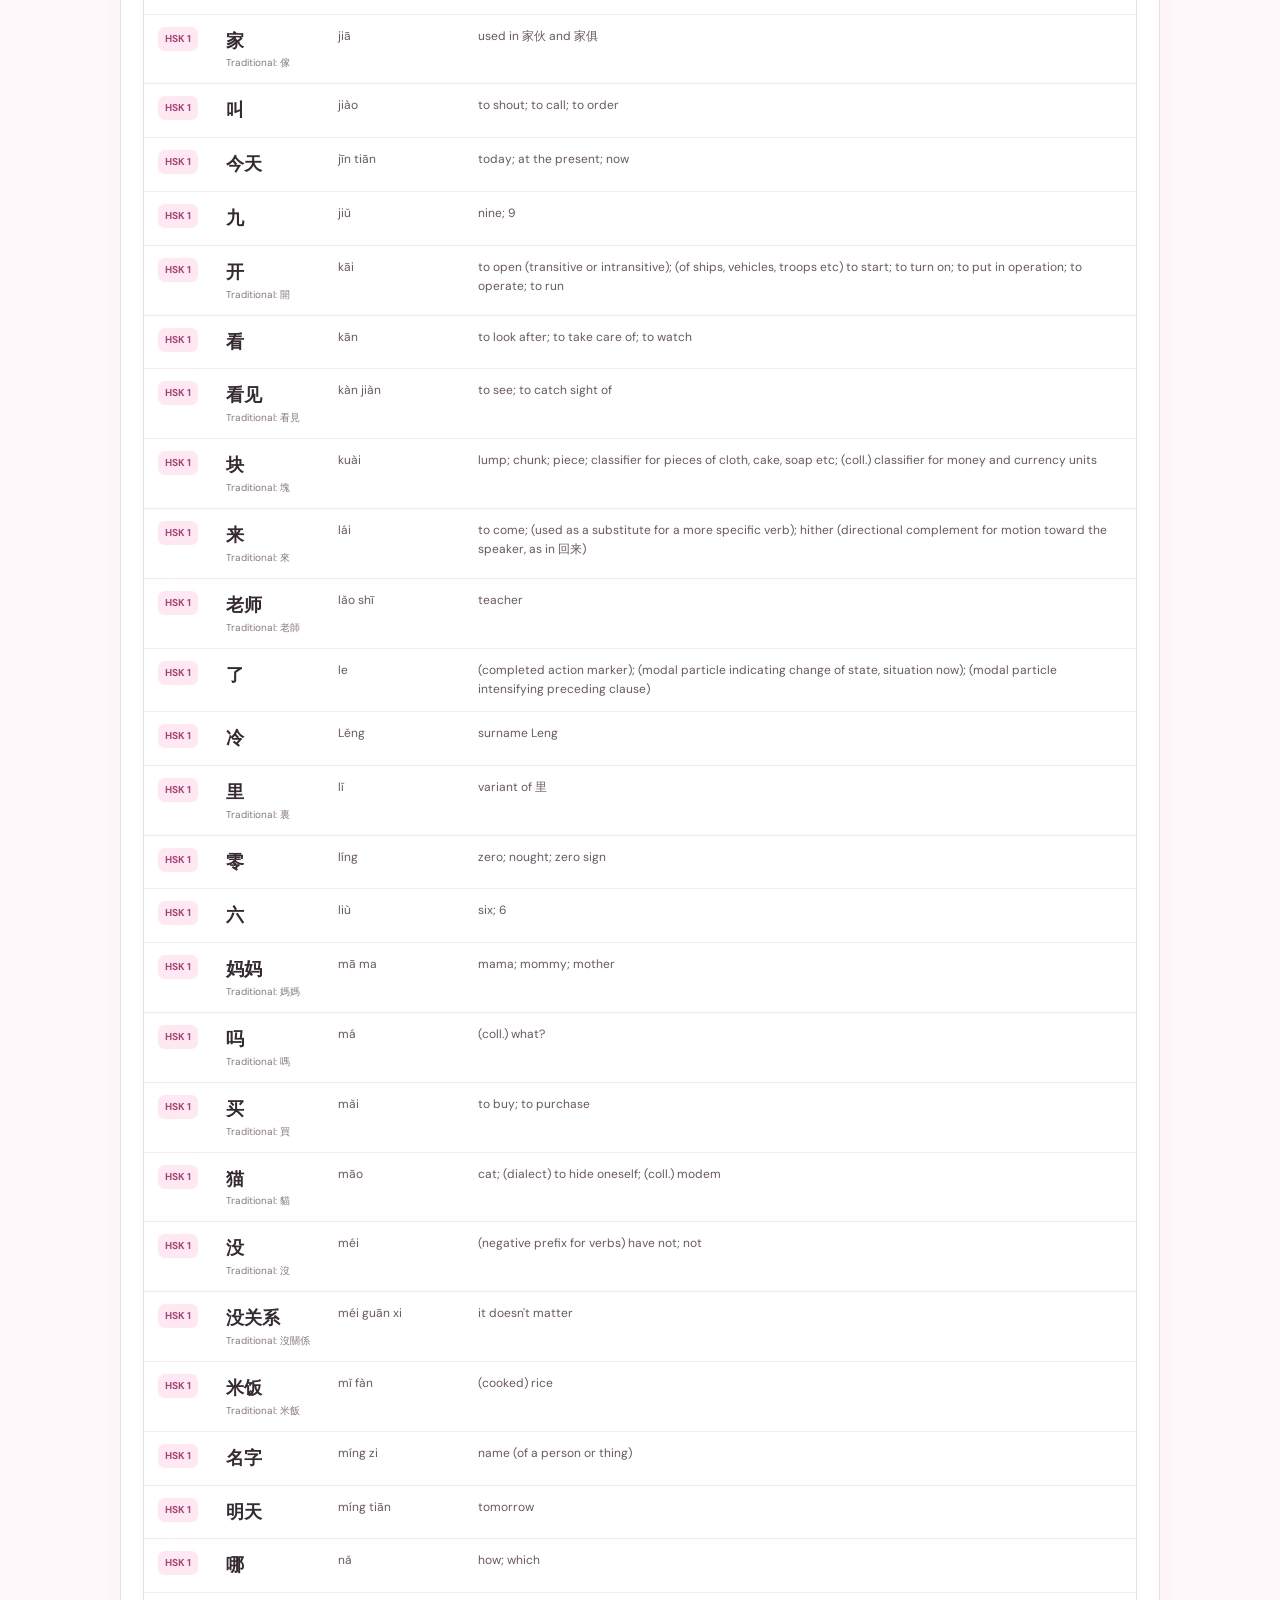
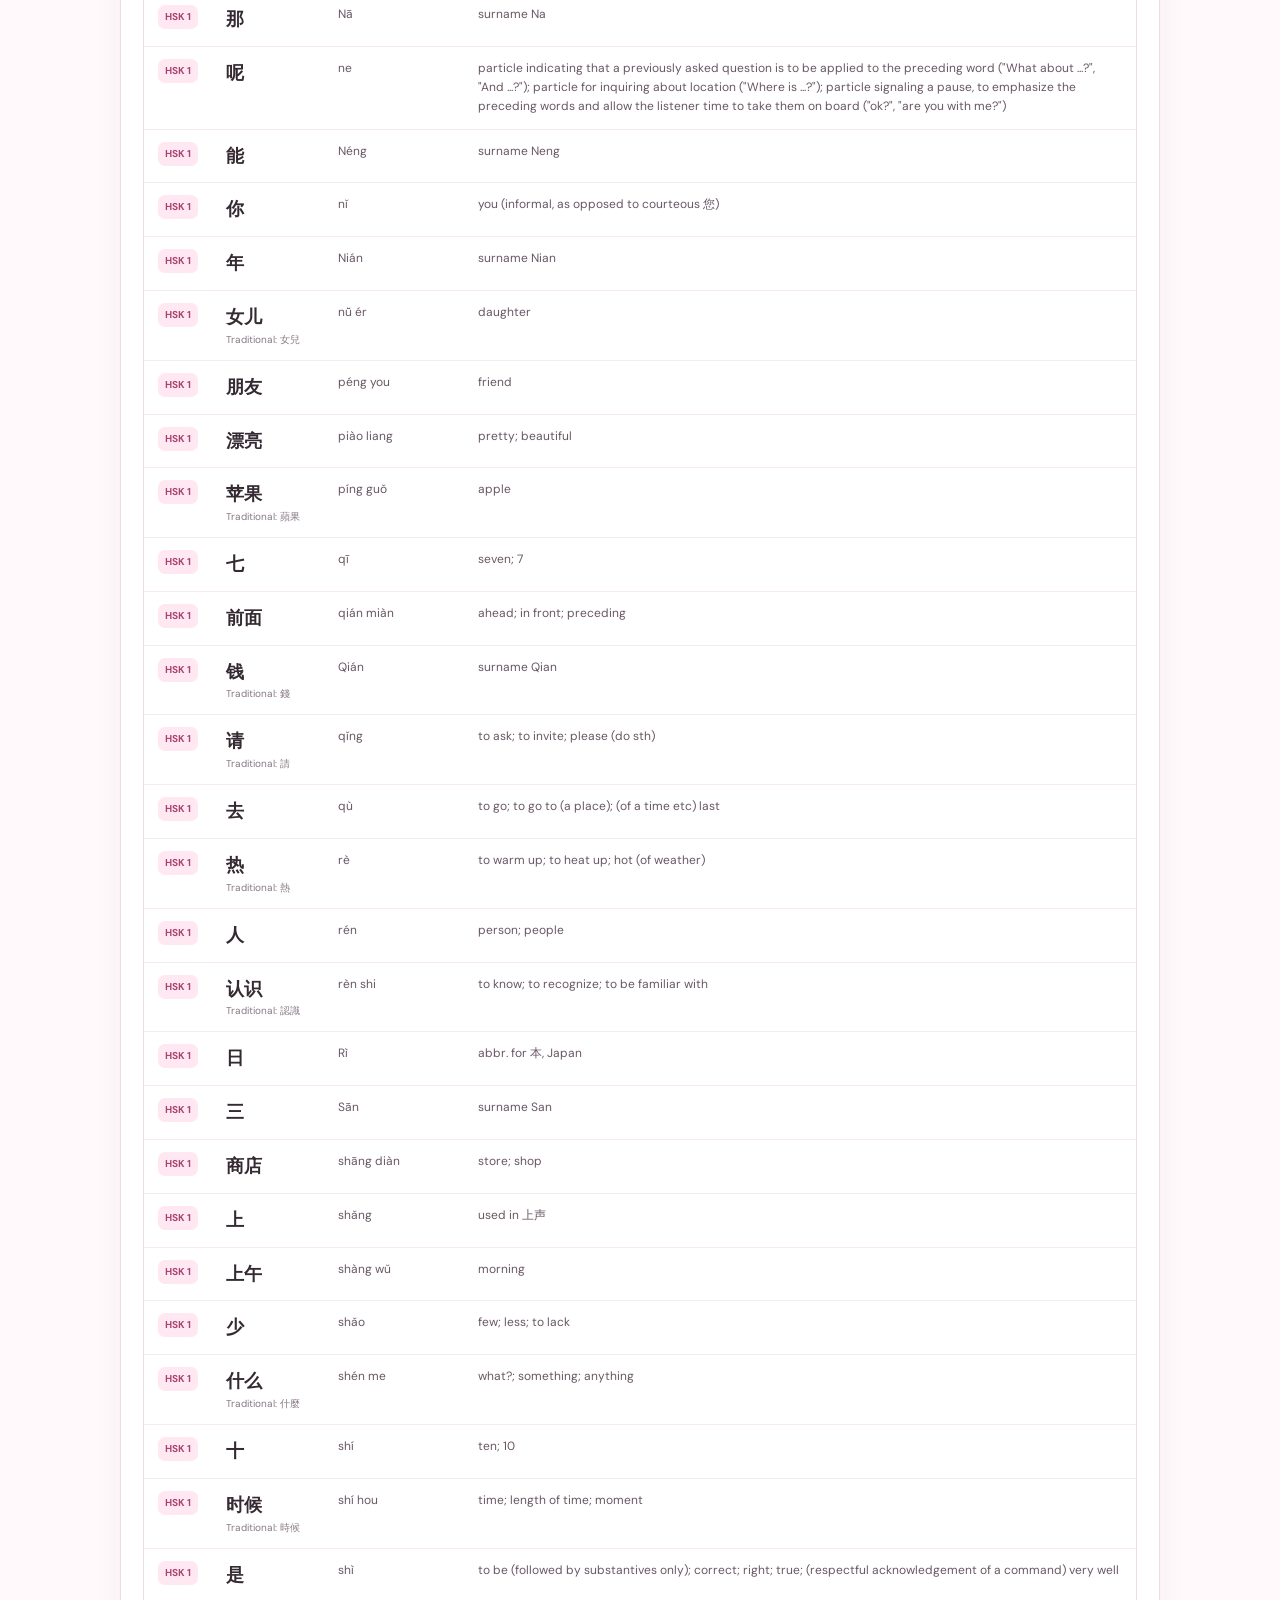
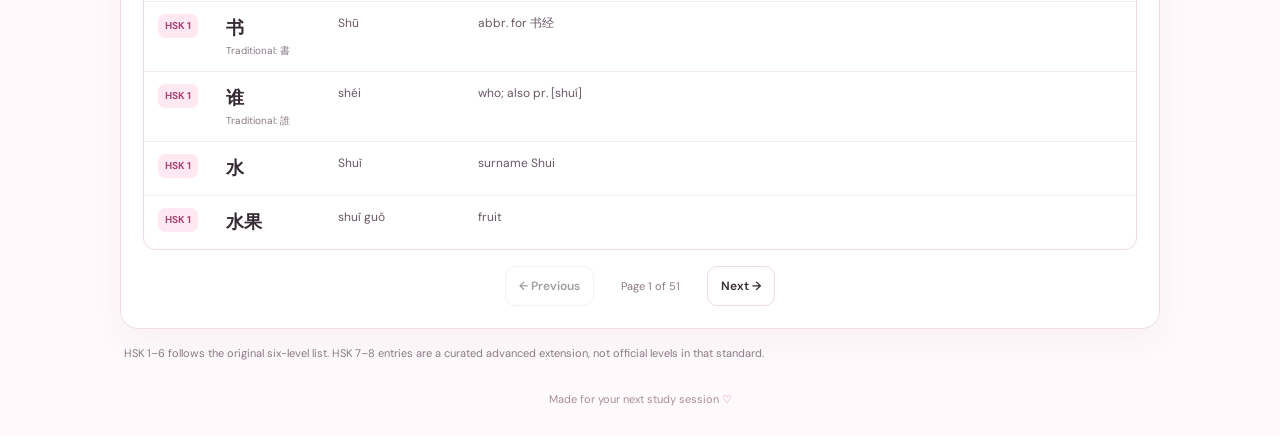
<file: vocabulary.html>
<!doctype html>
<html lang="en">
<head>
<meta charset="utf-8">
<meta name="viewport" content="width=device-width, initial-scale=1">
<meta name="theme-color" content="#fff5f8">
<title>HSK Vocabulary | Study Bloom</title>
<link rel="stylesheet" href="style.css">
<link rel="stylesheet" href="vocabulary.css">
</head>
<body>
<header class="topbar"><a class="brand" href="index.html"><span class="brand-icon">✿</span> study bloom</a><span class="top-note">Chinese · HSK 1–8</span></header>
<main class="vocabulary-page">
  <a class="back-link" href="index.html">← Back to your library</a>
  <section class="hsk-intro">
    <p class="eyebrow">LANGUAGE LEARNING</p>
    <h1>HSK Vocabulary <span>♡</span></h1>
    <p class="hsk-subtitle">Browse the complete vocabulary database by level, or search Chinese characters, pinyin, and English meanings.</p>
  </section>
  <section class="vocabulary-panel" aria-labelledby="word-list-title">
    <div class="vocabulary-controls">
      <label class="vocabulary-search" for="word-search"><span aria-hidden="true">⌕</span><input id="word-search" type="search" placeholder="Search Chinese, pinyin, or English…" autocomplete="off"></label>
      <label class="level-filter" for="level-filter">HSK level
        <select id="level-filter">
          <option value="all">All levels (1–8)</option>
          <option value="1">HSK 1</option><option value="2">HSK 2</option><option value="3">HSK 3</option><option value="4">HSK 4</option>
          <option value="5">HSK 5</option><option value="6">HSK 6</option><option value="7">HSK 7 · Extension</option><option value="8">HSK 8 · Extension</option>
        </select>
      </label>
    </div>
    <div class="vocabulary-summary"><h2 id="word-list-title">Word list</h2><span id="result-count" role="status" aria-live="polite">Loading vocabulary…</span></div>
    <div class="word-table-wrap">
      <table class="word-table">
        <thead><tr><th scope="col">Level</th><th scope="col">Chinese</th><th scope="col">Pinyin</th><th scope="col">English</th></tr></thead>
        <tbody id="word-list"><tr><td colspan="4" class="table-message">Loading vocabulary…</td></tr></tbody>
      </table>
    </div>
    <nav class="pagination" aria-label="Vocabulary pages">
      <button id="previous-page" type="button" class="soft-button">← Previous</button>
      <span id="page-label">Page 1</span>
      <button id="next-page" type="button" class="soft-button">Next →</button>
    </nav>
  </section>
  <p class="vocabulary-note">HSK 1–6 follows the original six-level list. HSK 7–8 entries are a curated advanced extension, not official levels in that standard.</p>
  <footer>Made for your next study session <span>♡</span></footer>
</main>
<script src="vocabulary.js"></script>
</body>
</html>
</file>
<file: style.css>
@import url('https://fonts.googleapis.com/css2?family=DM+Sans:wght@400;500;600;700&family=Playfair+Display:wght@600;700&display=swap');
:root{--pink:#d96f9e;--pink-dark:#a84373;--pink-soft:#ffe8f1;--ink:#352a32;--muted:#897985;--line:#f0dce5;--paper:#fff;--bg:#fff9fb}
*{box-sizing:border-box}body{margin:0;background:var(--bg);color:var(--ink);font-family:'DM Sans',sans-serif}.topbar{height:72px;padding:0 5.5%;display:flex;align-items:center;justify-content:space-between;border-bottom:1px solid #f5e8ee;background:#fff}.brand{font-family:'Playfair Display',serif;font-weight:700;font-size:23px;color:var(--ink);text-decoration:none}.brand-icon{color:var(--pink);margin-right:8px}.top-note{color:var(--muted);font-size:13px}.layout{max-width:1240px;margin:auto;display:grid;grid-template-columns:245px minmax(0,1fr);gap:54px;padding:44px 30px}.sidebar{border-right:1px solid var(--line);padding-right:26px;min-height:calc(100vh - 150px)}.eyebrow{font-size:10px;letter-spacing:2px;font-weight:700;color:var(--pink-dark);margin:0 0 10px}.sidebar h2,.all-cards h2{font:700 22px 'Playfair Display',serif;margin:0 0 24px}.subject{display:flex;width:100%;align-items:center;gap:10px;text-align:left;border:1px solid #f3cddd;background:var(--pink-soft);padding:13px;border-radius:14px;color:var(--ink);font:600 13px 'DM Sans';cursor:pointer}.subject>span:first-child{font-size:22px;color:var(--pink)}.subject small{font-weight:400;color:var(--muted);line-height:2}.subject b{margin-left:auto;color:var(--pink-dark)}.sidebar-tip{margin-top:35px;padding:15px;background:#fff;border:1px solid var(--line);border-radius:14px;display:flex;gap:10px;align-items:flex-start}.sidebar-tip>span{font-size:23px;color:var(--pink)}.sidebar-tip p{font-size:12px;line-height:1.7;color:var(--muted);margin:0}.sidebar-tip strong{color:var(--ink)}.small-note{font-size:11px;color:var(--muted);line-height:1.7;margin-top:22px}.small-note code{background:#f8eaf0;padding:2px 4px;border-radius:4px}.study{max-width:790px;width:100%;min-width:0}.heading-row,.list-heading{display:flex;justify-content:space-between;align-items:center;gap:15px}.h1,h1{font:700 clamp(26px,3vw,35px) 'Playfair Display',serif;margin:0}h1 span{font-family:'DM Sans';font-size:24px;color:var(--pink)}.subheading{margin:8px 0 0;color:var(--muted);font-size:13px}.streak{border:1px solid var(--line);background:#fff;border-radius:30px;padding:10px 14px;font-size:12px;color:var(--pink-dark);white-space:nowrap}.toolbar{display:flex;gap:9px;margin:27px 0 22px}.search{display:flex;align-items:center;gap:8px;border:1px solid var(--line);background:white;border-radius:10px;padding:0 12px;flex:1;min-width:100px;color:var(--pink);font-size:22px}.search input{border:0;outline:0;width:100%;font:13px 'DM Sans';padding:12px 0;color:var(--ink)}.soft-button,.nav-button{border:1px solid var(--line);background:#fff;border-radius:10px;padding:11px 13px;font:600 12px 'DM Sans';color:var(--ink);cursor:pointer;white-space:nowrap}.soft-button:hover,.nav-button:hover{border-color:var(--pink)}.progress-wrap{margin-bottom:13px}.progress-label{display:flex;justify-content:space-between;font-size:11px;color:var(--muted);margin-bottom:8px}.progress-track{height:5px;background:#f4e5ec;border-radius:9px;overflow:hidden}.progress-track div{height:100%;width:0;background:var(--pink);transition:width .25s}.flashcard{display:flex;flex-direction:column;justify-content:space-between;width:100%;min-height:330px;padding:22px 25px;border:1px solid #f1d3e0;border-radius:20px;background:linear-gradient(145deg,#fff 0%,#fff8fb 100%);box-shadow:0 12px 34px #7f31500b;text-align:left;color:var(--ink);cursor:pointer;transition:transform .18s,background .2s}.flashcard:hover{transform:translateY(-2px)}.flashcard.flipped{background:linear-gradient(145deg,#fff0f6,#fff)}.card-top,.card-bottom{display:flex;justify-content:space-between;gap:10px;color:var(--muted);font-size:10px;letter-spacing:1.3px}.card-top span:first-child{color:var(--pink-dark);font-weight:700}.card-center{display:flex;flex-direction:column;align-items:center;text-align:center;justify-content:center;gap:16px;padding:25px 8px}.sparkle{font-size:30px;color:var(--pink)}#cardText{font:700 clamp(23px,3.5vw,32px) 'Playfair Display',serif;line-height:1.4;max-width:600px}.flashcard.flipped #cardText{font:500 16px/1.85 'DM Sans',sans-serif;max-width:630px}.card-bottom{letter-spacing:.4px}.controls{display:flex;justify-content:space-between;margin-top:14px;gap:12px}.nav-button{padding:12px 18px}.nav-button.primary{background:var(--pink);color:white;border-color:var(--pink)}.nav-button.primary:hover{background:var(--pink-dark)}.recall{display:flex;justify-content:space-between;align-items:center;gap:12px;margin-top:24px;padding:16px 0;border-top:1px solid var(--line);border-bottom:1px solid var(--line)}.recall p{font-size:12px;font-weight:600;margin:0}.recall>div{display:flex;gap:8px}.recall-btn{padding:9px 12px;border-radius:9px;font:600 11px 'DM Sans';cursor:pointer}.nope{border:1px solid #e8d7e0;background:white;color:#8b6577}.yep{border:1px solid #f0c6d8;background:var(--pink-soft);color:var(--pink-dark)}.all-cards{margin-top:37px}.list-heading{margin-bottom:15px}.list-heading h2{margin-bottom:0}.list-heading>span{font-size:11px;color:var(--muted)}.term-list{display:grid;gap:8px}.term-row{display:flex;align-items:center;gap:12px;text-align:left;padding:13px 14px;border:1px solid var(--line);border-radius:11px;background:#fff;cursor:pointer;color:var(--ink)}.term-row:hover,.term-row.selected{border-color:#e7a6c3;background:#fff6fa}.term-row .number{font-size:11px;color:var(--pink-dark);min-width:22px}.term-row .term-name{font-size:12px;font-weight:600;flex:1}.term-row .status{font-size:12px;color:var(--pink)}.term-row .term-def{font-size:11px;line-height:1.6;color:var(--muted);margin-top:5px;font-weight:400}.term-row.mastered .term-name{text-decoration:line-through;text-decoration-color:#d96f9e}footer{text-align:center;color:#a58e9b;font-size:11px;padding:35px 0 5px}footer span{color:var(--pink)}.empty{padding:22px;text-align:center;color:var(--muted);font-size:13px}@media(max-width:760px){.layout{grid-template-columns:1fr;gap:25px;padding:25px 17px}.sidebar{border-right:0;border-bottom:1px solid var(--line);min-height:auto;padding:0 0 20px}.sidebar h2{margin-bottom:14px}.sidebar-tip,.small-note{display:none}.subject{max-width:340px}.topbar{padding:0 18px}.top-note{font-size:11px}.toolbar{flex-wrap:wrap}.search{flex-basis:100%}.flashcard{min-height:310px}.heading-row{align-items:flex-start}.streak{font-size:10px;padding:8px}.recall{align-items:flex-start;flex-direction:column}.recall>div{width:100%}.recall-btn{flex:1}}
/* Pink confetti celebration when a card is mastered */
.confetti-layer{position:fixed;inset:0;overflow:hidden;pointer-events:none;z-index:9999}
.confetti-piece{position:absolute;top:-32px;font-size:clamp(14px,2vw,24px);opacity:0;animation:confetti-fall 2.2s cubic-bezier(.15,.65,.3,1) var(--delay) forwards;filter:drop-shadow(0 2px 2px #a8437320)}
.confetti-piece:nth-child(5n+1){color:#d96f9e}.confetti-piece:nth-child(5n+2){color:#f2b8d0}.confetti-piece:nth-child(5n+3){color:#a84373}.confetti-piece:nth-child(5n+4){color:#e6a85c}.confetti-piece:nth-child(5n){color:#9e9acb}
@keyframes confetti-fall{0%{transform:translate3d(0,-10px,0) rotate(0);opacity:0}8%{opacity:1}100%{transform:translate3d(var(--drift),var(--fall-distance),0) rotate(var(--spin));opacity:0}}
@media(prefers-reduced-motion:reduce){.confetti-piece{animation:none!important}.confetti-layer{display:none}}
</file>
<file: chinese-game.css>
.hsk-page{max-width:1120px;margin:0 auto;padding:28px 28px 40px}.back-link{display:inline-block;color:var(--pink-dark);font-size:12px;text-decoration:none;margin-bottom:24px}.hsk-intro{margin-bottom:24px}.hsk-intro h1{font-size:clamp(28px,4vw,39px)}.hsk-intro h1 span{color:var(--pink)}.hsk-subtitle{color:var(--muted);font-size:14px;line-height:1.7;max-width:650px}.game-panel{background:#fff;border:1px solid var(--line);border-radius:20px;padding:22px;box-shadow:0 12px 34px #7f31500b}.game-settings{display:grid;grid-template-columns:1fr 1.5fr auto;gap:12px;align-items:end}.game-settings label{display:grid;gap:7px;font-size:11px;font-weight:700;color:var(--muted)}.game-settings select{min-width:0;width:100%;padding:11px;border:1px solid var(--line);border-radius:10px;background:#fff;color:var(--ink);font:12px 'DM Sans',sans-serif}.game-stats{display:flex;gap:28px;padding:20px 0 14px;border-bottom:1px solid var(--line);margin-bottom:14px}.game-stats div{display:grid;gap:3px}.game-stats div>span:last-child{font-size:10px;color:var(--muted)}.stat-number{font:700 21px 'Playfair Display',serif;color:var(--pink-dark)}.game-instructions{font-size:12px;color:var(--muted);line-height:1.7}.game-board{display:grid;grid-template-columns:repeat(4,minmax(0,1fr));gap:10px;margin-top:16px}.match-card{min-height:112px;display:flex;flex-direction:column;justify-content:center;align-items:center;gap:8px;text-align:center;padding:12px 9px;border:1px solid #f1d3e0;border-radius:13px;background:linear-gradient(145deg,#fff,#fff8fb);color:var(--ink);cursor:pointer;transition:transform .15s,border-color .15s,background .15s}.match-card:hover{transform:translateY(-2px);border-color:#e7a6c3}.match-card.chosen{background:#ffe8f1;border:2px solid var(--pink);padding:11px 8px}.match-card.matched{background:#f0f8ef;border-color:#a9d0a2;color:#376b3c;cursor:default}.match-main{font-size:clamp(14px,1.8vw,19px);font-weight:700;line-height:1.45;overflow-wrap:anywhere}.match-card[data-side="a"] .match-main{font-family:'Noto Sans SC','Microsoft YaHei',sans-serif;font-size:clamp(18px,2vw,23px)}.match-card[data-side="b"] .match-main{font-size:13px;font-weight:600}.match-sub{font-size:10px;color:var(--muted);line-height:1.45}.match-card.matched .match-sub{color:#528250}.game-message{min-height:44px;display:flex;align-items:center;margin-top:16px;padding:12px 14px;background:#fff6fa;border-radius:10px;color:var(--pink-dark);font-size:12px;line-height:1.6}.game-bottom{display:flex;align-items:center;justify-content:space-between;gap:10px;margin-top:14px}.game-bottom>span{font-size:10px;color:var(--muted)}.sentence-help{margin-top:32px}.sentence-help h2{font:700 23px 'Playfair Display',serif}.help-grid{display:grid;grid-template-columns:repeat(3,1fr);gap:12px}.help-grid article{padding:18px;border:1px solid var(--line);background:#fff;border-radius:14px}.help-grid article>span{font:700 22px 'Noto Sans SC',sans-serif;color:var(--pink)}.help-grid h3{font-size:13px;margin:10px 0 7px}.help-grid p{font-size:11px;line-height:1.7;color:var(--muted);margin:0}@media(max-width:700px){.hsk-page{padding:22px 15px}.game-panel{padding:15px}.game-settings{grid-template-columns:1fr}.game-settings .soft-button{width:100%}.game-board{grid-template-columns:repeat(2,minmax(0,1fr));gap:8px}.match-card{min-height:104px}.game-stats{gap:18px}.help-grid{grid-template-columns:1fr}.game-bottom{align-items:flex-start;flex-direction:column}}
</file>
<file: vocabulary.css>
.vocabulary-page{max-width:1100px;margin:auto;padding:34px 30px 25px}.back-link{display:inline-block;color:var(--pink-dark);text-decoration:none;font-size:12px;font-weight:600;margin-bottom:24px}.hsk-intro{margin-bottom:25px}.hsk-intro h1{font:700 clamp(28px,4vw,38px) 'Playfair Display',serif;margin:0}.hsk-intro h1 span{font-family:'DM Sans';font-size:24px;color:var(--pink)}.hsk-subtitle{color:var(--muted);font-size:14px;line-height:1.7;margin:10px 0 0;max-width:670px}.vocabulary-panel{background:#fff;border:1px solid var(--line);border-radius:18px;padding:22px;box-shadow:0 12px 34px #7f31500b}.vocabulary-controls{display:flex;gap:14px;align-items:end}.vocabulary-search{display:flex;align-items:center;gap:9px;border:1px solid var(--line);background:#fff;border-radius:10px;padding:0 12px;flex:1;min-width:180px;color:var(--pink);font-size:22px}.vocabulary-search input{border:0;outline:0;width:100%;font:13px 'DM Sans';padding:13px 0;color:var(--ink)}.level-filter{display:grid;gap:6px;font-size:11px;font-weight:600;color:var(--muted);min-width:180px}.level-filter select{border:1px solid var(--line);background:#fff;border-radius:10px;padding:12px;font:13px 'DM Sans';color:var(--ink)}.vocabulary-summary{display:flex;align-items:center;justify-content:space-between;gap:12px;margin:23px 0 12px}.vocabulary-summary h2{font:700 20px 'Playfair Display',serif;margin:0}.vocabulary-summary span{font-size:12px;color:var(--muted)}.word-table-wrap{overflow:auto;border:1px solid var(--line);border-radius:12px}.word-table{width:100%;border-collapse:collapse;text-align:left}.word-table th{position:sticky;top:0;background:#fff6fa;color:var(--pink-dark);font-size:10px;letter-spacing:1px;text-transform:uppercase;padding:12px 14px;border-bottom:1px solid var(--line)}.word-table td{padding:12px 14px;border-bottom:1px solid #f5eaf0;vertical-align:top;font-size:12px;line-height:1.6}.word-table tr:last-child td{border-bottom:0}.word-table tbody tr:hover{background:#fffafd}.level-badge{display:inline-block;background:var(--pink-soft);color:var(--pink-dark);padding:4px 7px;border-radius:7px;font-size:10px;font-weight:700;white-space:nowrap}.chinese-word{font-size:18px!important;font-weight:600;white-space:nowrap}.traditional-word{display:block;font-size:10px;color:var(--muted);font-weight:400}.pinyin-word{min-width:140px;color:#695764}.english-meaning{min-width:250px;color:#695764}.table-message{text-align:center!important;color:var(--muted);padding:30px!important}.pagination{display:flex;justify-content:center;align-items:center;gap:14px;margin-top:16px}.pagination span{font-size:11px;color:var(--muted);min-width:85px;text-align:center}.pagination button:disabled{opacity:.45;cursor:default}.vocabulary-note{font-size:11px;color:var(--muted);line-height:1.7;margin:15px 4px 0}.vocabulary-page footer{text-align:center;color:#a58e9b;font-size:11px;padding:30px 0 5px}.vocabulary-page footer span{color:var(--pink)}@media(max-width:640px){.vocabulary-page{padding:24px 15px}.vocabulary-panel{padding:15px}.vocabulary-controls{align-items:stretch;flex-direction:column;gap:10px}.level-filter{min-width:0}.word-table th,.word-table td{padding:10px}.word-table th{font-size:9px}.english-meaning{min-width:190px}.pinyin-word{min-width:115px}.chinese-word{font-size:16px!important}}
</file>
